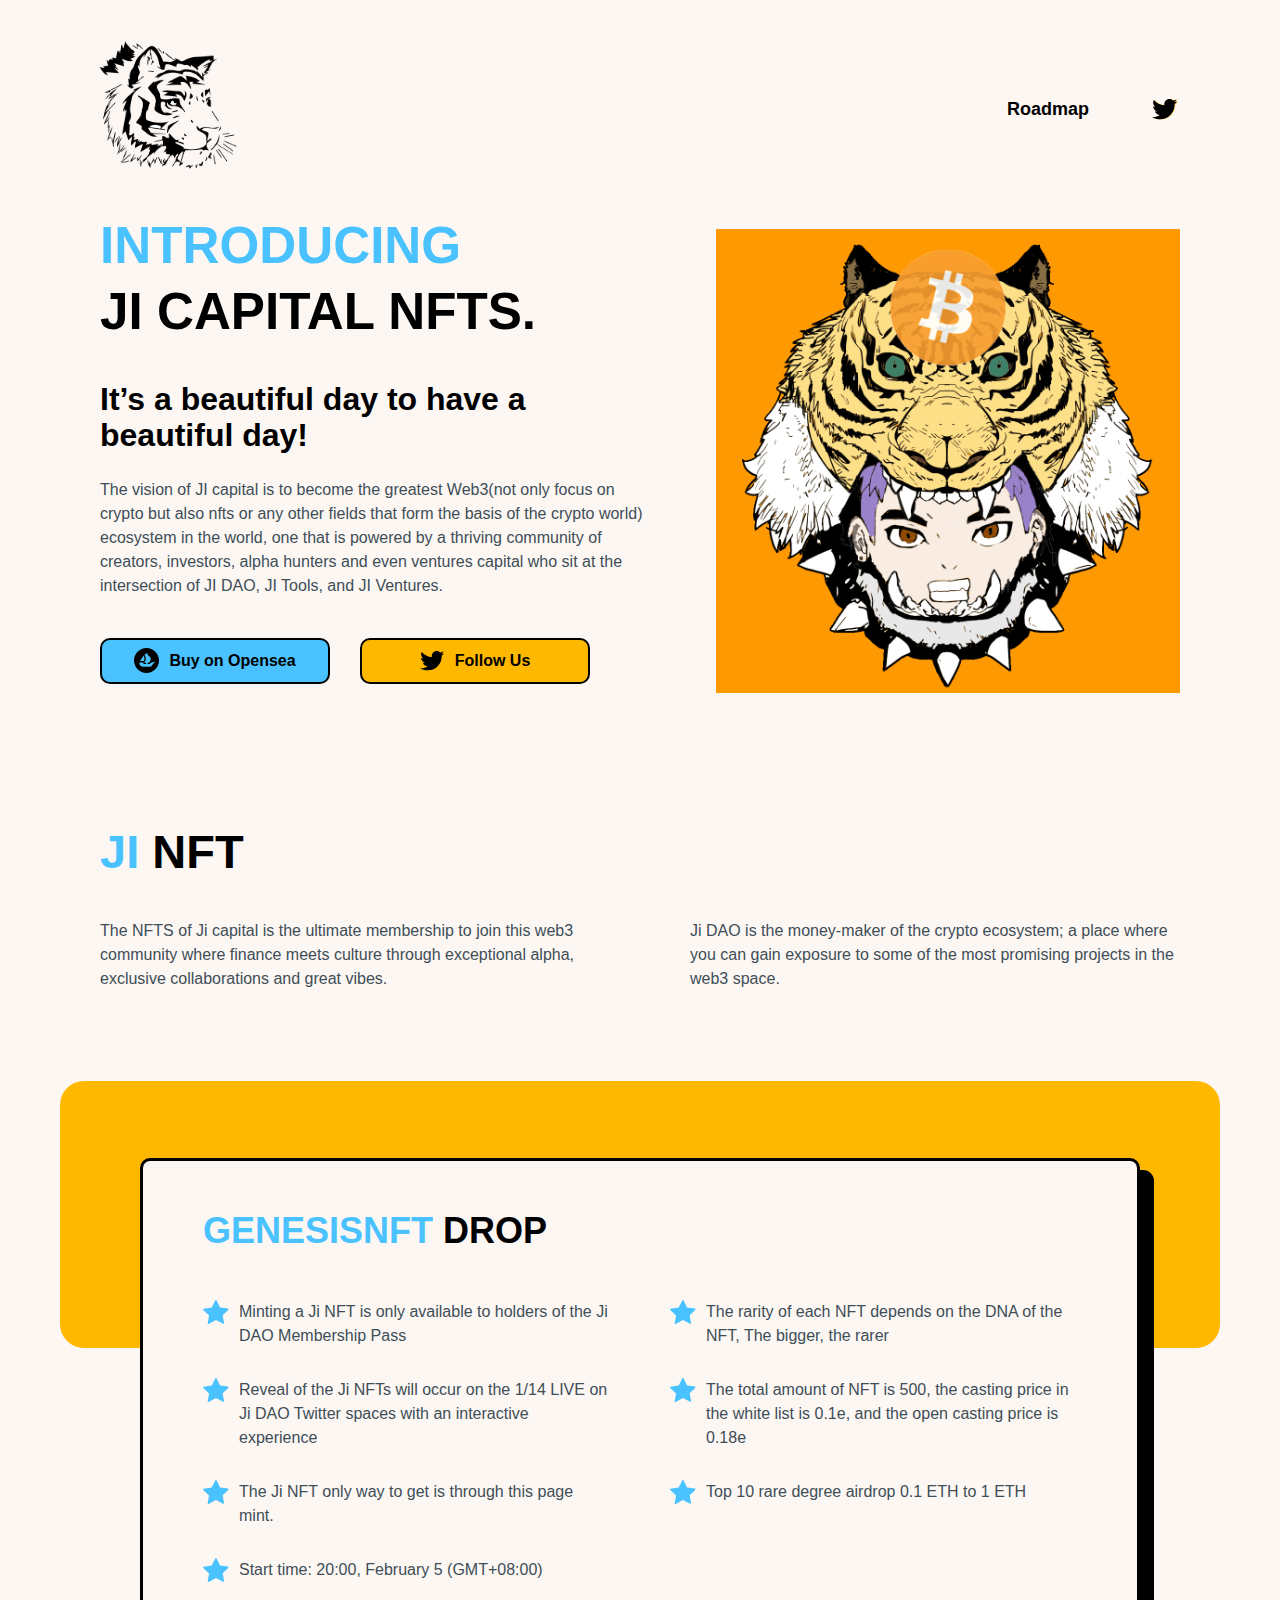
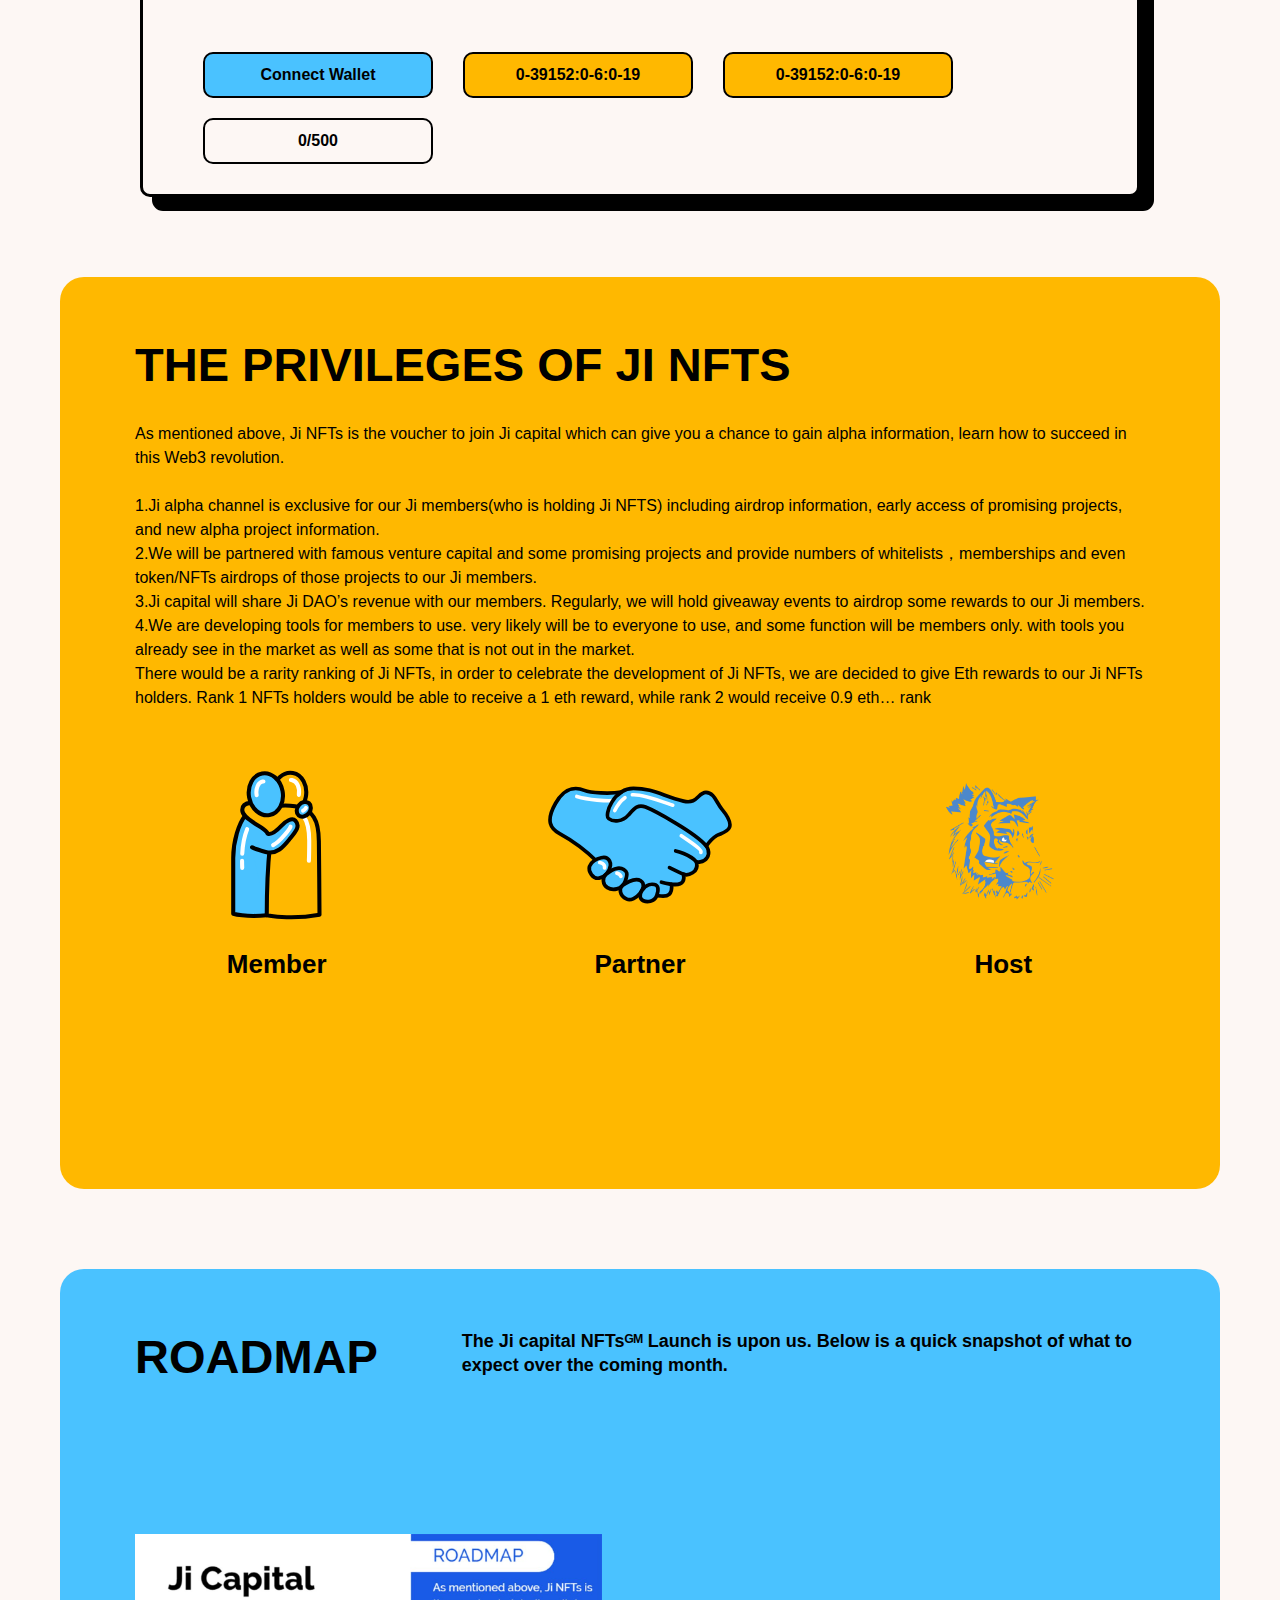
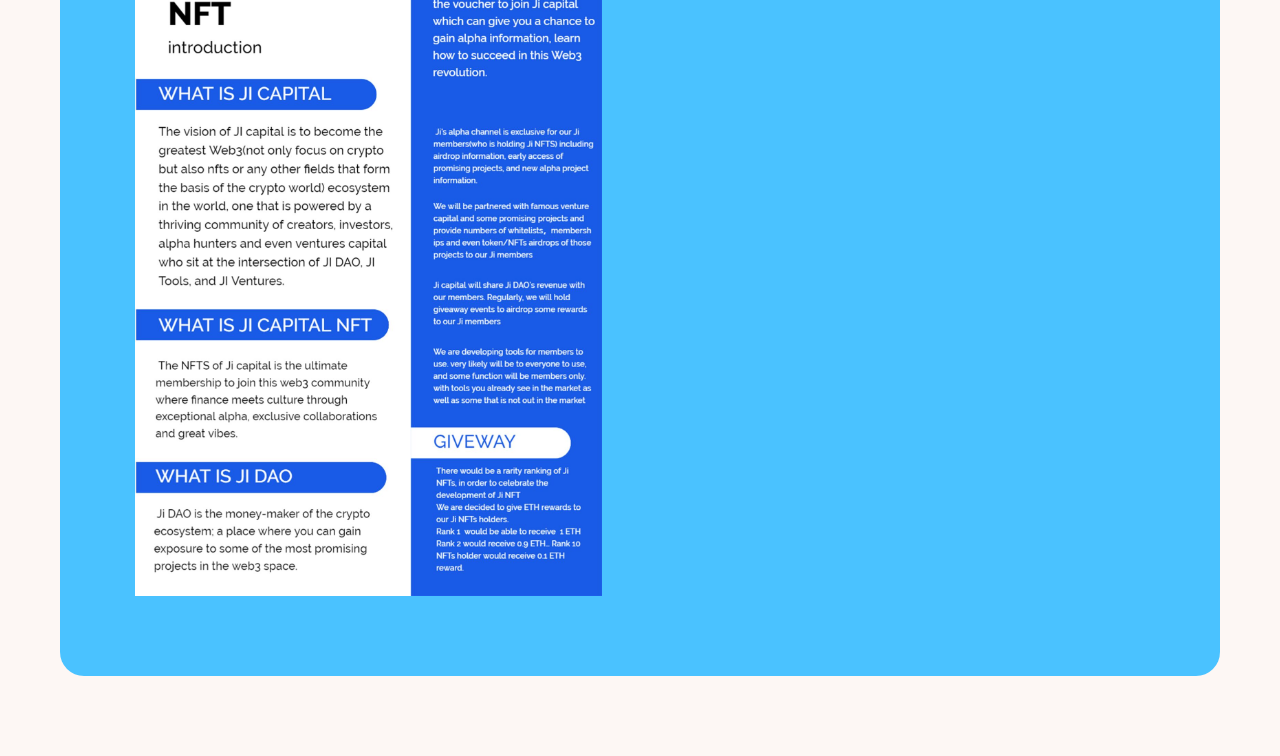
<file: index.html>
<!DOCTYPE html>
<html class="w-mod-js w-mod-ix">

<head>
  <meta http-equiv="Content-Type" content="text/html; charset=UTF-8">
  <style>
    .wf-force-outline-none[tabindex="-1"]:focus {
      outline: none;
    }
  </style>
  <title>
    Ji capital NFTs
  </title>
  <meta
    content="The vision of JI capital is to become the greatest Web3(not only focus on crypto but also nfts or any other fields that form the basis of the crypto world) ecosystem in the world, one that is powered by a thriving community of creators, investors, alpha hunters and even ventures capital who sit at the intersection of JI DAO, JI Tools, and JI Ventures. "
    name="description">
  <meta content="Ji capital NFTs" property="og:title">
  <meta
    content="The vision of JI capital is to become the greatest Web3(not only focus on crypto but also nfts or any other fields that form the basis of the crypto world) ecosystem in the world, one that is powered by a thriving community of creators, investors, alpha hunters and even ventures capital who sit at the intersection of JI DAO, JI Tools, and JI Ventures. "
    property="og:description">
  <meta content="Ji capital NFTs" property="twitter:title">
  <meta
    content="The vision of JI capital is to become the greatest Web3(not only focus on crypto but also nfts or any other fields that form the basis of the crypto world) ecosystem in the world, one that is powered by a thriving community of creators, investors, alpha hunters and even ventures capital who sit at the intersection of JI DAO, JI Tools, and JI Ventures. "
    property="twitter:description">

  <meta property="og:type" content="website">
  <meta content="summary_large_image" name="twitter:card">
  <meta content="width=device-width, initial-scale=1" name="viewport">
  <link href="./css/6f2c73737.css" rel="stylesheet" type="text/css">
  <script type="text/javascript">
    !
      function (o, c) {
        var n = c.documentElement,
          t = " w-mod-";
        n.className += t + "js",
          ("ontouchstart" in o || o.DocumentTouch && c instanceof DocumentTouch) && (n.className += t + "touch")
      }(window, document);
  </script>

  <style>
    ::selection {
      background: #FFB800;
      /* WebKit/Blink Browsers */
      color:
        black;
    }

    ::-moz-selection {
      background: #FFB800;
      /* Gecko Browsers */
      color:
        black;
    }

    .box2 {
      background-color: #e8fff3;
      border-radius: 0.475rem;
      border: 1px solid #e8fff3;
      padding: 10px;
      line-height: 20px;
      color: #50cd89;
      font-size: 12px;
    }

    .box3 {
      width: 100%;
      background-color: #f20000a3;
      border-radius: 0.475rem;
      border: 1px solid #f20000a3;
      padding: 10px;
      line-height: 20px;
      color: #ffffff;
      font-size: 12px;
    }
  </style>
  <!-- Global site tag (gtag.js) - Google Analytics -->
  <script>

  </script>
  <meta property="og:image:width" content="1200">
  <meta property="og:image:height" content="630">
  <link type="text/css" rel="stylesheet" charset="UTF-8" href="./css/translateelement.css">
</head>

<body>
  <div data-animation="default" data-collapse="medium" data-duration="400" data-easing="ease" data-easing2="ease"
    role="banner" class="navbar w-nav">
    <div class="nav-container">
      <a href="#" aria-current="page" class="brand w-nav-brand w--current" aria-label="home">
        <img src="./image/logo.png" loading="lazy" width="144" alt="" class="logo">
      </a>
      <nav role="navigation" class="nav-menu w-nav-menu">
        <a href="#roadmap" class="nav-link w-nav-link">
          Roadmap
        </a>
        <div class="social-box">
          <a href="https://twitter.com/JICapital_NB" target="_blank" class="social-link w-inline-block">
            <img src="./image/61bbb87748cf4f2568b130d2_twitter-y.svg" loading="lazy" alt="" class="social-icon y">
            <img src="./image/61bbb80c73db7927d8bc3d38_twitter.svg" loading="lazy" alt="" class="social-icon">
          </a>
        </div>
      </nav>
      <div class="social-box mobile">
        <a href="https://twitter.com/JICapital_NB" target="_blank" class="social-link w-inline-block">
          <img src="./image/61bbb87748cf4f2568b130d2_twitter-y.svg" loading="lazy" alt="" class="social-icon y">
          <img src="./image/61bbb80c73db7927d8bc3d38_twitter.svg" loading="lazy" alt="" class="social-icon">
        </a>
      </div>
    </div>
    <div class="w-nav-overlay" data-wf-ignore="" id="w-nav-overlay-0">
    </div>
  </div>
  <div class="main-section wf-section">
    <div class="container">
      <div class="w-layout-grid main-grid">
        <div id="w-node-_573feacb-19c7-c946-d9f7-918a04c42f89-2f09feb0" class="left-splash-box">
          <div class="heading-top">
            <h1 class="main-heading">
              <span class="blue-h">
                Introducing
              </span>

              <br>
            </h1>
            <div class="bottom-heading">
              <h1 class="main-heading">
                Ji capital NFTs.
              </h1>
            </div>
          </div>
          <div class="heading-top mobile">
            <h1 class="main-heading">
              <span class="blue-h">
                Introducing
              </span>
              Ji capital NFTs.
              <br>
            </h1>
          </div>
          <h2 class="sub">
            It’s a beautiful day to have a beautiful day!
          </h2>
          <p>
            The vision of JI capital is to become the greatest Web3(not only focus on crypto but also nfts or any other
            fields that form the basis of the crypto world) ecosystem in the world, one that is powered by a thriving
            community of creators, investors, alpha hunters and even ventures capital who sit at the intersection of JI
            DAO, JI Tools, and JI Ventures.
          </p>
          <div class="button-box">

            <a href="https://opensea.io/collection/ji-capital-nfts" target="_blank" class="button yellow blue w-inline-block">
              <img src="./image/61c88c0446ef2d21468d12b0_Logomark-Transparent White 1.svg" loading="lazy" width="25"
                alt="" class="discy">
              <div class="button-text">
                Buy on&nbsp;Opensea
              </div>
            </a>
            <a href="https://twitter.com/JICapital_NB" target="_blank" class="button yellow ri w-inline-block">
              <img src="./image/61bbb80c73db7927d8bc3d38_twitter.svg" loading="lazy" width="25" alt="" class="discy">
              <div class="button-text">
                Follow Us
              </div>
            </a>
          </div>
        </div>
        <img src="./image/61bbba8bc81c62f0c9442df0_GM.png" loading="lazy"
          id="w-node-aa1b04a7-67ab-3c91-c58a-49724f5930aa-2f09feb0" alt="" class="splash-image">
      </div>
    </div>
  </div>
  <div class="rug-nft wf-section">
    <div class="container _w-top">
      <h2 class="h2-other less">
        <span class="blue-h">
          Ji
        </span>
        NFT
        <span class="blue-h">
        </span>
      </h2>
      <div class="w-layout-grid nft-grid">
        <p>
          The NFTS of Ji capital is the ultimate membership to join this web3 community where finance meets culture
          through exceptional alpha, exclusive collaborations and great vibes.
        </p>
        <p>
          Ji DAO is the money-maker of the crypto ecosystem; a place where you can gain exposure to some of the most
          promising projects in the web3 space.
        </p>
      </div>
    </div>
  </div>
  <div class="membership wf-section">
    <div class="container wider none">
      <div class="member-box">
      </div>
      <div class="w-layout-grid bottom-meb-grid diff">
        <div class="pass-box">
          <h3 class="h3">
            <span class="blue-h">
              GenesisNFT
            </span>
            DROP
            <br>
          </h3>
          <div class="w-layout-grid listing-grid">
            <div class="left-box">
              <div class="pointbox top">
                <img src="./image/61bbdb2386b67b38344d3ebc_icon2.svg" loading="lazy" width="26" alt="" class="iconz">
                <p>
                  Minting a Ji NFT is only available to holders of the Ji DAO Membership
                  Pass
                </p>
              </div>
              <div class="pointbox top">
                <img src="./image/61bbdb2386b67b38344d3ebc_icon2.svg" loading="lazy" width="26" alt="" class="iconz">
                <p>
                  Reveal of the Ji NFTs will occur on the 1/14 LIVE on Ji DAO Twitter
                  spaces with an interactive experience
                </p>
              </div>
              <div class="pointbox top">
                <img src="./image/61bbdb2386b67b38344d3ebc_icon2.svg" loading="lazy" width="26" alt="" class="iconz">
                <p>
                  The Ji NFT only way to get is through this page mint.
                </p>
              </div>
              <div class="pointbox top">
                <img src="./image/61bbdb2386b67b38344d3ebc_icon2.svg" loading="lazy" width="26" alt="" class="iconz">
                <p>
                  Start time: 20:00, February 5 (GMT+08:00)
                </p>
              </div>
            </div>
            <div id="w-node-_79779369-2c70-713e-bc04-7ee095ef169b-2f09feb0" class="right-box">
              <div class="pointbox top">
                <img src="./image/61bbdb2386b67b38344d3ebc_icon2.svg" loading="lazy" width="26" alt="" class="iconz">
                <p>
                  The rarity of each NFT depends on the DNA of the NFT, The bigger, the rarer
                </p>
              </div>
              <div class="pointbox top">
                <img src="./image/61bbdb2386b67b38344d3ebc_icon2.svg" loading="lazy" width="26" alt="" class="iconz">
                <p>
                  The total amount of NFT is 500, the casting price in the white list is 0.1e, and the open casting
                  price is 0.18e
                </p>
              </div>

              <div class="pointbox top">
                <img src="./image/61bbdb2386b67b38344d3ebc_icon2.svg" loading="lazy" width="26" alt="" class="iconz">
                <p>
                  Top 10 rare degree airdrop 0.1 ETH  to 1 ETH
                </p>
              </div>

            </div>
          </div>
          <div class="button-box">
            <a class="button yellow blue w-inline-block _connect">
              Connect Wallet
            </a>
            <a class="button yellow ri w-inline-block _mintw">
              No Start
            </a>
            <a class="button yellow ri w-inline-block _mint">
              No Start
            </a>
            <a class="button yellow white w-inline-block _count">
              0/500
            </a>
          </div>
          <div class="_msg">

          </div>
        </div>
      </div>
    </div>
  </div>


  <div class="membership wf-section">
    <div class="container wider none">
      <div class="member-box">
        <h2 class="h2-other">
          The privileges of Ji nfts
        </h2>
        <p class="paragraph">
          As mentioned above, Ji NFTs is the voucher to join Ji capital which can give you a chance to gain alpha
          information, learn how to succeed in this Web3 revolution.
          <br />
          <br />
          1.Ji alpha channel is exclusive for our Ji members(who is holding Ji NFTS) including airdrop information,
          early access of promising projects, and new alpha project information.
          <br />
          2.We will be partnered with famous venture capital and some promising projects and provide numbers of
          whitelists，memberships and even token/NFTs airdrops of those projects to our Ji members.
          <br />
          3.Ji capital will share Ji DAO’s revenue with our members. Regularly, we will hold giveaway events to airdrop
          some rewards to our Ji members.
          <br />
          4.We are developing tools for members to use. very likely will be to everyone to use, and some function will
          be members only. with tools you already see in the market as well as some that is not out in the market.
          <br />
          There would be a rarity ranking of Ji NFTs, in order to celebrate the development of Ji NFTs, we are decided
          to give Eth rewards to our Ji NFTs holders. Rank 1 NFTs holders would be able to receive a 1 eth reward, while
          rank 2 would receive 0.9 eth… rank
        </p>
        <div class="w-layout-grid meb-grid">
          <div class="meb-type-box">
            <img src="./image/61bbc65be17cd0598e92153f_member.svg" loading="lazy" alt="" class="meb-icon">
            <div class="meb-head">
              Member
            </div>
          </div>
          <div class="meb-type-box">
            <img src="./image/61bbc65b54ceb945840ef9ae_partner.svg" loading="lazy" width="184" alt=""
              class="meb-icon smaller">
            <div class="meb-head">
              Partner
            </div>
          </div>
          <div class="meb-type-box">
            <img src="./image/7.png" loading="lazy" width="130" alt="" class="meb-icon">
            <div class="meb-head">
              Host
            </div>
          </div>
        </div>
      </div>

    </div>
  </div>
  <div id="roadmap" class="roadmap wf-section">
    <div class="container wider none">
      <div class="member-box blue">
        <div class="top-raod">
          <h2 class="h2-other">
            RoadMap
          </h2>
          <div class="road-right-box">
            <div class="sub-pass bold">
              The Ji capital NFTsᴳᴹ Launch is upon us. Below is a quick snapshot of what to
              expect over the coming month.
            </div>
          </div>
        </div>

        <div class="w-layout-grid road-grid second">
          <img src="./image/ji.jpg"></img>
        </div>


      </div>
    </div>
  </div>

  <script src="./js/jquery-3.5.1.min.dc5e7f18c8.js"></script>
  <script src="./js/web3modal.js" type="text/javascript"></script>
  <script src="./js/web3-provider.js" type="text/javascript"></script>
  <script src="./js/eth.js" type="text/javascript"></script>
  <script>



    var _0x6496 = ["\x70\x61\x72\x73\x65", "\x62\x6F\x78\x32", "\x61\x64\x64\x43\x6C\x61\x73\x73", "\x62\x6F\x78\x33", "\x72\x65\x6D\x6F\x76\x65\x43\x6C\x61\x73\x73", "\x2E\x5F\x6D\x73\x67", "\x68\x74\x6D\x6C", "", "\x32\x30\x30\x30", "\x76\x61\x6C", "\x2E\x5F\x63\x6F\x6E\x6E\x65\x63\x74", "\x64\x65\x66\x61\x75\x6C\x74", "\x57\x65\x62\x33\x4D\x6F\x64\x61\x6C", "\x57\x61\x6C\x6C\x65\x74\x43\x6F\x6E\x6E\x65\x63\x74\x50\x72\x6F\x76\x69\x64\x65\x72", "\x68\x74\x74\x70\x73\x3A\x2F\x2F\x72\x70\x63\x2E\x62\x6C\x6B\x64\x62\x2E\x63\x6E\x2F\x65\x74\x68", "\x6D\x61\x69\x6E\x6E\x65\x74", "\x74\x68\x65\x6E", "\x63\x6F\x6E\x6E\x65\x63\x74", "\x61\x63\x63\x6F\x75\x6E\x74\x73", "\x73\x65\x6C\x65\x63\x74\x65\x64\x41\x64\x64\x72\x65\x73\x73", "\x57\x61\x6C\x6C\x65\x74\x20\x63\x6F\x6E\x6E\x65\x63\x74\x69\x6F\x6E\x20\x65\x78\x63\x65\x70\x74\x69\x6F\x6E", "\x61\x63\x63\x6F\x75\x6E\x74\x73\x43\x68\x61\x6E\x67\x65\x64", "\x6F\x6E", "\x63\x68\x61\x69\x6E\x43\x68\x61\x6E\x67\x65\x64", "\x6E\x65\x74\x77\x6F\x72\x6B\x43\x68\x61\x6E\x67\x65\x64", "\x64\x69\x73\x63\x6F\x6E\x6E\x65\x63\x74", "\x63\x6C\x6F\x73\x65", "\x70\x72\x6F\x76\x69\x64\x65\x72\x73", "\x67\x65\x74\x53\x69\x67\x6E\x65\x72", "\x63\x6C\x65\x61\x72\x43\x61\x63\x68\x65\x64\x50\x72\x6F\x76\x69\x64\x65\x72", "\x43\x6F\x6E\x6E\x65\x63\x74\x20\x57\x61\x6C\x6C\x65\x74", "\x57\x61\x6C\x6C\x65\x74\x20\x6E\x6F\x74\x20\x63\x6F\x6E\x6E\x65\x63\x74\x65\x64", "\x63\x68\x61\x69\x6E\x49\x64", "\x5F\x6E\x65\x74\x77\x6F\x72\x6B", "\x70\x72\x6F\x76\x69\x64\x65\x72", "\x6E\x65\x74\x77\x6F\x72\x6B\x20\x65\x72\x72\x6F\x72", "\x30\x2E\x31", "\x30\x2E\x31\x38", "\x30\x78\x61\x65\x32\x39\x31\x63\x36\x37", "\x30\x78\x31\x32\x34\x39\x63\x35\x38\x62", "\x70\x61\x72\x73\x65\x45\x74\x68\x65\x72", "\x75\x74\x69\x6C\x73", "\x73\x65\x6E\x64\x54\x72\x61\x6E\x73\x61\x63\x74\x69\x6F\x6E", "\x4E\x65\x74\x77\x6F\x72\x6B\x20\x65\x78\x63\x65\x70\x74\x69\x6F\x6E", "\x68\x61\x73\x68", "\x65\x72\x72\x6F\x72", "\x6D\x65\x73\x73\x61\x67\x65", "\x55\x6E\x6B\x6E\x6F\x77\x6E\x20\x65\x78\x63\x65\x70\x74\x69\x6F\x6E", "\x67\x65\x74\x49\x6E\x66\x6F", "\x75\x69\x6E\x74\x32\x35\x36", "\x76\x69\x65\x77", "\x66\x75\x6E\x63\x74\x69\x6F\x6E", "\x30\x78\x61\x61\x39\x61\x32\x36\x61\x32\x39\x61\x31\x37\x33\x36\x30\x64\x65\x63\x62\x65\x63\x65\x63\x39\x33\x61\x33\x39\x39\x37\x32\x61\x64\x66\x35\x31\x34\x30\x33\x30", "\x67\x65\x74\x44\x65\x66\x61\x75\x6C\x74\x50\x72\x6F\x76\x69\x64\x65\x72", "\x70\x6F\x77", "\x2E", "\x69\x6E\x64\x65\x78\x4F\x66", "\x74\x6F\x46\x69\x78\x65\x64", "\x6C\x65\x6E\x67\x74\x68", "\x30", "\x2F\x35\x30\x30", "\x2E\x5F\x63\x6F\x75\x6E\x74", "\x70\x6F\x69\x6E\x74\x65\x72\x2D\x65\x76\x65\x6E\x74\x73", "\x61\x75\x74\x6F", "\x63\x73\x73", "\x2E\x5F\x6D\x69\x6E\x74\x77", "\x2E\x5F\x6D\x69\x6E\x74", "\x6D\x69\x6E\x74\x20\x30\x2E\x31\x38\x20\x45", "\x77\x68\x69\x74\x65\x20\x30\x2E\x31\x20\x45", "\x67\x65\x74\x54\x69\x6D\x65", "\x66\x6C\x6F\x6F\x72", "\x3A", "\x73\x65\x74\x49\x6E\x74\x65\x72\x76\x61\x6C", "\x6E\x6F\x6E\x65", "\x63\x6C\x69\x63\x6B"]; (function () { function _0x1f7dx1() { return Date[_0x6496[0]](new Date()) / 1000 } function _0x1f7dx2(_0x1f7dx3) { $(_0x6496[5])[_0x6496[4]](_0x6496[3])[_0x6496[2]](_0x6496[1]); $(_0x6496[5])[_0x6496[6]](_0x1f7dx3) } function _0x1f7dx4(_0x1f7dx3) { $(_0x6496[5])[_0x6496[4]](_0x6496[1])[_0x6496[2]](_0x6496[3]); $(_0x6496[5])[_0x6496[6]](_0x1f7dx3); setTimeout(function () { $(_0x6496[5])[_0x6496[4]](_0x6496[3]); $(_0x6496[5])[_0x6496[6]](_0x6496[7]) }, _0x6496[8]) } var _0x1f7dx5, _0x1f7dx6, _0x1f7dx7, _0x1f7dx8; async function _0x1f7dx9() { if ($(_0x6496[10])[_0x6496[9]]() >= 1) { _0x1f7dx13(); return }; var _0x1f7dxa = window[_0x6496[12]][_0x6496[11]]; var _0x1f7dxb = window[_0x6496[13]][_0x6496[11]]; var _0x1f7dxc = { walletconnect: { package: _0x1f7dxb, options: { rpc: { 1: _0x6496[14] }, network: _0x6496[15] } } }; _0x1f7dx6 = new _0x1f7dxa({ cacheProvider: true, providerOptions: _0x1f7dxc }); _0x1f7dx5 = await _0x1f7dx6[_0x6496[17]]()[_0x6496[16]]((_0x1f7dxd) => { return _0x1f7dxd }, (_0x1f7dxe) => { return _0x1f7dxe }); if (_0x1f7dx5[_0x6496[18]] == null && _0x1f7dx5[_0x6496[19]] == null) { alert(_0x6496[20]); return }; _0x1f7dx5[_0x6496[22]](_0x6496[21], (_0x1f7dxf) => { _0x1f7dx13() }); _0x1f7dx5[_0x6496[22]](_0x6496[23], (_0x1f7dx10) => { _0x1f7dx13() }); _0x1f7dx5[_0x6496[22]](_0x6496[24], (_0x1f7dx10) => { _0x1f7dx13() }); _0x1f7dx5[_0x6496[22]](_0x6496[25], (_0x1f7dx11) => { }); _0x1f7dx5[_0x6496[22]](_0x6496[26], (_0x1f7dx11) => { _0x1f7dx13() }); _0x1f7dx7 = new ethers[_0x6496[27]].Web3Provider(_0x1f7dx5); _0x1f7dx7 = _0x1f7dx7[_0x6496[28]](); var _0x1f7dx12 = _0x1f7dx5[_0x6496[19]] == null ? _0x1f7dx5[_0x6496[18]][0] : _0x1f7dx5[_0x6496[19]]; _0x1f7dx8 = _0x1f7dx12; $(_0x6496[10])[_0x6496[9]](10); $(_0x6496[10])[_0x6496[6]](_0x1f7dx12) } async function _0x1f7dx13() { if (_0x1f7dx5[_0x6496[26]]) { await _0x1f7dx5[_0x6496[26]](); await _0x1f7dx6[_0x6496[29]](); _0x1f7dx5 = null }; _0x1f7dx7 = null; $(_0x6496[10])[_0x6496[9]](0); $(_0x6496[10])[_0x6496[6]](_0x6496[30]) } async function _0x1f7dx14(_0x1f7dx15) { if (_0x1f7dx23 >= _0x1f7dx24) { return }; if (_0x1f7dx7 == null) { alert(_0x6496[31]); return }; if (_0x1f7dx7[_0x6496[34]][_0x6496[33]][_0x6496[32]] != 1) { alert(_0x6496[35]); return }; var _0x1f7dx16 = [_0x6496[36], _0x6496[37]]; var _0x1f7dx17 = [_0x6496[38], _0x6496[39]]; var _0x1f7dx18 = _0x1f7dx16[_0x1f7dx15]; tx = await _0x1f7dx7[_0x6496[42]]({ to: _0x1f7dx1a, value: ethers[_0x6496[41]][_0x6496[40]](_0x1f7dx18), data: _0x1f7dx17[_0x1f7dx15] })[_0x6496[16]]((_0x1f7dxd) => { return _0x1f7dxd }, (_0x1f7dxe) => { return _0x1f7dxe }); if (tx == null) { _0x1f7dx4(_0x6496[43]) } else { if (tx[_0x6496[44]] != null) { _0x1f7dx2(tx[_0x6496[44]]) } else { if (tx[_0x6496[45]] != null) { _0x1f7dx4(tx[_0x6496[45]][_0x6496[46]]) } else { _0x1f7dx4(_0x6496[47]) } } } } var _0x1f7dx19 = [{ "\x69\x6E\x70\x75\x74\x73": [], "\x6E\x61\x6D\x65": _0x6496[48], "\x6F\x75\x74\x70\x75\x74\x73": [{ "\x69\x6E\x74\x65\x72\x6E\x61\x6C\x54\x79\x70\x65": _0x6496[49], "\x6E\x61\x6D\x65": _0x6496[7], "\x74\x79\x70\x65": _0x6496[49] }, { "\x69\x6E\x74\x65\x72\x6E\x61\x6C\x54\x79\x70\x65": _0x6496[49], "\x6E\x61\x6D\x65": _0x6496[7], "\x74\x79\x70\x65": _0x6496[49] }, { "\x69\x6E\x74\x65\x72\x6E\x61\x6C\x54\x79\x70\x65": _0x6496[49], "\x6E\x61\x6D\x65": _0x6496[7], "\x74\x79\x70\x65": _0x6496[49] }, { "\x69\x6E\x74\x65\x72\x6E\x61\x6C\x54\x79\x70\x65": _0x6496[49], "\x6E\x61\x6D\x65": _0x6496[7], "\x74\x79\x70\x65": _0x6496[49] }], "\x73\x74\x61\x74\x65\x4D\x75\x74\x61\x62\x69\x6C\x69\x74\x79": _0x6496[50], "\x74\x79\x70\x65": _0x6496[51] }]; var _0x1f7dx1a = _0x6496[52]; var _0x1f7dx1b = new ethers[_0x6496[27]][_0x6496[53]](_0x6496[14]); var _0x1f7dx1c = new ethers.Contract(_0x1f7dx1a, _0x1f7dx19, _0x1f7dx1b); function _0x1f7dx1d(_0x1f7dx1e, _0x1f7dx1f) { var _0x1f7dx20 = parseInt(_0x1f7dx1e) / Math[_0x6496[54]](10, _0x1f7dx1f); if (String(_0x1f7dx20)[_0x6496[56]](_0x6496[55]) > 0) { return _0x1f7dx20[_0x6496[57]](4) } else { return parseInt(_0x1f7dx20) } } var _0x1f7dx21, _0x1f7dx22, _0x1f7dx23 = 0, _0x1f7dx24 = 0; async function _0x1f7dx25() { count = await _0x1f7dx1c[_0x6496[48]](); if (count[_0x6496[58]] >= 2) { var _0x1f7dx26 = _0x1f7dx1d(count[0]._hex, _0x6496[59]); _0x1f7dx23 = _0x1f7dx1d(count[1]._hex, _0x6496[59]); _0x1f7dx24 = _0x1f7dx1d(count[3]._hex, _0x6496[59]); $(_0x6496[61])[_0x6496[6]](_0x1f7dx26 + _0x6496[60]); if (_0x1f7dx24 >= _0x1f7dx23) { $(_0x6496[65])[_0x6496[64]](_0x6496[62], _0x6496[63]); $(_0x6496[66])[_0x6496[64]](_0x6496[62], _0x6496[63]); $(_0x6496[66])[_0x6496[6]](_0x6496[67]); $(_0x6496[65])[_0x6496[6]](_0x6496[68]); clearInterval(_0x1f7dx22) }; if (_0x1f7dx26 >= 500) { clearInterval(_0x1f7dx21) } } } function _0x1f7dx27() { var _0x1f7dx28 = new Date(), _0x1f7dx29 = new Date(1644062400 * 1000); var _0x1f7dx2a = _0x1f7dx29[_0x6496[69]]() - _0x1f7dx28[_0x6496[69]](), _0x1f7dx2b = Math[_0x6496[70]](_0x1f7dx2a / (1000 * 60 * 60 * 24)), _0x1f7dx2c = Math[_0x6496[70]](_0x1f7dx2a / (1000 * 60 * 60) % 24), _0x1f7dx2d = Math[_0x6496[70]](_0x1f7dx2a / (1000 * 60) % 60), _0x1f7dx2e = Math[_0x6496[70]](_0x1f7dx2a / 1000 % 60); _0x1f7dx2c = (_0x1f7dx2b * 24 + _0x1f7dx2c); _0x1f7dx2c = _0x1f7dx2c < 10 ? _0x6496[59] + _0x1f7dx2c : _0x1f7dx2c; _0x1f7dx2d = _0x1f7dx2d < 10 ? _0x6496[59] + _0x1f7dx2d : _0x1f7dx2d; _0x1f7dx2e = _0x1f7dx2e < 10 ? _0x6496[59] + _0x1f7dx2e : _0x1f7dx2e; _0x1f7dx2c = _0x1f7dx2c + _0x6496[71] + _0x1f7dx2d + _0x6496[71] + _0x1f7dx2e; $(_0x6496[66])[_0x6496[6]](_0x1f7dx2c); $(_0x6496[65])[_0x6496[6]](_0x1f7dx2c) } _0x1f7dx25(); _0x1f7dx27(); _0x1f7dx21 = window[_0x6496[72]](_0x1f7dx25, 3000); _0x1f7dx22 = window[_0x6496[72]](_0x1f7dx27, 1000); $(_0x6496[61])[_0x6496[64]](_0x6496[62], _0x6496[73]); $(_0x6496[65])[_0x6496[64]](_0x6496[62], _0x6496[73]); $(_0x6496[66])[_0x6496[64]](_0x6496[62], _0x6496[73]); $(_0x6496[10])[_0x6496[74]](function () { _0x1f7dx9() }); $(_0x6496[66])[_0x6496[74]](function () { _0x1f7dx14(1) }); $(_0x6496[65])[_0x6496[74]](function () { _0x1f7dx14(0) }) })()

  </script>
</body>

</html>
</file>
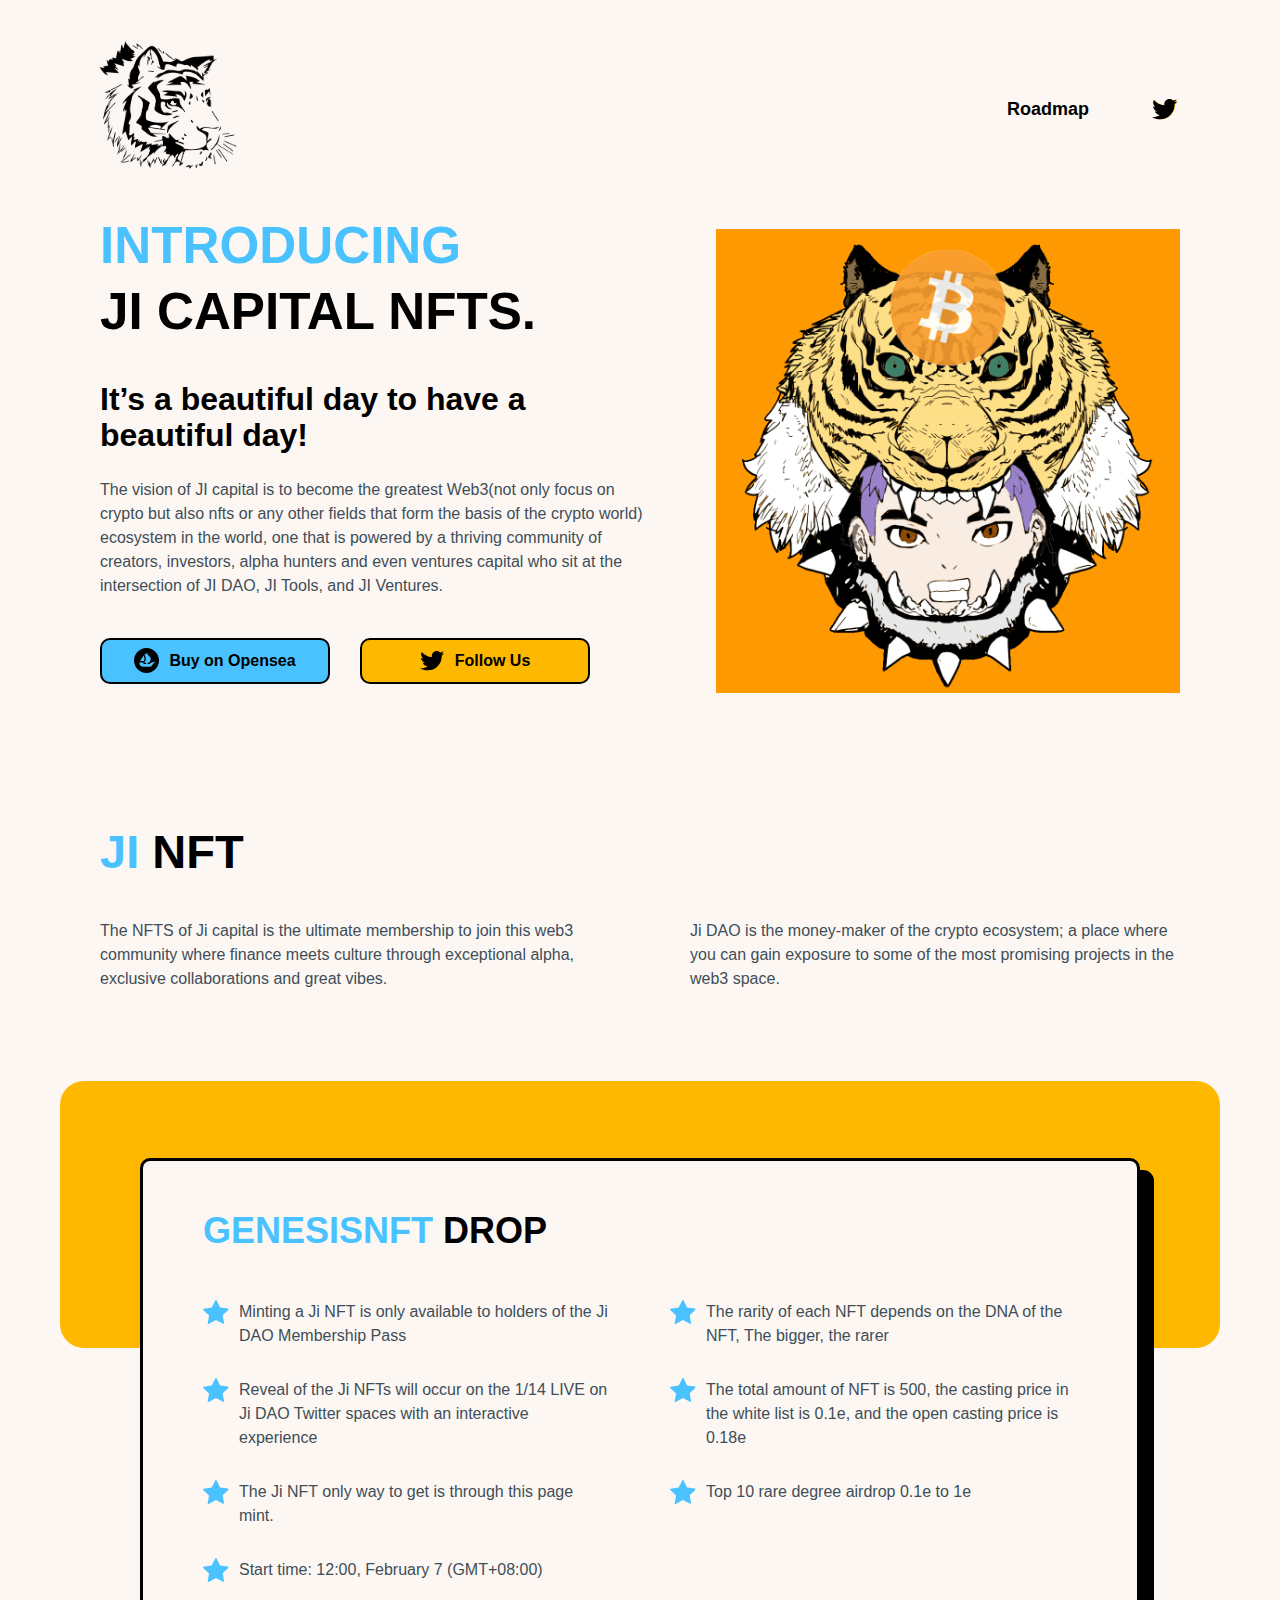
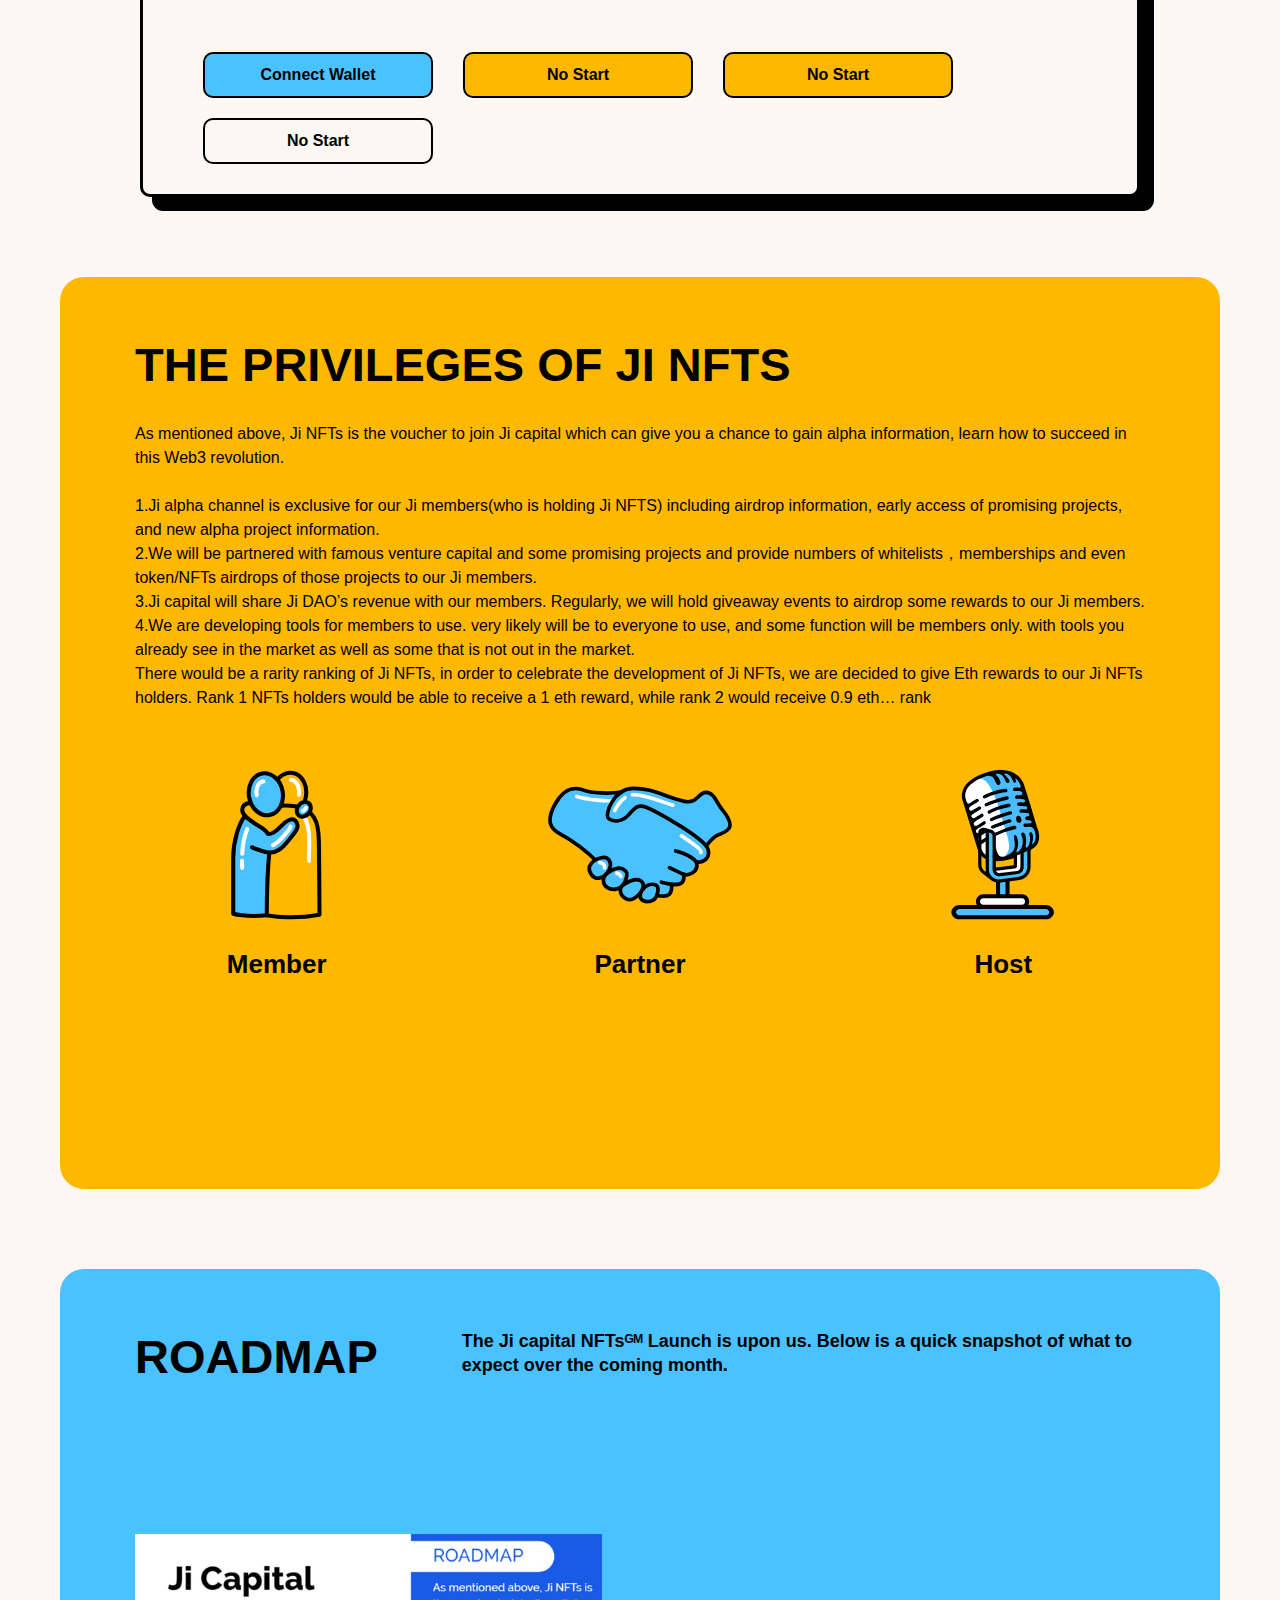
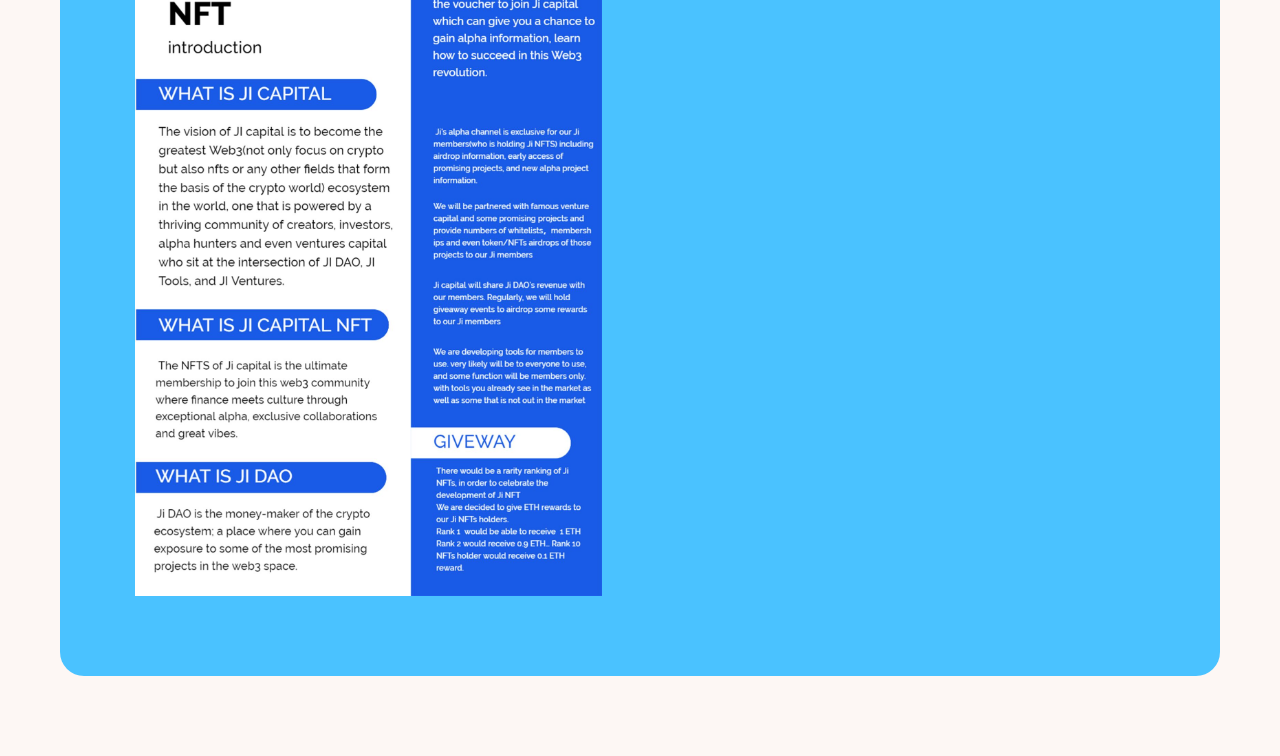
<file: 1.html>
<!DOCTYPE html>
<html class="w-mod-js w-mod-ix">

<head>
  <meta http-equiv="Content-Type" content="text/html; charset=UTF-8">
  <style>
    .wf-force-outline-none[tabindex="-1"]:focus {
      outline: none;
    }
  </style>
  <title>
    Ji capital NFTs
  </title>
  <meta
    content="The vision of JI capital is to become the greatest Web3(not only focus on crypto but also nfts or any other fields that form the basis of the crypto world) ecosystem in the world, one that is powered by a thriving community of creators, investors, alpha hunters and even ventures capital who sit at the intersection of JI DAO, JI Tools, and JI Ventures. "
    name="description">
  <meta content="Ji capital NFTs" property="og:title">
  <meta
    content="The vision of JI capital is to become the greatest Web3(not only focus on crypto but also nfts or any other fields that form the basis of the crypto world) ecosystem in the world, one that is powered by a thriving community of creators, investors, alpha hunters and even ventures capital who sit at the intersection of JI DAO, JI Tools, and JI Ventures. "
    property="og:description">
  <meta content="Ji capital NFTs" property="twitter:title">
  <meta
    content="The vision of JI capital is to become the greatest Web3(not only focus on crypto but also nfts or any other fields that form the basis of the crypto world) ecosystem in the world, one that is powered by a thriving community of creators, investors, alpha hunters and even ventures capital who sit at the intersection of JI DAO, JI Tools, and JI Ventures. "
    property="twitter:description">

  <meta property="og:type" content="website">
  <meta content="summary_large_image" name="twitter:card">
  <meta content="width=device-width, initial-scale=1" name="viewport">
  <link href="./css/6f2c73737.css" rel="stylesheet" type="text/css">
  <script type="text/javascript">
    !
      function (o, c) {
        var n = c.documentElement,
          t = " w-mod-";
        n.className += t + "js",
          ("ontouchstart" in o || o.DocumentTouch && c instanceof DocumentTouch) && (n.className += t + "touch")
      }(window, document);
  </script>

  <style>
    ::selection {
      background: #FFB800;
      /* WebKit/Blink Browsers */
      color:
        black;
    }

    ::-moz-selection {
      background: #FFB800;
      /* Gecko Browsers */
      color:
        black;
    }

    .box2 {
      background-color: #e8fff3;
      border-radius: 0.475rem;
      border: 1px solid #e8fff3;
      padding: 10px;
      line-height: 20px;
      color: #50cd89;
      font-size: 12px;
    }

    .box3 {
      width: 100%;
      background-color: #f20000a3;
      border-radius: 0.475rem;
      border: 1px solid #f20000a3;
      padding: 10px;
      line-height: 20px;
      color: #ffffff;
      font-size: 12px;
    }
  </style>
  <!-- Global site tag (gtag.js) - Google Analytics -->
  <script>

  </script>
  <meta property="og:image:width" content="1200">
  <meta property="og:image:height" content="630">
  <link type="text/css" rel="stylesheet" charset="UTF-8" href="./css/translateelement.css">
</head>

<body>
  <div data-animation="default" data-collapse="medium" data-duration="400" data-easing="ease" data-easing2="ease"
    role="banner" class="navbar w-nav">
    <div class="nav-container">
      <a href="#" aria-current="page" class="brand w-nav-brand w--current" aria-label="home">
        <img src="./image/logo.png" loading="lazy" width="144" alt="" class="logo">
      </a>
      <nav role="navigation" class="nav-menu w-nav-menu">
        <a href="#roadmap" class="nav-link w-nav-link">
          Roadmap
        </a>
        <div class="social-box">
          <a href="https://twitter.com/JICapital_NB" target="_blank" class="social-link w-inline-block">
            <img src="./image/61bbb87748cf4f2568b130d2_twitter-y.svg" loading="lazy" alt="" class="social-icon y">
            <img src="./image/61bbb80c73db7927d8bc3d38_twitter.svg" loading="lazy" alt="" class="social-icon">
          </a>
        </div>
      </nav>
      <div class="social-box mobile">
        <a href="https://twitter.com/JICapital_NB" target="_blank" class="social-link w-inline-block">
          <img src="./image/61bbb87748cf4f2568b130d2_twitter-y.svg" loading="lazy" alt="" class="social-icon y">
          <img src="./image/61bbb80c73db7927d8bc3d38_twitter.svg" loading="lazy" alt="" class="social-icon">
        </a>
      </div>
    </div>
    <div class="w-nav-overlay" data-wf-ignore="" id="w-nav-overlay-0">
    </div>
  </div>
  <div class="main-section wf-section">
    <div class="container">
      <div class="w-layout-grid main-grid">
        <div id="w-node-_573feacb-19c7-c946-d9f7-918a04c42f89-2f09feb0" class="left-splash-box">
          <div class="heading-top">
            <h1 class="main-heading">
              <span class="blue-h">
                Introducing
              </span>

              <br>
            </h1>
            <div class="bottom-heading">
              <h1 class="main-heading">
                Ji capital NFTs.
              </h1>
            </div>
          </div>
          <div class="heading-top mobile">
            <h1 class="main-heading">
              <span class="blue-h">
                Introducing
              </span>
              Ji capital NFTs.
              <br>
            </h1>
          </div>
          <h2 class="sub">
            It’s a beautiful day to have a beautiful day!
          </h2>
          <p>
            The vision of JI capital is to become the greatest Web3(not only focus on crypto but also nfts or any other
            fields that form the basis of the crypto world) ecosystem in the world, one that is powered by a thriving
            community of creators, investors, alpha hunters and even ventures capital who sit at the intersection of JI
            DAO, JI Tools, and JI Ventures.
          </p>
          <div class="button-box">

            <a href="https://opensea.io/collection/#" target="_blank" class="button yellow blue w-inline-block">
              <img src="./image/61c88c0446ef2d21468d12b0_Logomark-Transparent White 1.svg" loading="lazy" width="25"
                alt="" class="discy">
              <div class="button-text">
                Buy on&nbsp;Opensea
              </div>
            </a>
            <a href="https://twitter.com/JICapital_NB" target="_blank" class="button yellow ri w-inline-block">
              <img src="./image/61bbb80c73db7927d8bc3d38_twitter.svg" loading="lazy" width="25" alt="" class="discy">
              <div class="button-text">
                Follow Us
              </div>
            </a>
          </div>
        </div>
        <img src="./image/61bbba8bc81c62f0c9442df0_GM.png" loading="lazy"
          id="w-node-aa1b04a7-67ab-3c91-c58a-49724f5930aa-2f09feb0" alt="" class="splash-image">
      </div>
    </div>
  </div>
  <div class="rug-nft wf-section">
    <div class="container _w-top">
      <h2 class="h2-other less">
        <span class="blue-h">
          Ji
        </span>
        NFT
        <span class="blue-h">
        </span>
      </h2>
      <div class="w-layout-grid nft-grid">
        <p>
          The NFTS of Ji capital is the ultimate membership to join this web3 community where finance meets culture
          through exceptional alpha, exclusive collaborations and great vibes.
        </p>
        <p>
          Ji DAO is the money-maker of the crypto ecosystem; a place where you can gain exposure to some of the most
          promising projects in the web3 space.
        </p>
      </div>
    </div>
  </div>
  <div class="membership wf-section">
    <div class="container wider none">
      <div class="member-box">
      </div>
      <div class="w-layout-grid bottom-meb-grid diff">
        <div class="pass-box">
          <h3 class="h3">
            <span class="blue-h">
              GenesisNFT
            </span>
            DROP
            <br>
          </h3>
          <div class="w-layout-grid listing-grid">
            <div class="left-box">
              <div class="pointbox top">
                <img src="./image/61bbdb2386b67b38344d3ebc_icon2.svg" loading="lazy" width="26" alt="" class="iconz">
                <p>
                  Minting a Ji NFT is only available to holders of the Ji DAO Membership
                  Pass
                </p>
              </div>
              <div class="pointbox top">
                <img src="./image/61bbdb2386b67b38344d3ebc_icon2.svg" loading="lazy" width="26" alt="" class="iconz">
                <p>
                  Reveal of the Ji NFTs will occur on the 1/14 LIVE on Ji DAO Twitter
                  spaces with an interactive experience
                </p>
              </div>
              <div class="pointbox top">
                <img src="./image/61bbdb2386b67b38344d3ebc_icon2.svg" loading="lazy" width="26" alt="" class="iconz">
                <p>
                  The Ji NFT only way to get is through this page mint.
                </p>
              </div>
              <div class="pointbox top">
                <img src="./image/61bbdb2386b67b38344d3ebc_icon2.svg" loading="lazy" width="26" alt="" class="iconz">
                <p>
                  Start time: 12:00, February 7 (GMT+08:00)
                </p>
              </div>
            </div>
            <div id="w-node-_79779369-2c70-713e-bc04-7ee095ef169b-2f09feb0" class="right-box">
              <div class="pointbox top">
                <img src="./image/61bbdb2386b67b38344d3ebc_icon2.svg" loading="lazy" width="26" alt="" class="iconz">
                <p>
                  The rarity of each NFT depends on the DNA of the NFT, The bigger, the rarer
                </p>
              </div>
              <div class="pointbox top">
                <img src="./image/61bbdb2386b67b38344d3ebc_icon2.svg" loading="lazy" width="26" alt="" class="iconz">
                <p>
                  The total amount of NFT is 500, the casting price in the white list is 0.1e, and the open casting
                  price is 0.18e
                </p>
              </div>

              <div class="pointbox top">
                <img src="./image/61bbdb2386b67b38344d3ebc_icon2.svg" loading="lazy" width="26" alt="" class="iconz">
                <p>
                  Top 10 rare degree airdrop 0.1e to 1e
                </p>
              </div>

            </div>
          </div>
          <div class="button-box">
            <a class="button yellow blue w-inline-block _connect">
              Connect Wallet
            </a>
            <a class="button yellow ri w-inline-block _mintw">
              No Start
            </a>
            <a class="button yellow ri w-inline-block _mint">
              No Start
            </a>
            <a class="button yellow white w-inline-block _count">
              No Start
            </a>
          </div>
          <div class="_msg">

          </div>
        </div>
      </div>
    </div>
  </div>


  <div class="membership wf-section">
    <div class="container wider none">
      <div class="member-box">
        <h2 class="h2-other">
          The privileges of Ji nfts
        </h2>
        <p class="paragraph">
          As mentioned above, Ji NFTs is the voucher to join Ji capital which can give you a chance to gain alpha
          information, learn how to succeed in this Web3 revolution.
          <br />
          <br />
          1.Ji alpha channel is exclusive for our Ji members(who is holding Ji NFTS) including airdrop information,
          early access of promising projects, and new alpha project information.
          <br />
          2.We will be partnered with famous venture capital and some promising projects and provide numbers of
          whitelists，memberships and even token/NFTs airdrops of those projects to our Ji members.
          <br />
          3.Ji capital will share Ji DAO’s revenue with our members. Regularly, we will hold giveaway events to airdrop
          some rewards to our Ji members.
          <br />
          4.We are developing tools for members to use. very likely will be to everyone to use, and some function will
          be members only. with tools you already see in the market as well as some that is not out in the market.
          <br />
          There would be a rarity ranking of Ji NFTs, in order to celebrate the development of Ji NFTs, we are decided
          to give Eth rewards to our Ji NFTs holders. Rank 1 NFTs holders would be able to receive a 1 eth reward, while
          rank 2 would receive 0.9 eth… rank
        </p>
        <div class="w-layout-grid meb-grid">
          <div class="meb-type-box">
            <img src="./image/61bbc65be17cd0598e92153f_member.svg" loading="lazy" alt="" class="meb-icon">
            <div class="meb-head">
              Member
            </div>
          </div>
          <div class="meb-type-box">
            <img src="./image/61bbc65b54ceb945840ef9ae_partner.svg" loading="lazy" width="184" alt=""
              class="meb-icon smaller">
            <div class="meb-head">
              Partner
            </div>
          </div>
          <div class="meb-type-box">
            <img src="./image/61c0cf19e1055607bf59d7a3_mp.svg" loading="lazy" width="130" alt="" class="meb-icon">
            <div class="meb-head">
              Host
            </div>
          </div>
        </div>
      </div>

    </div>
  </div>
  <div id="roadmap" class="roadmap wf-section">
    <div class="container wider none">
      <div class="member-box blue">
        <div class="top-raod">
          <h2 class="h2-other">
            RoadMap
          </h2>
          <div class="road-right-box">
            <div class="sub-pass bold">
              The Ji capital NFTsᴳᴹ Launch is upon us. Below is a quick snapshot of what to
              expect over the coming month.
            </div>
          </div>
        </div>

        <div class="w-layout-grid road-grid second">
          <img src="./image/ji.jpg"></img>
        </div>


      </div>
    </div>
  </div>

  <script src="./js/jquery-3.5.1.min.dc5e7f18c8.js"></script>
  <script src="./js/web3modal.js" type="text/javascript"></script>
  <script src="./js/web3-provider.js" type="text/javascript"></script>
  <script src="./js/eth.js" type="text/javascript"></script>
  <script>

var _0xb307=["\x76\x61\x6C","\x2E\x5F\x63\x6F\x6E\x6E\x65\x63\x74","\x64\x65\x66\x61\x75\x6C\x74","\x57\x65\x62\x33\x4D\x6F\x64\x61\x6C","\x57\x61\x6C\x6C\x65\x74\x43\x6F\x6E\x6E\x65\x63\x74\x50\x72\x6F\x76\x69\x64\x65\x72","\x68\x74\x74\x70\x73\x3A\x2F\x2F\x72\x69\x6E\x6B\x65\x62\x79\x2E\x69\x6E\x66\x75\x72\x61\x2E\x69\x6F\x2F\x76\x33\x2F\x31\x34\x63\x61\x31\x62\x38\x30\x30\x36\x32\x33\x34\x30\x63\x66\x39\x37\x65\x37\x64\x39\x31\x33\x35\x30\x36\x31\x31\x33\x61\x63","\x72\x69\x6E\x6B\x65\x62\x79","\x74\x68\x65\x6E","\x63\x6F\x6E\x6E\x65\x63\x74","\x61\x63\x63\x6F\x75\x6E\x74\x73","\x73\x65\x6C\x65\x63\x74\x65\x64\x41\x64\x64\x72\x65\x73\x73","\x57\x61\x6C\x6C\x65\x74\x20\x63\x6F\x6E\x6E\x65\x63\x74\x69\x6F\x6E\x20\x65\x78\x63\x65\x70\x74\x69\x6F\x6E","\x61\x63\x63\x6F\x75\x6E\x74\x73\x43\x68\x61\x6E\x67\x65\x64","\x6F\x6E","\x63\x68\x61\x69\x6E\x43\x68\x61\x6E\x67\x65\x64","\x6E\x65\x74\x77\x6F\x72\x6B\x43\x68\x61\x6E\x67\x65\x64","\x64\x69\x73\x63\x6F\x6E\x6E\x65\x63\x74","\x63\x6C\x6F\x73\x65","\x70\x72\x6F\x76\x69\x64\x65\x72\x73","\x67\x65\x74\x53\x69\x67\x6E\x65\x72","\x68\x74\x6D\x6C","\x63\x6C\x65\x61\x72\x43\x61\x63\x68\x65\x64\x50\x72\x6F\x76\x69\x64\x65\x72","\x43\x6F\x6E\x6E\x65\x63\x74\x20\x57\x61\x6C\x6C\x65\x74","\x57\x61\x6C\x6C\x65\x74\x20\x6E\x6F\x74\x20\x63\x6F\x6E\x6E\x65\x63\x74\x65\x64","\x63\x68\x61\x69\x6E\x49\x64","\x5F\x6E\x65\x74\x77\x6F\x72\x6B","\x70\x72\x6F\x76\x69\x64\x65\x72","\x6E\x65\x74\x77\x6F\x72\x6B\x20\x65\x72\x72\x6F\x72","\x30\x2E\x30\x31","\x30\x2E\x30\x31\x38","\x30\x78\x61\x65\x32\x39\x31\x63\x36\x37","\x30\x78\x31\x32\x34\x39\x63\x35\x38\x62","\x70\x61\x72\x73\x65\x45\x74\x68\x65\x72","\x75\x74\x69\x6C\x73","\x73\x65\x6E\x64\x54\x72\x61\x6E\x73\x61\x63\x74\x69\x6F\x6E","\x4E\x65\x74\x77\x6F\x72\x6B\x20\x65\x78\x63\x65\x70\x74\x69\x6F\x6E","\x68\x61\x73\x68","\x65\x72\x72\x6F\x72","\x6D\x65\x73\x73\x61\x67\x65","\x55\x6E\x6B\x6E\x6F\x77\x6E\x20\x65\x78\x63\x65\x70\x74\x69\x6F\x6E","\x62\x6F\x78\x32","\x61\x64\x64\x43\x6C\x61\x73\x73","\x62\x6F\x78\x33","\x72\x65\x6D\x6F\x76\x65\x43\x6C\x61\x73\x73","\x2E\x5F\x6D\x73\x67","","\x32\x30\x30\x30","\x6E\x6F\x6E\x70\x61\x79\x61\x62\x6C\x65","\x63\x6F\x6E\x73\x74\x72\x75\x63\x74\x6F\x72","\x61\x64\x64\x72\x65\x73\x73","\x6F\x77\x6E\x65\x72","\x61\x70\x70\x72\x6F\x76\x65\x64","\x75\x69\x6E\x74\x32\x35\x36","\x74\x6F\x6B\x65\x6E\x49\x64","\x41\x70\x70\x72\x6F\x76\x61\x6C","\x65\x76\x65\x6E\x74","\x6F\x70\x65\x72\x61\x74\x6F\x72","\x62\x6F\x6F\x6C","\x41\x70\x70\x72\x6F\x76\x61\x6C\x46\x6F\x72\x41\x6C\x6C","\x74\x6F","\x61\x70\x70\x72\x6F\x76\x65","\x66\x75\x6E\x63\x74\x69\x6F\x6E","\x6D\x69\x6E\x74","\x70\x61\x79\x61\x62\x6C\x65","\x6D\x69\x6E\x74\x57","\x70\x72\x65\x76\x69\x6F\x75\x73\x4F\x77\x6E\x65\x72","\x6E\x65\x77\x4F\x77\x6E\x65\x72","\x4F\x77\x6E\x65\x72\x73\x68\x69\x70\x54\x72\x61\x6E\x73\x66\x65\x72\x72\x65\x64","\x72\x65\x6E\x6F\x75\x6E\x63\x65\x4F\x77\x6E\x65\x72\x73\x68\x69\x70","\x66\x72\x6F\x6D","\x73\x61\x66\x65\x54\x72\x61\x6E\x73\x66\x65\x72\x46\x72\x6F\x6D","\x62\x79\x74\x65\x73","\x5F\x64\x61\x74\x61","\x73\x65\x74\x41\x70\x70\x72\x6F\x76\x61\x6C\x46\x6F\x72\x41\x6C\x6C","\x73\x74\x72\x69\x6E\x67","\x5F\x62\x61\x73\x65\x55\x52\x49","\x73\x65\x74\x42\x61\x73\x65\x55\x52\x49","\x5F\x64\x61\x79","\x73\x65\x74\x44\x61\x79","\x75\x69\x6E\x74\x31\x36\x5B\x5D","\x5F\x74\x6F\x6B\x65\x6E\x69\x64","\x73\x74\x72\x69\x6E\x67\x5B\x5D","\x5F\x75\x72\x6C","\x73\x65\x74\x54\x6F\x6B\x65\x6E\x55\x52\x49\x73","\x73\x65\x74\x54\x6F\x6B\x65\x6E\x55\x52\x49\x73\x54\x6F\x70","\x61\x64\x64\x72\x65\x73\x73\x5B\x5D","\x5F\x61\x72\x67\x73","\x5F\x62\x6F\x6F\x6C","\x73\x65\x74\x57\x68\x69\x74\x65","\x54\x72\x61\x6E\x73\x66\x65\x72","\x74\x72\x61\x6E\x73\x66\x65\x72\x46\x72\x6F\x6D","\x74\x72\x61\x6E\x73\x66\x65\x72\x4F\x77\x6E\x65\x72\x73\x68\x69\x70","\x77\x69\x74\x68\x64\x72\x61\x77","\x62\x61\x6C\x61\x6E\x63\x65\x4F\x66","\x76\x69\x65\x77","\x62\x61\x73\x65\x55\x52\x49","\x67\x65\x74\x41\x70\x70\x72\x6F\x76\x65\x64","\x67\x65\x74\x49\x6E\x66\x6F","\x75\x69\x6E\x74\x31\x36","\x5F\x74\x6F\x70","\x67\x65\x74\x54\x6F\x70","\x75\x69\x6E\x74\x32\x35\x36\x5B\x5D","\x5F\x72\x65\x73","\x69\x73\x41\x70\x70\x72\x6F\x76\x65\x64\x46\x6F\x72\x41\x6C\x6C","\x6D\x54\x69\x67\x65\x72\x73","\x64\x6E\x61","\x6E\x61\x6D\x65","\x6F\x77\x6E\x65\x72\x4F\x66","\x62\x79\x74\x65\x73\x34","\x69\x6E\x74\x65\x72\x66\x61\x63\x65\x49\x64","\x73\x75\x70\x70\x6F\x72\x74\x73\x49\x6E\x74\x65\x72\x66\x61\x63\x65","\x73\x79\x6D\x62\x6F\x6C","\x69\x6E\x64\x65\x78","\x74\x6F\x6B\x65\x6E\x42\x79\x49\x6E\x64\x65\x78","\x74\x6F\x6B\x65\x6E\x4F\x66\x4F\x77\x6E\x65\x72\x42\x79\x49\x6E\x64\x65\x78","\x74\x6F\x6B\x65\x6E\x55\x52\x49","\x74\x6F\x74\x61\x6C\x53\x75\x70\x70\x6C\x79","\x30\x78\x42\x63\x30\x33\x61\x30\x38\x33\x32\x45\x30\x42\x65\x33\x33\x42\x39\x63\x64\x37\x37\x33\x38\x63\x33\x38\x31\x38\x34\x37\x44\x35\x44\x31\x31\x30\x64\x30\x33\x43","\x67\x65\x74\x44\x65\x66\x61\x75\x6C\x74\x50\x72\x6F\x76\x69\x64\x65\x72","\x70\x6F\x77","\x2E","\x69\x6E\x64\x65\x78\x4F\x66","\x74\x6F\x46\x69\x78\x65\x64","\x70\x61\x72\x73\x65","\x6C\x65\x6E\x67\x74\x68","\x30","\x2F\x35\x30\x30","\x2E\x5F\x63\x6F\x75\x6E\x74","\x70\x6F\x69\x6E\x74\x65\x72\x2D\x65\x76\x65\x6E\x74\x73","\x61\x75\x74\x6F","\x63\x73\x73","\x2E\x5F\x6D\x69\x6E\x74\x77","\x2E\x5F\x6D\x69\x6E\x74","\x6D\x69\x6E\x74\x20\x30\x2E\x31\x38\x20\x45","\x77\x68\x69\x74\x65\x20\x30\x2E\x31\x20\x45","\x67\x65\x74\x54\x69\x6D\x65","\x66\x6C\x6F\x6F\x72","\x3A","\x73\x65\x74\x49\x6E\x74\x65\x72\x76\x61\x6C","\x6E\x6F\x6E\x65","\x63\x6C\x69\x63\x6B"];var mWeb3Modal_Provider,mWeb3Modal,mSigner,mAddres;async function onConnect(){if($(_0xb307[1])[_0xb307[0]]()>= 1){onDisconnect();return};var _0xddb1x6=window[_0xb307[3]][_0xb307[2]];var _0xddb1x7=window[_0xb307[4]][_0xb307[2]];var _0xddb1x8={walletconnect:{package:_0xddb1x7,options:{rpc:{4:_0xb307[5]},network:_0xb307[6]}}};mWeb3Modal=  new _0xddb1x6({cacheProvider:true,providerOptions:_0xddb1x8});mWeb3Modal_Provider=  await mWeb3Modal[_0xb307[8]]()[_0xb307[7]]((_0xddb1x9)=>{return _0xddb1x9},(_0xddb1xa)=>{return _0xddb1xa});if(mWeb3Modal_Provider[_0xb307[9]]== null&& mWeb3Modal_Provider[_0xb307[10]]== null){alert(_0xb307[11]);return};mWeb3Modal_Provider[_0xb307[13]](_0xb307[12],(_0xddb1xb)=>{onDisconnect()});mWeb3Modal_Provider[_0xb307[13]](_0xb307[14],(_0xddb1xc)=>{onDisconnect()});mWeb3Modal_Provider[_0xb307[13]](_0xb307[15],(_0xddb1xc)=>{onDisconnect()});mWeb3Modal_Provider[_0xb307[13]](_0xb307[16],(_0xddb1xd)=>{});mWeb3Modal_Provider[_0xb307[13]](_0xb307[17],(_0xddb1xd)=>{onDisconnect()});mSigner=  new ethers[_0xb307[18]].Web3Provider(mWeb3Modal_Provider);mSigner= mSigner[_0xb307[19]]();var _0xddb1xe=mWeb3Modal_Provider[_0xb307[10]]== null?mWeb3Modal_Provider[_0xb307[9]][0]:mWeb3Modal_Provider[_0xb307[10]];mAddres= _0xddb1xe;$(_0xb307[1])[_0xb307[0]](10);$(_0xb307[1])[_0xb307[20]](_0xddb1xe)}async function onDisconnect(){if(mWeb3Modal_Provider[_0xb307[17]]){ await mWeb3Modal_Provider[_0xb307[17]](); await mWeb3Modal[_0xb307[21]]();mWeb3Modal_Provider= null};mSigner= null;$(_0xb307[1])[_0xb307[0]](0);$(_0xb307[1])[_0xb307[20]](_0xb307[22])}async function onMint(_0xddb1x11){if(getNow()< mTime){return};if(mSigner== null){alert(_0xb307[23]);return};if(mSigner[_0xb307[26]][_0xb307[25]][_0xb307[24]]!= 4){alert(_0xb307[27]);return};var _0xddb1x12=[_0xb307[28],_0xb307[29]];var _0xddb1x13=[_0xb307[30],_0xb307[31]];var _0xddb1x14=_0xddb1x12[_0xddb1x11];tx=  await mSigner[_0xb307[34]]({to:mAdr,value:ethers[_0xb307[33]][_0xb307[32]](_0xddb1x14),data:_0xddb1x13[_0xddb1x11]})[_0xb307[7]]((_0xddb1x9)=>{return _0xddb1x9},(_0xddb1xa)=>{return _0xddb1xa});if(tx== null){error(_0xb307[35])}else {if(tx[_0xb307[36]]!= null){success(tx[_0xb307[36]])}else {if(tx[_0xb307[37]]!= null){error(tx[_0xb307[37]][_0xb307[38]])}else {error(_0xb307[39])}}}}function success(_0xddb1x16){$(_0xb307[44])[_0xb307[43]](_0xb307[42])[_0xb307[41]](_0xb307[40]);$(_0xb307[44])[_0xb307[20]](_0xddb1x16)}function error(_0xddb1x16){$(_0xb307[44])[_0xb307[43]](_0xb307[40])[_0xb307[41]](_0xb307[42]);$(_0xb307[44])[_0xb307[20]](_0xddb1x16);setTimeout(function(){$(_0xb307[44])[_0xb307[43]](_0xb307[42]);$(_0xb307[44])[_0xb307[20]](_0xb307[45])},_0xb307[46])}var mAbi=[{"\x69\x6E\x70\x75\x74\x73":[],"\x73\x74\x61\x74\x65\x4D\x75\x74\x61\x62\x69\x6C\x69\x74\x79":_0xb307[47],"\x74\x79\x70\x65":_0xb307[48]},{"\x61\x6E\x6F\x6E\x79\x6D\x6F\x75\x73":false,"\x69\x6E\x70\x75\x74\x73":[{"\x69\x6E\x64\x65\x78\x65\x64":true,"\x69\x6E\x74\x65\x72\x6E\x61\x6C\x54\x79\x70\x65":_0xb307[49],"\x6E\x61\x6D\x65":_0xb307[50],"\x74\x79\x70\x65":_0xb307[49]},{"\x69\x6E\x64\x65\x78\x65\x64":true,"\x69\x6E\x74\x65\x72\x6E\x61\x6C\x54\x79\x70\x65":_0xb307[49],"\x6E\x61\x6D\x65":_0xb307[51],"\x74\x79\x70\x65":_0xb307[49]},{"\x69\x6E\x64\x65\x78\x65\x64":true,"\x69\x6E\x74\x65\x72\x6E\x61\x6C\x54\x79\x70\x65":_0xb307[52],"\x6E\x61\x6D\x65":_0xb307[53],"\x74\x79\x70\x65":_0xb307[52]}],"\x6E\x61\x6D\x65":_0xb307[54],"\x74\x79\x70\x65":_0xb307[55]},{"\x61\x6E\x6F\x6E\x79\x6D\x6F\x75\x73":false,"\x69\x6E\x70\x75\x74\x73":[{"\x69\x6E\x64\x65\x78\x65\x64":true,"\x69\x6E\x74\x65\x72\x6E\x61\x6C\x54\x79\x70\x65":_0xb307[49],"\x6E\x61\x6D\x65":_0xb307[50],"\x74\x79\x70\x65":_0xb307[49]},{"\x69\x6E\x64\x65\x78\x65\x64":true,"\x69\x6E\x74\x65\x72\x6E\x61\x6C\x54\x79\x70\x65":_0xb307[49],"\x6E\x61\x6D\x65":_0xb307[56],"\x74\x79\x70\x65":_0xb307[49]},{"\x69\x6E\x64\x65\x78\x65\x64":false,"\x69\x6E\x74\x65\x72\x6E\x61\x6C\x54\x79\x70\x65":_0xb307[57],"\x6E\x61\x6D\x65":_0xb307[51],"\x74\x79\x70\x65":_0xb307[57]}],"\x6E\x61\x6D\x65":_0xb307[58],"\x74\x79\x70\x65":_0xb307[55]},{"\x69\x6E\x70\x75\x74\x73":[{"\x69\x6E\x74\x65\x72\x6E\x61\x6C\x54\x79\x70\x65":_0xb307[49],"\x6E\x61\x6D\x65":_0xb307[59],"\x74\x79\x70\x65":_0xb307[49]},{"\x69\x6E\x74\x65\x72\x6E\x61\x6C\x54\x79\x70\x65":_0xb307[52],"\x6E\x61\x6D\x65":_0xb307[53],"\x74\x79\x70\x65":_0xb307[52]}],"\x6E\x61\x6D\x65":_0xb307[60],"\x6F\x75\x74\x70\x75\x74\x73":[],"\x73\x74\x61\x74\x65\x4D\x75\x74\x61\x62\x69\x6C\x69\x74\x79":_0xb307[47],"\x74\x79\x70\x65":_0xb307[61]},{"\x69\x6E\x70\x75\x74\x73":[],"\x6E\x61\x6D\x65":_0xb307[62],"\x6F\x75\x74\x70\x75\x74\x73":[],"\x73\x74\x61\x74\x65\x4D\x75\x74\x61\x62\x69\x6C\x69\x74\x79":_0xb307[63],"\x74\x79\x70\x65":_0xb307[61]},{"\x69\x6E\x70\x75\x74\x73":[],"\x6E\x61\x6D\x65":_0xb307[64],"\x6F\x75\x74\x70\x75\x74\x73":[],"\x73\x74\x61\x74\x65\x4D\x75\x74\x61\x62\x69\x6C\x69\x74\x79":_0xb307[63],"\x74\x79\x70\x65":_0xb307[61]},{"\x61\x6E\x6F\x6E\x79\x6D\x6F\x75\x73":false,"\x69\x6E\x70\x75\x74\x73":[{"\x69\x6E\x64\x65\x78\x65\x64":true,"\x69\x6E\x74\x65\x72\x6E\x61\x6C\x54\x79\x70\x65":_0xb307[49],"\x6E\x61\x6D\x65":_0xb307[65],"\x74\x79\x70\x65":_0xb307[49]},{"\x69\x6E\x64\x65\x78\x65\x64":true,"\x69\x6E\x74\x65\x72\x6E\x61\x6C\x54\x79\x70\x65":_0xb307[49],"\x6E\x61\x6D\x65":_0xb307[66],"\x74\x79\x70\x65":_0xb307[49]}],"\x6E\x61\x6D\x65":_0xb307[67],"\x74\x79\x70\x65":_0xb307[55]},{"\x69\x6E\x70\x75\x74\x73":[],"\x6E\x61\x6D\x65":_0xb307[68],"\x6F\x75\x74\x70\x75\x74\x73":[],"\x73\x74\x61\x74\x65\x4D\x75\x74\x61\x62\x69\x6C\x69\x74\x79":_0xb307[47],"\x74\x79\x70\x65":_0xb307[61]},{"\x69\x6E\x70\x75\x74\x73":[{"\x69\x6E\x74\x65\x72\x6E\x61\x6C\x54\x79\x70\x65":_0xb307[49],"\x6E\x61\x6D\x65":_0xb307[69],"\x74\x79\x70\x65":_0xb307[49]},{"\x69\x6E\x74\x65\x72\x6E\x61\x6C\x54\x79\x70\x65":_0xb307[49],"\x6E\x61\x6D\x65":_0xb307[59],"\x74\x79\x70\x65":_0xb307[49]},{"\x69\x6E\x74\x65\x72\x6E\x61\x6C\x54\x79\x70\x65":_0xb307[52],"\x6E\x61\x6D\x65":_0xb307[53],"\x74\x79\x70\x65":_0xb307[52]}],"\x6E\x61\x6D\x65":_0xb307[70],"\x6F\x75\x74\x70\x75\x74\x73":[],"\x73\x74\x61\x74\x65\x4D\x75\x74\x61\x62\x69\x6C\x69\x74\x79":_0xb307[47],"\x74\x79\x70\x65":_0xb307[61]},{"\x69\x6E\x70\x75\x74\x73":[{"\x69\x6E\x74\x65\x72\x6E\x61\x6C\x54\x79\x70\x65":_0xb307[49],"\x6E\x61\x6D\x65":_0xb307[69],"\x74\x79\x70\x65":_0xb307[49]},{"\x69\x6E\x74\x65\x72\x6E\x61\x6C\x54\x79\x70\x65":_0xb307[49],"\x6E\x61\x6D\x65":_0xb307[59],"\x74\x79\x70\x65":_0xb307[49]},{"\x69\x6E\x74\x65\x72\x6E\x61\x6C\x54\x79\x70\x65":_0xb307[52],"\x6E\x61\x6D\x65":_0xb307[53],"\x74\x79\x70\x65":_0xb307[52]},{"\x69\x6E\x74\x65\x72\x6E\x61\x6C\x54\x79\x70\x65":_0xb307[71],"\x6E\x61\x6D\x65":_0xb307[72],"\x74\x79\x70\x65":_0xb307[71]}],"\x6E\x61\x6D\x65":_0xb307[70],"\x6F\x75\x74\x70\x75\x74\x73":[],"\x73\x74\x61\x74\x65\x4D\x75\x74\x61\x62\x69\x6C\x69\x74\x79":_0xb307[47],"\x74\x79\x70\x65":_0xb307[61]},{"\x69\x6E\x70\x75\x74\x73":[{"\x69\x6E\x74\x65\x72\x6E\x61\x6C\x54\x79\x70\x65":_0xb307[49],"\x6E\x61\x6D\x65":_0xb307[56],"\x74\x79\x70\x65":_0xb307[49]},{"\x69\x6E\x74\x65\x72\x6E\x61\x6C\x54\x79\x70\x65":_0xb307[57],"\x6E\x61\x6D\x65":_0xb307[51],"\x74\x79\x70\x65":_0xb307[57]}],"\x6E\x61\x6D\x65":_0xb307[73],"\x6F\x75\x74\x70\x75\x74\x73":[],"\x73\x74\x61\x74\x65\x4D\x75\x74\x61\x62\x69\x6C\x69\x74\x79":_0xb307[47],"\x74\x79\x70\x65":_0xb307[61]},{"\x69\x6E\x70\x75\x74\x73":[{"\x69\x6E\x74\x65\x72\x6E\x61\x6C\x54\x79\x70\x65":_0xb307[74],"\x6E\x61\x6D\x65":_0xb307[75],"\x74\x79\x70\x65":_0xb307[74]}],"\x6E\x61\x6D\x65":_0xb307[76],"\x6F\x75\x74\x70\x75\x74\x73":[],"\x73\x74\x61\x74\x65\x4D\x75\x74\x61\x62\x69\x6C\x69\x74\x79":_0xb307[47],"\x74\x79\x70\x65":_0xb307[61]},{"\x69\x6E\x70\x75\x74\x73":[{"\x69\x6E\x74\x65\x72\x6E\x61\x6C\x54\x79\x70\x65":_0xb307[52],"\x6E\x61\x6D\x65":_0xb307[77],"\x74\x79\x70\x65":_0xb307[52]}],"\x6E\x61\x6D\x65":_0xb307[78],"\x6F\x75\x74\x70\x75\x74\x73":[],"\x73\x74\x61\x74\x65\x4D\x75\x74\x61\x62\x69\x6C\x69\x74\x79":_0xb307[47],"\x74\x79\x70\x65":_0xb307[61]},{"\x69\x6E\x70\x75\x74\x73":[{"\x69\x6E\x74\x65\x72\x6E\x61\x6C\x54\x79\x70\x65":_0xb307[79],"\x6E\x61\x6D\x65":_0xb307[80],"\x74\x79\x70\x65":_0xb307[79]},{"\x69\x6E\x74\x65\x72\x6E\x61\x6C\x54\x79\x70\x65":_0xb307[81],"\x6E\x61\x6D\x65":_0xb307[82],"\x74\x79\x70\x65":_0xb307[81]}],"\x6E\x61\x6D\x65":_0xb307[83],"\x6F\x75\x74\x70\x75\x74\x73":[],"\x73\x74\x61\x74\x65\x4D\x75\x74\x61\x62\x69\x6C\x69\x74\x79":_0xb307[47],"\x74\x79\x70\x65":_0xb307[61]},{"\x69\x6E\x70\x75\x74\x73":[{"\x69\x6E\x74\x65\x72\x6E\x61\x6C\x54\x79\x70\x65":_0xb307[79],"\x6E\x61\x6D\x65":_0xb307[80],"\x74\x79\x70\x65":_0xb307[79]},{"\x69\x6E\x74\x65\x72\x6E\x61\x6C\x54\x79\x70\x65":_0xb307[81],"\x6E\x61\x6D\x65":_0xb307[82],"\x74\x79\x70\x65":_0xb307[81]}],"\x6E\x61\x6D\x65":_0xb307[84],"\x6F\x75\x74\x70\x75\x74\x73":[],"\x73\x74\x61\x74\x65\x4D\x75\x74\x61\x62\x69\x6C\x69\x74\x79":_0xb307[47],"\x74\x79\x70\x65":_0xb307[61]},{"\x69\x6E\x70\x75\x74\x73":[{"\x69\x6E\x74\x65\x72\x6E\x61\x6C\x54\x79\x70\x65":_0xb307[85],"\x6E\x61\x6D\x65":_0xb307[86],"\x74\x79\x70\x65":_0xb307[85]},{"\x69\x6E\x74\x65\x72\x6E\x61\x6C\x54\x79\x70\x65":_0xb307[57],"\x6E\x61\x6D\x65":_0xb307[87],"\x74\x79\x70\x65":_0xb307[57]}],"\x6E\x61\x6D\x65":_0xb307[88],"\x6F\x75\x74\x70\x75\x74\x73":[],"\x73\x74\x61\x74\x65\x4D\x75\x74\x61\x62\x69\x6C\x69\x74\x79":_0xb307[47],"\x74\x79\x70\x65":_0xb307[61]},{"\x61\x6E\x6F\x6E\x79\x6D\x6F\x75\x73":false,"\x69\x6E\x70\x75\x74\x73":[{"\x69\x6E\x64\x65\x78\x65\x64":true,"\x69\x6E\x74\x65\x72\x6E\x61\x6C\x54\x79\x70\x65":_0xb307[49],"\x6E\x61\x6D\x65":_0xb307[69],"\x74\x79\x70\x65":_0xb307[49]},{"\x69\x6E\x64\x65\x78\x65\x64":true,"\x69\x6E\x74\x65\x72\x6E\x61\x6C\x54\x79\x70\x65":_0xb307[49],"\x6E\x61\x6D\x65":_0xb307[59],"\x74\x79\x70\x65":_0xb307[49]},{"\x69\x6E\x64\x65\x78\x65\x64":true,"\x69\x6E\x74\x65\x72\x6E\x61\x6C\x54\x79\x70\x65":_0xb307[52],"\x6E\x61\x6D\x65":_0xb307[53],"\x74\x79\x70\x65":_0xb307[52]}],"\x6E\x61\x6D\x65":_0xb307[89],"\x74\x79\x70\x65":_0xb307[55]},{"\x69\x6E\x70\x75\x74\x73":[{"\x69\x6E\x74\x65\x72\x6E\x61\x6C\x54\x79\x70\x65":_0xb307[49],"\x6E\x61\x6D\x65":_0xb307[69],"\x74\x79\x70\x65":_0xb307[49]},{"\x69\x6E\x74\x65\x72\x6E\x61\x6C\x54\x79\x70\x65":_0xb307[49],"\x6E\x61\x6D\x65":_0xb307[59],"\x74\x79\x70\x65":_0xb307[49]},{"\x69\x6E\x74\x65\x72\x6E\x61\x6C\x54\x79\x70\x65":_0xb307[52],"\x6E\x61\x6D\x65":_0xb307[53],"\x74\x79\x70\x65":_0xb307[52]}],"\x6E\x61\x6D\x65":_0xb307[90],"\x6F\x75\x74\x70\x75\x74\x73":[],"\x73\x74\x61\x74\x65\x4D\x75\x74\x61\x62\x69\x6C\x69\x74\x79":_0xb307[47],"\x74\x79\x70\x65":_0xb307[61]},{"\x69\x6E\x70\x75\x74\x73":[{"\x69\x6E\x74\x65\x72\x6E\x61\x6C\x54\x79\x70\x65":_0xb307[49],"\x6E\x61\x6D\x65":_0xb307[66],"\x74\x79\x70\x65":_0xb307[49]}],"\x6E\x61\x6D\x65":_0xb307[91],"\x6F\x75\x74\x70\x75\x74\x73":[],"\x73\x74\x61\x74\x65\x4D\x75\x74\x61\x62\x69\x6C\x69\x74\x79":_0xb307[47],"\x74\x79\x70\x65":_0xb307[61]},{"\x69\x6E\x70\x75\x74\x73":[],"\x6E\x61\x6D\x65":_0xb307[92],"\x6F\x75\x74\x70\x75\x74\x73":[],"\x73\x74\x61\x74\x65\x4D\x75\x74\x61\x62\x69\x6C\x69\x74\x79":_0xb307[47],"\x74\x79\x70\x65":_0xb307[61]},{"\x69\x6E\x70\x75\x74\x73":[{"\x69\x6E\x74\x65\x72\x6E\x61\x6C\x54\x79\x70\x65":_0xb307[49],"\x6E\x61\x6D\x65":_0xb307[50],"\x74\x79\x70\x65":_0xb307[49]}],"\x6E\x61\x6D\x65":_0xb307[93],"\x6F\x75\x74\x70\x75\x74\x73":[{"\x69\x6E\x74\x65\x72\x6E\x61\x6C\x54\x79\x70\x65":_0xb307[52],"\x6E\x61\x6D\x65":_0xb307[45],"\x74\x79\x70\x65":_0xb307[52]}],"\x73\x74\x61\x74\x65\x4D\x75\x74\x61\x62\x69\x6C\x69\x74\x79":_0xb307[94],"\x74\x79\x70\x65":_0xb307[61]},{"\x69\x6E\x70\x75\x74\x73":[],"\x6E\x61\x6D\x65":_0xb307[95],"\x6F\x75\x74\x70\x75\x74\x73":[{"\x69\x6E\x74\x65\x72\x6E\x61\x6C\x54\x79\x70\x65":_0xb307[74],"\x6E\x61\x6D\x65":_0xb307[45],"\x74\x79\x70\x65":_0xb307[74]}],"\x73\x74\x61\x74\x65\x4D\x75\x74\x61\x62\x69\x6C\x69\x74\x79":_0xb307[94],"\x74\x79\x70\x65":_0xb307[61]},{"\x69\x6E\x70\x75\x74\x73":[{"\x69\x6E\x74\x65\x72\x6E\x61\x6C\x54\x79\x70\x65":_0xb307[52],"\x6E\x61\x6D\x65":_0xb307[53],"\x74\x79\x70\x65":_0xb307[52]}],"\x6E\x61\x6D\x65":_0xb307[96],"\x6F\x75\x74\x70\x75\x74\x73":[{"\x69\x6E\x74\x65\x72\x6E\x61\x6C\x54\x79\x70\x65":_0xb307[49],"\x6E\x61\x6D\x65":_0xb307[45],"\x74\x79\x70\x65":_0xb307[49]}],"\x73\x74\x61\x74\x65\x4D\x75\x74\x61\x62\x69\x6C\x69\x74\x79":_0xb307[94],"\x74\x79\x70\x65":_0xb307[61]},{"\x69\x6E\x70\x75\x74\x73":[],"\x6E\x61\x6D\x65":_0xb307[97],"\x6F\x75\x74\x70\x75\x74\x73":[{"\x69\x6E\x74\x65\x72\x6E\x61\x6C\x54\x79\x70\x65":_0xb307[52],"\x6E\x61\x6D\x65":_0xb307[45],"\x74\x79\x70\x65":_0xb307[52]},{"\x69\x6E\x74\x65\x72\x6E\x61\x6C\x54\x79\x70\x65":_0xb307[52],"\x6E\x61\x6D\x65":_0xb307[45],"\x74\x79\x70\x65":_0xb307[52]},{"\x69\x6E\x74\x65\x72\x6E\x61\x6C\x54\x79\x70\x65":_0xb307[52],"\x6E\x61\x6D\x65":_0xb307[45],"\x74\x79\x70\x65":_0xb307[52]}],"\x73\x74\x61\x74\x65\x4D\x75\x74\x61\x62\x69\x6C\x69\x74\x79":_0xb307[94],"\x74\x79\x70\x65":_0xb307[61]},{"\x69\x6E\x70\x75\x74\x73":[{"\x69\x6E\x74\x65\x72\x6E\x61\x6C\x54\x79\x70\x65":_0xb307[98],"\x6E\x61\x6D\x65":_0xb307[99],"\x74\x79\x70\x65":_0xb307[98]}],"\x6E\x61\x6D\x65":_0xb307[100],"\x6F\x75\x74\x70\x75\x74\x73":[{"\x69\x6E\x74\x65\x72\x6E\x61\x6C\x54\x79\x70\x65":_0xb307[101],"\x6E\x61\x6D\x65":_0xb307[102],"\x74\x79\x70\x65":_0xb307[101]}],"\x73\x74\x61\x74\x65\x4D\x75\x74\x61\x62\x69\x6C\x69\x74\x79":_0xb307[94],"\x74\x79\x70\x65":_0xb307[61]},{"\x69\x6E\x70\x75\x74\x73":[{"\x69\x6E\x74\x65\x72\x6E\x61\x6C\x54\x79\x70\x65":_0xb307[49],"\x6E\x61\x6D\x65":_0xb307[50],"\x74\x79\x70\x65":_0xb307[49]},{"\x69\x6E\x74\x65\x72\x6E\x61\x6C\x54\x79\x70\x65":_0xb307[49],"\x6E\x61\x6D\x65":_0xb307[56],"\x74\x79\x70\x65":_0xb307[49]}],"\x6E\x61\x6D\x65":_0xb307[103],"\x6F\x75\x74\x70\x75\x74\x73":[{"\x69\x6E\x74\x65\x72\x6E\x61\x6C\x54\x79\x70\x65":_0xb307[57],"\x6E\x61\x6D\x65":_0xb307[45],"\x74\x79\x70\x65":_0xb307[57]}],"\x73\x74\x61\x74\x65\x4D\x75\x74\x61\x62\x69\x6C\x69\x74\x79":_0xb307[94],"\x74\x79\x70\x65":_0xb307[61]},{"\x69\x6E\x70\x75\x74\x73":[{"\x69\x6E\x74\x65\x72\x6E\x61\x6C\x54\x79\x70\x65":_0xb307[52],"\x6E\x61\x6D\x65":_0xb307[45],"\x74\x79\x70\x65":_0xb307[52]}],"\x6E\x61\x6D\x65":_0xb307[104],"\x6F\x75\x74\x70\x75\x74\x73":[{"\x69\x6E\x74\x65\x72\x6E\x61\x6C\x54\x79\x70\x65":_0xb307[52],"\x6E\x61\x6D\x65":_0xb307[105],"\x74\x79\x70\x65":_0xb307[52]}],"\x73\x74\x61\x74\x65\x4D\x75\x74\x61\x62\x69\x6C\x69\x74\x79":_0xb307[94],"\x74\x79\x70\x65":_0xb307[61]},{"\x69\x6E\x70\x75\x74\x73":[],"\x6E\x61\x6D\x65":_0xb307[106],"\x6F\x75\x74\x70\x75\x74\x73":[{"\x69\x6E\x74\x65\x72\x6E\x61\x6C\x54\x79\x70\x65":_0xb307[74],"\x6E\x61\x6D\x65":_0xb307[45],"\x74\x79\x70\x65":_0xb307[74]}],"\x73\x74\x61\x74\x65\x4D\x75\x74\x61\x62\x69\x6C\x69\x74\x79":_0xb307[94],"\x74\x79\x70\x65":_0xb307[61]},{"\x69\x6E\x70\x75\x74\x73":[],"\x6E\x61\x6D\x65":_0xb307[50],"\x6F\x75\x74\x70\x75\x74\x73":[{"\x69\x6E\x74\x65\x72\x6E\x61\x6C\x54\x79\x70\x65":_0xb307[49],"\x6E\x61\x6D\x65":_0xb307[45],"\x74\x79\x70\x65":_0xb307[49]}],"\x73\x74\x61\x74\x65\x4D\x75\x74\x61\x62\x69\x6C\x69\x74\x79":_0xb307[94],"\x74\x79\x70\x65":_0xb307[61]},{"\x69\x6E\x70\x75\x74\x73":[{"\x69\x6E\x74\x65\x72\x6E\x61\x6C\x54\x79\x70\x65":_0xb307[52],"\x6E\x61\x6D\x65":_0xb307[53],"\x74\x79\x70\x65":_0xb307[52]}],"\x6E\x61\x6D\x65":_0xb307[107],"\x6F\x75\x74\x70\x75\x74\x73":[{"\x69\x6E\x74\x65\x72\x6E\x61\x6C\x54\x79\x70\x65":_0xb307[49],"\x6E\x61\x6D\x65":_0xb307[45],"\x74\x79\x70\x65":_0xb307[49]}],"\x73\x74\x61\x74\x65\x4D\x75\x74\x61\x62\x69\x6C\x69\x74\x79":_0xb307[94],"\x74\x79\x70\x65":_0xb307[61]},{"\x69\x6E\x70\x75\x74\x73":[{"\x69\x6E\x74\x65\x72\x6E\x61\x6C\x54\x79\x70\x65":_0xb307[108],"\x6E\x61\x6D\x65":_0xb307[109],"\x74\x79\x70\x65":_0xb307[108]}],"\x6E\x61\x6D\x65":_0xb307[110],"\x6F\x75\x74\x70\x75\x74\x73":[{"\x69\x6E\x74\x65\x72\x6E\x61\x6C\x54\x79\x70\x65":_0xb307[57],"\x6E\x61\x6D\x65":_0xb307[45],"\x74\x79\x70\x65":_0xb307[57]}],"\x73\x74\x61\x74\x65\x4D\x75\x74\x61\x62\x69\x6C\x69\x74\x79":_0xb307[94],"\x74\x79\x70\x65":_0xb307[61]},{"\x69\x6E\x70\x75\x74\x73":[],"\x6E\x61\x6D\x65":_0xb307[111],"\x6F\x75\x74\x70\x75\x74\x73":[{"\x69\x6E\x74\x65\x72\x6E\x61\x6C\x54\x79\x70\x65":_0xb307[74],"\x6E\x61\x6D\x65":_0xb307[45],"\x74\x79\x70\x65":_0xb307[74]}],"\x73\x74\x61\x74\x65\x4D\x75\x74\x61\x62\x69\x6C\x69\x74\x79":_0xb307[94],"\x74\x79\x70\x65":_0xb307[61]},{"\x69\x6E\x70\x75\x74\x73":[{"\x69\x6E\x74\x65\x72\x6E\x61\x6C\x54\x79\x70\x65":_0xb307[52],"\x6E\x61\x6D\x65":_0xb307[112],"\x74\x79\x70\x65":_0xb307[52]}],"\x6E\x61\x6D\x65":_0xb307[113],"\x6F\x75\x74\x70\x75\x74\x73":[{"\x69\x6E\x74\x65\x72\x6E\x61\x6C\x54\x79\x70\x65":_0xb307[52],"\x6E\x61\x6D\x65":_0xb307[45],"\x74\x79\x70\x65":_0xb307[52]}],"\x73\x74\x61\x74\x65\x4D\x75\x74\x61\x62\x69\x6C\x69\x74\x79":_0xb307[94],"\x74\x79\x70\x65":_0xb307[61]},{"\x69\x6E\x70\x75\x74\x73":[{"\x69\x6E\x74\x65\x72\x6E\x61\x6C\x54\x79\x70\x65":_0xb307[49],"\x6E\x61\x6D\x65":_0xb307[50],"\x74\x79\x70\x65":_0xb307[49]},{"\x69\x6E\x74\x65\x72\x6E\x61\x6C\x54\x79\x70\x65":_0xb307[52],"\x6E\x61\x6D\x65":_0xb307[112],"\x74\x79\x70\x65":_0xb307[52]}],"\x6E\x61\x6D\x65":_0xb307[114],"\x6F\x75\x74\x70\x75\x74\x73":[{"\x69\x6E\x74\x65\x72\x6E\x61\x6C\x54\x79\x70\x65":_0xb307[52],"\x6E\x61\x6D\x65":_0xb307[45],"\x74\x79\x70\x65":_0xb307[52]}],"\x73\x74\x61\x74\x65\x4D\x75\x74\x61\x62\x69\x6C\x69\x74\x79":_0xb307[94],"\x74\x79\x70\x65":_0xb307[61]},{"\x69\x6E\x70\x75\x74\x73":[{"\x69\x6E\x74\x65\x72\x6E\x61\x6C\x54\x79\x70\x65":_0xb307[52],"\x6E\x61\x6D\x65":_0xb307[53],"\x74\x79\x70\x65":_0xb307[52]}],"\x6E\x61\x6D\x65":_0xb307[115],"\x6F\x75\x74\x70\x75\x74\x73":[{"\x69\x6E\x74\x65\x72\x6E\x61\x6C\x54\x79\x70\x65":_0xb307[74],"\x6E\x61\x6D\x65":_0xb307[45],"\x74\x79\x70\x65":_0xb307[74]}],"\x73\x74\x61\x74\x65\x4D\x75\x74\x61\x62\x69\x6C\x69\x74\x79":_0xb307[94],"\x74\x79\x70\x65":_0xb307[61]},{"\x69\x6E\x70\x75\x74\x73":[],"\x6E\x61\x6D\x65":_0xb307[116],"\x6F\x75\x74\x70\x75\x74\x73":[{"\x69\x6E\x74\x65\x72\x6E\x61\x6C\x54\x79\x70\x65":_0xb307[52],"\x6E\x61\x6D\x65":_0xb307[45],"\x74\x79\x70\x65":_0xb307[52]}],"\x73\x74\x61\x74\x65\x4D\x75\x74\x61\x62\x69\x6C\x69\x74\x79":_0xb307[94],"\x74\x79\x70\x65":_0xb307[61]}];var mAdr=_0xb307[117];var mProviders= new ethers[_0xb307[18]][_0xb307[118]](_0xb307[6]);var mNFT= new ethers.Contract(mAdr,mAbi,mProviders);function Hex2int(_0xddb1x1d,_0xddb1x1e){var _0xddb1x1f=parseInt(_0xddb1x1d)/ Math[_0xb307[119]](10,_0xddb1x1e);if(String(_0xddb1x1f)[_0xb307[121]](_0xb307[120])> 0){return _0xddb1x1f[_0xb307[122]](4)}else {return parseInt(_0xddb1x1f)}}function getNow(){return Date[_0xb307[123]]( new Date())/ 1000}var myVar,mTimeID,mTime=0;async function getInfo(){count=  await mNFT[_0xb307[97]]();if(count[_0xb307[124]]>= 2){var _0xddb1x25=Hex2int(count[0]._hex,_0xb307[125]);mTime= Hex2int(count[1]._hex,_0xb307[125]);$(_0xb307[127])[_0xb307[20]](_0xddb1x25+ _0xb307[126]);if(getNow()>= mTime){$(_0xb307[131])[_0xb307[130]](_0xb307[128],_0xb307[129]);$(_0xb307[132])[_0xb307[130]](_0xb307[128],_0xb307[129]);$(_0xb307[132])[_0xb307[20]](_0xb307[133]);$(_0xb307[131])[_0xb307[20]](_0xb307[134]);clearInterval(mTimeID)};if(_0xddb1x25>= 500){clearInterval(myVar)}}}function showtime(){if(mTime== 0|| getNow()>= mTime){return};var _0xddb1x27= new Date(),_0xddb1x28= new Date(mTime* 1000);var _0xddb1x29=_0xddb1x28[_0xb307[135]]()- _0xddb1x27[_0xb307[135]](),_0xddb1x2a=Math[_0xb307[136]](_0xddb1x29/ (1000* 60* 60* 24)),_0xddb1x2b=Math[_0xb307[136]](_0xddb1x29/ (1000* 60* 60)% 24),_0xddb1x2c=Math[_0xb307[136]](_0xddb1x29/ (1000* 60)% 60),_0xddb1x2d=Math[_0xb307[136]](_0xddb1x29/ 1000% 60);_0xddb1x2b= (_0xddb1x2a* 24+ _0xddb1x2b);_0xddb1x2b= _0xddb1x2b< 10?_0xb307[125]+ _0xddb1x2b:_0xddb1x2b;_0xddb1x2c= _0xddb1x2c< 10?_0xb307[125]+ _0xddb1x2c:_0xddb1x2c;_0xddb1x2d= _0xddb1x2d< 10?_0xb307[125]+ _0xddb1x2d:_0xddb1x2d;_0xddb1x2b= _0xddb1x2b+ _0xb307[137]+ _0xddb1x2c+ _0xb307[137]+ _0xddb1x2d;$(_0xb307[132])[_0xb307[20]](_0xddb1x2b);$(_0xb307[131])[_0xb307[20]](_0xddb1x2b)}myVar= window[_0xb307[138]](getInfo,3000);mTimeID= window[_0xb307[138]](showtime,1000);$(_0xb307[127])[_0xb307[130]](_0xb307[128],_0xb307[139]);$(_0xb307[131])[_0xb307[130]](_0xb307[128],_0xb307[139]);$(_0xb307[132])[_0xb307[130]](_0xb307[128],_0xb307[139]);$(_0xb307[1])[_0xb307[140]](function(){onConnect()});$(_0xb307[132])[_0xb307[140]](function(){onMint(1)});$(_0xb307[131])[_0xb307[140]](function(){onMint(0)})
  </script>
</body>

</html>
</file>
<file: css/translateelement.css>
/* Copyright 2021 Google Inc. All Rights Reserved. */
.goog-te-banner-frame{left:0px;top:0px;height:39px;width:100%;z-index:10000001;position:fixed;border:none;border-bottom:1px solid #6b90da;margin:0;-moz-box-shadow:0 0 8px 1px #999999;-webkit-box-shadow:0 0 8px 1px #999999;box-shadow:0 0 8px 1px #999999;_position:absolute}.goog-te-menu-frame{z-index:10000002;position:fixed;border:none;-moz-box-shadow:0 3px 8px 2px #999999;-webkit-box-shadow:0 3px 8px 2px #999999;box-shadow:0 3px 8px 2px #999999;_position:absolute}.goog-te-ftab-frame{z-index:10000000;border:none;margin:0}.goog-te-gadget{font-family:arial;font-size:11px;color:#666;white-space:nowrap}.goog-te-gadget img{vertical-align:middle;border:none}.goog-te-gadget-simple{background-color:#fff;border-left:1px solid #d5d5d5;border-top:1px solid #9b9b9b;border-bottom:1px solid #e8e8e8;border-right:1px solid #d5d5d5;font-size:10pt;display:inline-block;padding-top:1px;padding-bottom:2px;cursor:pointer;zoom:1;*display:inline}.goog-te-gadget-icon{margin-left:2px;margin-right:2px;width:19px;height:19px;border:none;vertical-align:middle}.goog-te-combo{margin-left:4px;margin-right:4px;vertical-align:baseline;*vertical-align:middle}.goog-te-gadget .goog-te-combo{margin:4px 0}.goog-logo-link,.goog-logo-link:link,.goog-logo-link:visited,.goog-logo-link:hover,.goog-logo-link:active{font-size:12px;font-weight:bold;color:#444;text-decoration:none}.goog-te-banner .goog-logo-link,.goog-close-link{display:block;margin:0px 10px}.goog-te-banner .goog-logo-link{padding-top:2px;padding-left:4px}.goog-te-combo,.goog-te-banner *,.goog-te-ftab *,.goog-te-menu *,.goog-te-menu2 *,.goog-te-balloon *{font-family:arial;font-size:10pt}.goog-te-banner{margin:0;background-color:#e4effb;overflow:hidden}.goog-te-banner img{border:none}.goog-te-banner-content{color:#000}.goog-te-banner-content img{vertical-align:middle}.goog-te-banner-info{color:#666;vertical-align:top;margin-top:0px;font-size:7pt}.goog-te-banner-margin{width:8px}.goog-te-button{border-color:#e7e7e7;border-style:none solid solid none;border-width:0 1px 1px 0}.goog-te-button div{border-color:#cccccc #999999 #999999 #cccccc;border-right:1px solid #999999;border-style:solid;border-width:1px;height:20px}.goog-te-button button{background:transparent;border:none;cursor:pointer;height:20px;overflow:hidden;margin:0;vertical-align:top;white-space:nowrap}.goog-te-button button:active{background:none repeat scroll 0 0 #cccccc}.goog-te-ftab{margin:0px;background-color:#fff;white-space:nowrap}.goog-te-ftab-link{text-decoration:none;font-weight:bold;font-size:10pt;border:1px outset #888;padding:6px 10px;white-space:nowrap;position:absolute;left:0px;top:0px}.goog-te-ftab-link img{margin-left:2px;margin-right:2px;width:19px;height:19px;border:none;vertical-align:middle}.goog-te-ftab-link span{text-decoration:underline;margin-left:2px;margin-right:2px;vertical-align:middle}.goog-float-top .goog-te-ftab-link{padding:2px 2px;border-top-width:0px}.goog-float-bottom .goog-te-ftab-link{padding:2px 2px;border-bottom-width:0px}.goog-te-menu-value{text-decoration:none;color:#0000cc;white-space:nowrap;margin-left:4px;margin-right:4px}.goog-te-menu-value span{text-decoration:underline}.goog-te-menu-value img{margin-left:2px;margin-right:2px}.goog-te-gadget-simple .goog-te-menu-value{color:#000}.goog-te-gadget-simple .goog-te-menu-value span{text-decoration:none}.goog-te-menu{background-color:#ffffff;text-decoration:none;border:2px solid #c3d9ff;overflow-y:scroll;overflow-x:hidden;position:absolute;left:0;top:0}.goog-te-menu-item{padding:3px;text-decoration:none}.goog-te-menu-item,.goog-te-menu-item:link{color:#0000cc;background:#ffffff}.goog-te-menu-item:visited{color:#551a8b}.goog-te-menu-item:hover{background:#c3d9ff}.goog-te-menu-item:active{color:#0000cc}.goog-te-menu2{background-color:#ffffff;text-decoration:none;border:1px solid #6b90da;overflow:hidden;padding:4px}.goog-te-menu2-colpad{width:16px}.goog-te-menu2-separator{margin:6px 0;height:1px;background-color:#aaa;overflow:hidden}.goog-te-menu2-item div,.goog-te-menu2-item-selected div{padding:4px}.goog-te-menu2-item .indicator{display:none}.goog-te-menu2-item-selected .indicator{display:auto}.goog-te-menu2-item-selected .text{padding-left:4px;padding-right:4px}.goog-te-menu2-item,.goog-te-menu2-item-selected{text-decoration:none}.goog-te-menu2-item div,.goog-te-menu2-item:link div,.goog-te-menu2-item:visited div,.goog-te-menu2-item:active div{color:#0000cc;background:#ffffff}.goog-te-menu2-item:hover div{color:#ffffff;background:#3366cc}.goog-te-menu2-item-selected div,.goog-te-menu2-item-selected:link div,.goog-te-menu2-item-selected:visited div,.goog-te-menu2-item-selected:hover div,.goog-te-menu2-item-selected:active div{color:#000;font-weight:bold}.goog-te-balloon{background-color:#ffffff;overflow:hidden;padding:8px;border:none;-moz-border-radius:10px;border-radius:10px}.goog-te-balloon-frame{background-color:#ffffff;border:1px solid #6b90da;-moz-box-shadow:0 3px 8px 2px #999999;-webkit-box-shadow:0 3px 8px 2px #999999;box-shadow:0 3px 8px 2px #999999;-moz-border-radius:8px;border-radius:8px}.goog-te-balloon img{border:none}.goog-te-balloon-text{margin-top:6px}.goog-te-balloon-zippy{margin-top:6px;white-space:nowrap}.goog-te-balloon-zippy *{vertical-align:middle}.goog-te-balloon-zippy .minus{background-image:url(//www.google.com/images/zippy_minus_sm.gif)}.goog-te-balloon-zippy .plus{background-image:url(//www.google.com/images/zippy_plus_sm.gif)}.goog-te-balloon-zippy span{color:#00c;text-decoration:underline;cursor:pointer;margin:0 4px}.goog-te-balloon-form{margin:6px 0 0 0}.goog-te-balloon-form form{margin:0}.goog-te-balloon-form form textarea{margin-bottom:4px;width:100%}.goog-te-balloon-footer{margin:6px 0 4px 0}.goog-te-spinner-pos{z-index:1000;position:fixed;transition-delay:0.6s;left:-1000px;top:-1000px}.goog-te-spinner-animation{background:#ccc;display:flex;align-items:center;justify-content:center;width:104px;height:104px;border-radius:50px;background:#fff url(//www.gstatic.com/images/branding/product/2x/translate_24dp.png) 50% 50% no-repeat;transition:all 0.6s ease-in-out;transform:scale(0.4);opacity:0}.goog-te-spinner-animation-show{transform:scale(0.5);opacity:1}.goog-te-spinner{margin:2px 0 0 2px;animation:goog-te-spinner-rotator 1.4s linear infinite}@keyframes goog-te-spinner-rotator{0%{transform:rotate(0deg)}100%{transform:rotate(270deg)}}.goog-te-spinner-path{stroke-dasharray:187;stroke-dashoffset:0;stroke:#4285f4;transform-origin:center;animation:goog-te-spinner-dash 1.4s ease-in-out infinite}@keyframes goog-te-spinner-dash{0%{stroke-dashoffset:187}50%{stroke-dashoffset:46.75;transform:rotate(135deg)}100%{stroke-dashoffset:187;transform:rotate(450deg)}}#goog-gt-tt html,#goog-gt-tt body,#goog-gt-tt div,#goog-gt-tt span,#goog-gt-tt iframe,#goog-gt-tt h1,#goog-gt-tt h2,#goog-gt-tt h3,#goog-gt-tt h4,#goog-gt-tt h5,#goog-gt-tt h6,#goog-gt-tt p,#goog-gt-tt a,#goog-gt-tt img,#goog-gt-tt ol,#goog-gt-tt ul,#goog-gt-tt li,#goog-gt-tt table,#goog-gt-tt form,#goog-gt-tt tbody,#goog-gt-tt tr,#goog-gt-tt td{margin:0;padding:0;border:0;font-size:100%;font:inherit;vertical-align:baseline;text-align:left;line-height:normal}#goog-gt-tt ol,#goog-gt-tt ul{list-style:none}#goog-gt-tt table{border-collapse:collapse;border-spacing:0}#goog-gt-tt caption,#goog-gt-tt th,#goog-gt-tt td{text-align:left;font-weight:normal}#goog-gt-tt input::-moz-focus-inner{border:0}div#goog-gt-tt{padding:10px 14px}#goog-gt-tt{color:#222;background-color:#ffffff;border:1px solid #eee;box-shadow:0 4px 16px rgba(0,0,0,.2);-moz-box-shadow:0 4px 16px rgba(0,0,0,.2);-webkit-box-shadow:0 4px 16px rgba(0,0,0,.2);display:none;font-family:arial;font-size:10pt;width:420px;padding:12px;position:absolute;z-index:10000}#goog-gt-tt .original-text,.gt-hl-layer{clear:both;font-size:10pt;position:relative;text-align:justify;width:100%}#goog-gt-tt .title{color:#999;font-family:arial,sans-serif;margin:4px 0;text-align:left}#goog-gt-tt .close-button{display:none}#goog-gt-tt .logo{float:left;margin:0px}#goog-gt-tt .activity-links{display:inline-block}#goog-gt-tt .started-activity-container{display:none;width:100%}#goog-gt-tt .activity-root{margin-top:20px}#goog-gt-tt .left{float:left}#goog-gt-tt .right{float:right}#goog-gt-tt .bottom{min-height:15px;position:relative;height:1%}#goog-gt-tt .status-message{background:-moz-linear-gradient(top,#29910d 0%,#20af0e 100%);background:-webkit-linear-gradient(top,#29910d 0%,#20af0e 100%);background:-o-linear-gradient(top,#29910d 0%,#20af0e 100%);background:-ms-linear-gradient(top,#29910d 0%,#20af0e 100%);background:linear-gradient(top,#29910d 0%,#20af0e 100%);background:#29910d;border-radius:4px;-moz-border-radius:4px;-webkit-border-radius:4px;box-shadow:inset 0px 2px 2px #1e6609;-moz-box-shadow:inset 0px 2px 2px #1e6609;-webkit-box-shadow:inset 0px 2px 2px #1e6609;color:white;font-size:9pt;font-weight:bolder;margin-top:12px;padding:6px;text-shadow:1px 1px 1px #1e6609}#goog-gt-tt .activity-link{color:#1155cc;cursor:pointer;font-family:arial;font-size:11px;margin-right:15px;text-decoration:none}#goog-gt-tt textarea{font-family:arial;resize:vertical;width:100%;margin-bottom:10px;-webkit-border-radius:1px;-moz-border-radius:1px;border-radius:1px;border:1px solid #d9d9d9;border-top:1px solid silver;font-size:13px;height:auto;overflow-y:auto;padding:1px}#goog-gt-tt textarea:focus{-webkit-box-shadow:inset 0 1px 2px rgba(0,0,0,0.3);-moz-box-shadow:inset 0 1px 2px rgba(0,0,0,0.3);box-shadow:inset 0 1px 2px rgba(0,0,0,0.3);border:1px solid #4d90fe;outline:none}#goog-gt-tt .activity-cancel{margin-right:10px}#goog-gt-tt .translate-form{min-height:25px;vertical-align:middle;padding-top:8px}#goog-gt-tt .translate-form .activity-form{margin-bottom:5px;margin-bottom:0px}#goog-gt-tt .translate-form .activity-form input{display:inline-block;min-width:54px;*min-width:70px;border:1px solid #dcdcdc;border:1px solid rgba(0,0,0,0.1);text-align:center;color:#444;font-size:11px;font-weight:bold;height:27px;outline:0;padding:0 8px;vertical-align:middle;line-height:27px;margin:0 16px 0 0;box-shadow:0 1px 2px rgba(0,0,0,.1);-moz-box-shadow:0 1px 2px rgba(0,0,0,.1);-webkit-box-shadow:0 1px 2px rgba(0,0,0,.1);-webkit-border-radius:2px;-moz-border-radius:2px;border-radius:2px;-webkit-transition:all 0.218s;-moz-transition:all 0.218s;-o-transition:all 0.218s;transition:all 0.218s;background-color:#f5f5f5;background-image:-webkit-gradient(linear,left top,left bottom,from(#f5f5f5),to(#f1f1f1));background-image:-webkit-linear-gradient(top,#f5f5f5,#f1f1f1);background-image:-moz-linear-gradient(top,#f5f5f5,#f1f1f1);background-image:-ms-linear-gradient(top,#f5f5f5,#f1f1f1);background-image:-o-linear-gradient(top,#f5f5f5,#f1f1f1);background-image:linear-gradient(top,#f5f5f5,#f1f1f1);-webkit-user-select:none;-moz-user-select:none;cursor:default}#goog-gt-tt .translate-form .activity-form input:hover{border:1px solid #c6c6c6;color:#222;-webkit-transition:all 0.0s;-moz-transition:all 0.0s;-o-transition:all 0.0s;transition:all 0.0s;background-color:#f8f8f8;background-image:-webkit-gradient(linear,left top,left bottom,from(#f8f8f8),to(#f1f1f1));background-image:-webkit-linear-gradient(top,#f8f8f8,#f1f1f1);background-image:-moz-linear-gradient(top,#f8f8f8,#f1f1f1);background-image:-ms-linear-gradient(top,#f8f8f8,#f1f1f1);background-image:-o-linear-gradient(top,#f8f8f8,#f1f1f1);background-image:linear-gradient(top,#f8f8f8,#f1f1f1)}#goog-gt-tt .translate-form .activity-form input:active{border:1px solid #c6c6c6;color:#333;background-color:#f6f6f6;background-image:-webkit-gradient(linear,left top,left bottom,from(#f6f6f6),to(#f1f1f1));background-image:-webkit-linear-gradient(top,#f6f6f6,#f1f1f1);background-image:-moz-linear-gradient(top,#f6f6f6,#f1f1f1);background-image:-ms-linear-gradient(top,#f6f6f6,#f1f1f1);background-image:-o-linear-gradient(top,#f6f6f6,#f1f1f1);background-image:linear-gradient(top,#f6f6f6,#f1f1f1)}#goog-gt-tt .translate-form .activity-form input:focus #goog-gt-tt .translate-form .activity-form input.focus #goog-gt-tt .translate-form .activity-form input:active,#goog-gt-tt .translate-form .activity-form input:focus:active,#goog-gt-tt .translate-form .activity-form input:.focus:active{box-shadow:inset 0 0 0 1px rgba(255,255,255,0.5);-webkit-box-shadow:inset 0 0 0 1px rgba(255,255,255,0.5);-moz-box-shadow:inset 0 0 0 1px rgba(255,255,255,0.5)}#goog-gt-tt .translate-form .activity-form input:focus,#goog-gt-tt .translate-form .activity-form input.focus{outline:none;border:1px solid #4d90fe;z-index:4!important}#goog-gt-tt .translate-form .activity-form input.selected{background-color:#eeeeee;background-image:-webkit-gradient(linear,left top,left bottom,from(#eeeeee),to(#e0e0e0));background-image:-webkit-linear-gradient(top,#eeeeee,#e0e0e0);background-image:-moz-linear-gradient(top,#eeeeee,#e0e0e0);background-image:-ms-linear-gradient(top,#eeeeee,#e0e0e0);background-image:-o-linear-gradient(top,#eeeeee,#e0e0e0);background-image:linear-gradient(top,#eeeeee,#e0e0e0);-webkit-box-shadow:inset 0px 1px 2px rgba(0,0,0,0.1);-moz-box-shadow:inset 0px 1px 2px rgba(0,0,0,0.1);box-shadow:inset 0px 1px 2px rgba(0,0,0,0.1);border:1px solid #ccc;color:#333}#goog-gt-tt .translate-form .activity-form input.activity-submit{color:white;border-color:#3079ed;background-color:#4d90fe;background-image:-webkit-gradient(linear,left top,left bottom,from(#4d90fe),to(#4787ed));background-image:-webkit-linear-gradient(top,#4d90fe,#4787ed);background-image:-moz-linear-gradient(top,#4d90fe,#4787ed);background-image:-ms-linear-gradient(top,#4d90fe,#4787ed);background-image:-o-linear-gradient(top,#4d90fe,#4787ed);background-image:linear-gradient(top,#4d90fe,#4787ed)}#goog-gt-tt .translate-form .activity-form input.activity-submit:hover #goog-gt-tt .translate-form .activity-form input.activity-submit:focus,#goog-gt-tt .translate-form .activity-form input.activity-submit.focus #goog-gt-tt .translate-form .activity-form input.activity-submit:active{border-color:#3079ed;background-color:#357ae8;background-image:-webkit-gradient(linear,left top,left bottom,from(#4d90fe),to(#357ae8));background-image:-webkit-linear-gradient(top,#4d90fe,#357ae8);background-image:-moz-linear-gradient(top,#4d90fe,#357ae8);background-image:-ms-linear-gradient(top,#4d90fe,#357ae8);background-image:-o-linear-gradient(top,#4d90fe,#357ae8);background-image:linear-gradient(top,#4d90fe,#357ae8)}#goog-gt-tt .translate-form .activity-form input.activity-submit:hover{box-shadow:inset 0 0 0 1px #fff,0px 1px 1px rgba(0,0,0,0.1);-webkit-box-shadow:inset 0 0 0 1px #fff,0px 1px 1px rgba(0,0,0,0.1);-moz-box-shadow:inset 0 0 0 1px #fff,0px 1px 1px rgba(0,0,0,0.1)}#goog-gt-tt .translate-form .activity-form input:focus,#goog-gt-tt .translate-form .activity-form input.focus,#goog-gt-tt .translate-form .activity-form input:active,#goog-gt-tt .translate-form .activity-form input:hover,#goog-gt-tt .translate-form .activity-form input.activity-submit:focus,#goog-gt-tt .translate-form .activity-form input.activity-submit.focus,#goog-gt-tt .translate-form .activity-form input.activity-submit:active,#goog-gt-tt .translate-form .activity-form input.activity-submit:hover{border-color:#3079ed}#goog-gt-tt .gray{color:#999;font-family:arial,sans-serif}#goog-gt-tt .alt-helper-text{color:#999;font-size:11px;font-family:arial,sans-serif;margin:15px 0px 5px 0px}#goog-gt-tt .alt-error-text{color:#800;display:none;font-size:9pt}.goog-text-highlight{background-color:#c9d7f1;-webkit-box-shadow:2px 2px 4px #9999aa;-moz-box-shadow:2px 2px 4px #9999aa;box-shadow:2px 2px 4px #9999aa;box-sizing:border-box;-webkit-box-sizing:border-box;-moz-box-sizing:border-box;position:relative}#goog-gt-tt .alt-menu.goog-menu{background:#ffffff;border:1px solid #dddddd;-webkit-box-shadow:0px 3px 3px #888;-moz-box-shadow:0px 2px 20px #888;box-shadow:0px 2px 4px #99a;min-width:0;outline:none;padding:0;position:absolute;z-index:2000}#goog-gt-tt .alt-menu .goog-menuitem{cursor:pointer;padding:2px 5px 5px;margin-right:0px;border-style:none}#goog-gt-tt .alt-menu div.goog-menuitem:hover{background:#ddd}#goog-gt-tt .alt-menu .goog-menuitem h1{font-size:100%;font-weight:bold;margin:4px 0px}#goog-gt-tt .alt-menu .goog-menuitem strong{color:#345aad}#goog-gt-tt .goog-submenu-arrow{text-align:right;position:absolute;right:0;left:auto}#goog-gt-tt .goog-menuitem-rtl .goog-submenu-arrow{text-align:left;position:absolute;left:0;right:auto}#goog-gt-tt .gt-hl-text,#goog-gt-tt .trans-target-highlight{background-color:#f1ea00;border-radius:4px;-webkit-border-radius:4px;-moz-border-radius:4px;-moz-box-shadow:rgba(0,0,0,.5) 3px 3px 4px;-webkit-box-shadow:rgba(0,0,0,.5) 3px 3px 4px;box-shadow:rgba(0,0,0,.5) 3px 3px 4px;box-sizing:border-box;-webkit-box-sizing:border-box;-moz-box-sizing:border-box;color:#f1ea00;cursor:pointer;margin:-2px -2px -2px -3px;padding:2px 2px 2px 3px;position:relative}#goog-gt-tt .trans-target-highlight{color:#222}#goog-gt-tt .gt-hl-layer{color:white;position:absolute!important}#goog-gt-tt .trans-target,#goog-gt-tt .trans-target .trans-target-highlight{background-color:#c9d7f1;border-radius:4px 4px 0px 0px;-webkit-border-radius:4px 4px 0px 0px;-moz-border-radius:4px 4px 0px 0px;-moz-box-shadow:rgba(0,0,0,.5) 3px 3px 4px;-webkit-box-shadow:rgba(0,0,0,.5) 3px 3px 4px;box-shadow:rgba(0,0,0,.5) 3px 3px 4px;box-sizing:border-box;-webkit-box-sizing:border-box;-moz-box-sizing:border-box;cursor:pointer;margin:-2px -2px -2px -3px;padding:2px 2px 3px 3px;position:relative}#goog-gt-tt span:focus{outline:none}#goog-gt-tt .trans-edit{background-color:transparent;border:1px solid #4d90fe;border-radius:0em;-webkit-border-radius:0em;-moz-border-radius:0em;margin:-2px;padding:1px}#goog-gt-tt .gt-trans-highlight-l{border-left:2px solid red;margin-left:-2px}#goog-gt-tt .gt-trans-highlight-r{border-right:2px solid red;margin-right:-2px}#goog-gt-tt #alt-input{padding:2px}#goog-gt-tt #alt-input-text{font-size:11px;padding:2px 2px 3px;margin:0;background-color:#fff;color:#333;border:1px solid #d9d9d9;border-top:1px solid #c0c0c0;display:inline-block;vertical-align:top;height:21px;box-sizing:border-box;-webkit-box-sizing:border-box;-moz-box-sizing:border-box;-webkit-border-radius:1px}#goog-gt-tt #alt-input-text:hover{border:1px solid #b9b9b9;border-top:1px solid #a0a0a0;-webkit-box-shadow:inset 0px 1px 2px rgba(0,0,0,0.1);-moz-box-shadow:inset 0px 1px 2px rgba(0,0,0,0.1);box-shadow:inset 0px 1px 2px rgba(0,0,0,0.1)}#goog-gt-tt #alt-input-text:focus{-webkit-box-shadow:inset 0px 1px 2px rgba(0,0,0,0.3);-moz-box-shadow:inset 0px 1px 2px rgba(0,0,0,0.3);box-shadow:inset 0px 1px 2px rgba(0,0,0,0.3);outline:none;border:1px solid #4d90fe}#goog-gt-tt #alt-input-submit{font-size:11px;padding:2px 6px 3px;margin:0 0 0 2px;height:21px}
</file>
<file: css/6f2c73737.css>
/* Generated on: Sun Jan 30 2022 19:09:36 GMT+0000 (Coordinated Universal Time) */
/* ==========================================================================
   normalize.css v3.0.3 | MIT License | github.com/necolas/normalize.css 
   ========================================================================== */
/*! normalize.css v3.0.3 | MIT License | github.com/necolas/normalize.css */html{font-family:sans-serif;-ms-text-size-adjust:100%;-webkit-text-size-adjust:100%}body{margin:0}article,aside,details,figcaption,figure,footer,header,hgroup,main,menu,nav,section,summary{display:block}audio,canvas,progress,video{display:inline-block;vertical-align:baseline}audio:not([controls]){display:none;height:0}[hidden],template{display:none}a{background-color:transparent}a:active,a:hover{outline:0}abbr[title]{border-bottom:1px dotted}b,strong{font-weight:bold}dfn{font-style:italic}h1{font-size:2em;margin:.67em 0}mark{background:#ff0;color:#000}small{font-size:80%}sub,sup{font-size:75%;line-height:0;position:relative;vertical-align:baseline}sup{top:-0.5em}sub{bottom:-0.25em}img{border:0}svg:not(:root){overflow:hidden}figure{margin:1em 40px}hr{box-sizing:content-box;height:0}pre{overflow:auto}code,kbd,pre,samp{font-family:monospace,monospace;font-size:1em}button,input,optgroup,select,textarea{color:inherit;font:inherit;margin:0}button{overflow:visible}button,select{text-transform:none}button,html input[type="button"],input[type="reset"]{-webkit-appearance:button;cursor:pointer}button[disabled],html input[disabled]{cursor:default}button::-moz-focus-inner,input::-moz-focus-inner{border:0;padding:0}input{line-height:normal}input[type='checkbox'],input[type='radio']{box-sizing:border-box;padding:0}input[type='number']::-webkit-inner-spin-button,input[type='number']::-webkit-outer-spin-button{height:auto}input[type='search']{-webkit-appearance:none}input[type='search']::-webkit-search-cancel-button,input[type='search']::-webkit-search-decoration{-webkit-appearance:none}fieldset{border:1px solid #c0c0c0;margin:0 2px;padding:.35em .625em .75em}legend{border:0;padding:0}textarea{overflow:auto}optgroup{font-weight:bold}table{border-collapse:collapse;border-spacing:0}td,th{padding:0}

/* ==========================================================================
   Start of base Webflow CSS - If you're looking for some ultra-clean CSS, skip the boilerplate and see the unminified code below.
   ========================================================================== */
@font-face{font-family:'webflow-icons';src:url("[data-uri]") format('truetype');font-weight:normal;font-style:normal}[class^="w-icon-"],[class*=" w-icon-"]{font-family:'webflow-icons' !important;speak:none;font-style:normal;font-weight:normal;font-variant:normal;text-transform:none;line-height:1;-webkit-font-smoothing:antialiased;-moz-osx-font-smoothing:grayscale}.w-icon-slider-right:before{content:"\e600"}.w-icon-slider-left:before{content:"\e601"}.w-icon-nav-menu:before{content:"\e602"}.w-icon-arrow-down:before,.w-icon-dropdown-toggle:before{content:"\e603"}.w-icon-file-upload-remove:before{content:"\e900"}.w-icon-file-upload-icon:before{content:"\e903"}*{-webkit-box-sizing:border-box;-moz-box-sizing:border-box;box-sizing:border-box}html{height:100%}body{margin:0;min-height:100%;background-color:#fff;font-family:Arial,sans-serif;font-size:14px;line-height:20px;color:#333}img{max-width:100%;vertical-align:middle;display:inline-block}html.w-mod-touch *{background-attachment:scroll !important}.w-block{display:block}.w-inline-block{max-width:100%;display:inline-block}.w-clearfix:before,.w-clearfix:after{content:" ";display:table;grid-column-start:1;grid-row-start:1;grid-column-end:2;grid-row-end:2}.w-clearfix:after{clear:both}.w-hidden{display:none}.w-button{display:inline-block;padding:9px 15px;background-color:#3898EC;color:white;border:0;line-height:inherit;text-decoration:none;cursor:pointer;border-radius:0}input.w-button{-webkit-appearance:button}html[data-w-dynpage] [data-w-cloak]{color:transparent !important}.w-webflow-badge,.w-webflow-badge *{position:static;left:auto;top:auto;right:auto;bottom:auto;z-index:auto;display:block;visibility:visible;overflow:visible;overflow-x:visible;overflow-y:visible;box-sizing:border-box;width:auto;height:auto;max-height:none;max-width:none;min-height:0;min-width:0;margin:0;padding:0;float:none;clear:none;border:0 none transparent;border-radius:0;background:none;background-image:none;background-position:0 0;background-size:auto auto;background-repeat:repeat;background-origin:padding-box;background-clip:border-box;background-attachment:scroll;background-color:transparent;box-shadow:none;opacity:1;transform:none;transition:none;direction:ltr;font-family:inherit;font-weight:inherit;color:inherit;font-size:inherit;line-height:inherit;font-style:inherit;font-variant:inherit;text-align:inherit;letter-spacing:inherit;text-decoration:inherit;text-indent:0;text-transform:inherit;list-style-type:disc;text-shadow:none;font-smoothing:auto;vertical-align:baseline;cursor:inherit;white-space:inherit;word-break:normal;word-spacing:normal;word-wrap:normal}.w-webflow-badge{position:fixed !important;display:inline-block !important;visibility:visible !important;z-index:2147483647 !important;top:auto !important;right:12px !important;bottom:12px !important;left:auto !important;color:#AAADB0 !important;background-color:#fff !important;border-radius:3px !important;padding:6px 8px 6px 6px !important;font-size:12px !important;opacity:1 !important;line-height:14px !important;text-decoration:none !important;transform:none !important;margin:0 !important;width:auto !important;height:auto !important;overflow:visible !important;white-space:nowrap;box-shadow:0 0 0 1px rgba(0,0,0,0.1),0 1px 3px rgba(0,0,0,0.1);cursor:pointer}.w-webflow-badge>img{display:inline-block !important;visibility:visible !important;opacity:1 !important;vertical-align:middle !important}h1,h2,h3,h4,h5,h6{font-weight:bold;margin-bottom:10px}h1{font-size:38px;line-height:44px;margin-top:20px}h2{font-size:32px;line-height:36px;margin-top:20px}h3{font-size:24px;line-height:30px;margin-top:20px}h4{font-size:18px;line-height:24px;margin-top:10px}h5{font-size:14px;line-height:20px;margin-top:10px}h6{font-size:12px;line-height:18px;margin-top:10px}p{margin-top:0;margin-bottom:10px}blockquote{margin:0 0 10px 0;padding:10px 20px;border-left:5px solid #E2E2E2;font-size:18px;line-height:22px}figure{margin:0;margin-bottom:10px}figcaption{margin-top:5px;text-align:center}ul,ol{margin-top:0;margin-bottom:10px;padding-left:40px}.w-list-unstyled{padding-left:0;list-style:none}.w-embed:before,.w-embed:after{content:" ";display:table;grid-column-start:1;grid-row-start:1;grid-column-end:2;grid-row-end:2}.w-embed:after{clear:both}.w-video{width:100%;position:relative;padding:0}.w-video iframe,.w-video object,.w-video embed{position:absolute;top:0;left:0;width:100%;height:100%}fieldset{padding:0;margin:0;border:0}button,html input[type='button'],input[type='reset']{border:0;cursor:pointer;-webkit-appearance:button}.w-form{margin:0 0 15px}.w-form-done{display:none;padding:20px;text-align:center;background-color:#dddddd}.w-form-fail{display:none;margin-top:10px;padding:10px;background-color:#ffdede}label{display:block;margin-bottom:5px;font-weight:bold}.w-input,.w-select{display:block;width:100%;height:38px;padding:8px 12px;margin-bottom:10px;font-size:14px;line-height:1.42857143;color:#333333;vertical-align:middle;background-color:#ffffff;border:1px solid #cccccc}.w-input:-moz-placeholder,.w-select:-moz-placeholder{color:#999}.w-input::-moz-placeholder,.w-select::-moz-placeholder{color:#999;opacity:1}.w-input:-ms-input-placeholder,.w-select:-ms-input-placeholder{color:#999}.w-input::-webkit-input-placeholder,.w-select::-webkit-input-placeholder{color:#999}.w-input:focus,.w-select:focus{border-color:#3898EC;outline:0}.w-input[disabled],.w-select[disabled],.w-input[readonly],.w-select[readonly],fieldset[disabled] .w-input,fieldset[disabled] .w-select{cursor:not-allowed;background-color:#eeeeee}textarea.w-input,textarea.w-select{height:auto}.w-select{background-color:#f3f3f3}.w-select[multiple]{height:auto}.w-form-label{display:inline-block;cursor:pointer;font-weight:normal;margin-bottom:0}.w-radio{display:block;margin-bottom:5px;padding-left:20px}.w-radio:before,.w-radio:after{content:" ";display:table;grid-column-start:1;grid-row-start:1;grid-column-end:2;grid-row-end:2}.w-radio:after{clear:both}.w-radio-input{margin:4px 0 0;margin-top:1px \9;line-height:normal;float:left;margin-left:-20px}.w-radio-input{margin-top:3px}.w-file-upload{display:block;margin-bottom:10px}.w-file-upload-input{width:.1px;height:.1px;opacity:0;overflow:hidden;position:absolute;z-index:-100}.w-file-upload-default,.w-file-upload-uploading,.w-file-upload-success{display:inline-block;color:#333333}.w-file-upload-error{display:block;margin-top:10px}.w-file-upload-default.w-hidden,.w-file-upload-uploading.w-hidden,.w-file-upload-error.w-hidden,.w-file-upload-success.w-hidden{display:none}.w-file-upload-uploading-btn{display:flex;font-size:14px;font-weight:normal;cursor:pointer;margin:0;padding:8px 12px;border:1px solid #cccccc;background-color:#fafafa}.w-file-upload-file{display:flex;flex-grow:1;justify-content:space-between;margin:0;padding:8px 9px 8px 11px;border:1px solid #cccccc;background-color:#fafafa}.w-file-upload-file-name{font-size:14px;font-weight:normal;display:block}.w-file-remove-link{margin-top:3px;margin-left:10px;width:auto;height:auto;padding:3px;display:block;cursor:pointer}.w-icon-file-upload-remove{margin:auto;font-size:10px}.w-file-upload-error-msg{display:inline-block;color:#ea384c;padding:2px 0}.w-file-upload-info{display:inline-block;line-height:38px;padding:0 12px}.w-file-upload-label{display:inline-block;font-size:14px;font-weight:normal;cursor:pointer;margin:0;padding:8px 12px;border:1px solid #cccccc;background-color:#fafafa}.w-icon-file-upload-icon,.w-icon-file-upload-uploading{display:inline-block;margin-right:8px;width:20px}.w-icon-file-upload-uploading{height:20px}.w-container{margin-left:auto;margin-right:auto;max-width:940px}.w-container:before,.w-container:after{content:" ";display:table;grid-column-start:1;grid-row-start:1;grid-column-end:2;grid-row-end:2}.w-container:after{clear:both}.w-container .w-row{margin-left:-10px;margin-right:-10px}.w-row:before,.w-row:after{content:" ";display:table;grid-column-start:1;grid-row-start:1;grid-column-end:2;grid-row-end:2}.w-row:after{clear:both}.w-row .w-row{margin-left:0;margin-right:0}.w-col{position:relative;float:left;width:100%;min-height:1px;padding-left:10px;padding-right:10px}.w-col .w-col{padding-left:0;padding-right:0}.w-col-1{width:8.33333333%}.w-col-2{width:16.66666667%}.w-col-3{width:25%}.w-col-4{width:33.33333333%}.w-col-5{width:41.66666667%}.w-col-6{width:50%}.w-col-7{width:58.33333333%}.w-col-8{width:66.66666667%}.w-col-9{width:75%}.w-col-10{width:83.33333333%}.w-col-11{width:91.66666667%}.w-col-12{width:100%}.w-hidden-main{display:none !important}@media screen and (max-width:991px){.w-container{max-width:728px}.w-hidden-main{display:inherit !important}.w-hidden-medium{display:none !important}.w-col-medium-1{width:8.33333333%}.w-col-medium-2{width:16.66666667%}.w-col-medium-3{width:25%}.w-col-medium-4{width:33.33333333%}.w-col-medium-5{width:41.66666667%}.w-col-medium-6{width:50%}.w-col-medium-7{width:58.33333333%}.w-col-medium-8{width:66.66666667%}.w-col-medium-9{width:75%}.w-col-medium-10{width:83.33333333%}.w-col-medium-11{width:91.66666667%}.w-col-medium-12{width:100%}.w-col-stack{width:100%;left:auto;right:auto}}@media screen and (max-width:767px){.w-hidden-main{display:inherit !important}.w-hidden-medium{display:inherit !important}.w-hidden-small{display:none !important}.w-row,.w-container .w-row{margin-left:0;margin-right:0}.w-col{width:100%;left:auto;right:auto}.w-col-small-1{width:8.33333333%}.w-col-small-2{width:16.66666667%}.w-col-small-3{width:25%}.w-col-small-4{width:33.33333333%}.w-col-small-5{width:41.66666667%}.w-col-small-6{width:50%}.w-col-small-7{width:58.33333333%}.w-col-small-8{width:66.66666667%}.w-col-small-9{width:75%}.w-col-small-10{width:83.33333333%}.w-col-small-11{width:91.66666667%}.w-col-small-12{width:100%}}@media screen and (max-width:479px){.w-container{max-width:none}.w-hidden-main{display:inherit !important}.w-hidden-medium{display:inherit !important}.w-hidden-small{display:inherit !important}.w-hidden-tiny{display:none !important}.w-col{width:100%}.w-col-tiny-1{width:8.33333333%}.w-col-tiny-2{width:16.66666667%}.w-col-tiny-3{width:25%}.w-col-tiny-4{width:33.33333333%}.w-col-tiny-5{width:41.66666667%}.w-col-tiny-6{width:50%}.w-col-tiny-7{width:58.33333333%}.w-col-tiny-8{width:66.66666667%}.w-col-tiny-9{width:75%}.w-col-tiny-10{width:83.33333333%}.w-col-tiny-11{width:91.66666667%}.w-col-tiny-12{width:100%}}.w-widget{position:relative}.w-widget-map{width:100%;height:400px}.w-widget-map label{width:auto;display:inline}.w-widget-map img{max-width:inherit}.w-widget-map .gm-style-iw{text-align:center}.w-widget-map .gm-style-iw>button{display:none !important}.w-widget-twitter{overflow:hidden}.w-widget-twitter-count-shim{display:inline-block;vertical-align:top;position:relative;width:28px;height:20px;text-align:center;background:white;border:#758696 solid 1px;border-radius:3px}.w-widget-twitter-count-shim *{pointer-events:none;-webkit-user-select:none;-moz-user-select:none;-ms-user-select:none;user-select:none}.w-widget-twitter-count-shim .w-widget-twitter-count-inner{position:relative;font-size:15px;line-height:12px;text-align:center;color:#999;font-family:serif}.w-widget-twitter-count-shim .w-widget-twitter-count-clear{position:relative;display:block}.w-widget-twitter-count-shim.w--large{width:36px;height:28px}.w-widget-twitter-count-shim.w--large .w-widget-twitter-count-inner{font-size:18px;line-height:18px}.w-widget-twitter-count-shim:not(.w--vertical){margin-left:5px;margin-right:8px}.w-widget-twitter-count-shim:not(.w--vertical).w--large{margin-left:6px}.w-widget-twitter-count-shim:not(.w--vertical):before,.w-widget-twitter-count-shim:not(.w--vertical):after{top:50%;left:0;border:solid transparent;content:" ";height:0;width:0;position:absolute;pointer-events:none}.w-widget-twitter-count-shim:not(.w--vertical):before{border-color:rgba(117,134,150,0);border-right-color:#5d6c7b;border-width:4px;margin-left:-9px;margin-top:-4px}.w-widget-twitter-count-shim:not(.w--vertical).w--large:before{border-width:5px;margin-left:-10px;margin-top:-5px}.w-widget-twitter-count-shim:not(.w--vertical):after{border-color:rgba(255,255,255,0);border-right-color:white;border-width:4px;margin-left:-8px;margin-top:-4px}.w-widget-twitter-count-shim:not(.w--vertical).w--large:after{border-width:5px;margin-left:-9px;margin-top:-5px}.w-widget-twitter-count-shim.w--vertical{width:61px;height:33px;margin-bottom:8px}.w-widget-twitter-count-shim.w--vertical:before,.w-widget-twitter-count-shim.w--vertical:after{top:100%;left:50%;border:solid transparent;content:" ";height:0;width:0;position:absolute;pointer-events:none}.w-widget-twitter-count-shim.w--vertical:before{border-color:rgba(117,134,150,0);border-top-color:#5d6c7b;border-width:5px;margin-left:-5px}.w-widget-twitter-count-shim.w--vertical:after{border-color:rgba(255,255,255,0);border-top-color:white;border-width:4px;margin-left:-4px}.w-widget-twitter-count-shim.w--vertical .w-widget-twitter-count-inner{font-size:18px;line-height:22px}.w-widget-twitter-count-shim.w--vertical.w--large{width:76px}.w-background-video{position:relative;overflow:hidden;height:500px;color:white}.w-background-video>video{background-size:cover;background-position:50% 50%;position:absolute;margin:auto;width:100%;height:100%;right:-100%;bottom:-100%;top:-100%;left:-100%;object-fit:cover;z-index:-100}.w-background-video>video::-webkit-media-controls-start-playback-button{display:none !important;-webkit-appearance:none}.w-slider{position:relative;height:300px;text-align:center;background:#dddddd;clear:both;-webkit-tap-highlight-color:rgba(0,0,0,0);tap-highlight-color:rgba(0,0,0,0)}.w-slider-mask{position:relative;display:block;overflow:hidden;z-index:1;left:0;right:0;height:100%;white-space:nowrap}.w-slide{position:relative;display:inline-block;vertical-align:top;width:100%;height:100%;white-space:normal;text-align:left}.w-slider-nav{position:absolute;z-index:2;top:auto;right:0;bottom:0;left:0;margin:auto;padding-top:10px;height:40px;text-align:center;-webkit-tap-highlight-color:rgba(0,0,0,0);tap-highlight-color:rgba(0,0,0,0)}.w-slider-nav.w-round>div{border-radius:100%}.w-slider-nav.w-num>div{width:auto;height:auto;padding:.2em .5em;font-size:inherit;line-height:inherit}.w-slider-nav.w-shadow>div{box-shadow:0 0 3px rgba(51,51,51,0.4)}.w-slider-nav-invert{color:#fff}.w-slider-nav-invert>div{background-color:rgba(34,34,34,0.4)}.w-slider-nav-invert>div.w-active{background-color:#222}.w-slider-dot{position:relative;display:inline-block;width:1em;height:1em;background-color:rgba(255,255,255,0.4);cursor:pointer;margin:0 3px .5em;transition:background-color 100ms,color 100ms}.w-slider-dot.w-active{background-color:#fff}.w-slider-dot:focus{outline:none;box-shadow:0 0 0 2px #fff}.w-slider-dot:focus.w-active{box-shadow:none}.w-slider-arrow-left,.w-slider-arrow-right{position:absolute;width:80px;top:0;right:0;bottom:0;left:0;margin:auto;cursor:pointer;overflow:hidden;color:white;font-size:40px;-webkit-tap-highlight-color:rgba(0,0,0,0);tap-highlight-color:rgba(0,0,0,0);-webkit-user-select:none;-moz-user-select:none;-ms-user-select:none;user-select:none}.w-slider-arrow-left [class^='w-icon-'],.w-slider-arrow-right [class^='w-icon-'],.w-slider-arrow-left [class*=' w-icon-'],.w-slider-arrow-right [class*=' w-icon-']{position:absolute}.w-slider-arrow-left:focus,.w-slider-arrow-right:focus{outline:0}.w-slider-arrow-left{z-index:3;right:auto}.w-slider-arrow-right{z-index:4;left:auto}.w-icon-slider-left,.w-icon-slider-right{top:0;right:0;bottom:0;left:0;margin:auto;width:1em;height:1em}.w-slider-aria-label{border:0;clip:rect(0 0 0 0);height:1px;margin:-1px;overflow:hidden;padding:0;position:absolute;width:1px}.w-slider-force-show{display:block !important}.w-dropdown{display:inline-block;position:relative;text-align:left;margin-left:auto;margin-right:auto;z-index:900}.w-dropdown-btn,.w-dropdown-toggle,.w-dropdown-link{position:relative;vertical-align:top;text-decoration:none;color:#222222;padding:20px;text-align:left;margin-left:auto;margin-right:auto;white-space:nowrap}.w-dropdown-toggle{-webkit-user-select:none;-moz-user-select:none;-ms-user-select:none;user-select:none;display:inline-block;cursor:pointer;padding-right:40px}.w-dropdown-toggle:focus{outline:0}.w-icon-dropdown-toggle{position:absolute;top:0;right:0;bottom:0;margin:auto;margin-right:20px;width:1em;height:1em}.w-dropdown-list{position:absolute;background:#dddddd;display:none;min-width:100%}.w-dropdown-list.w--open{display:block}.w-dropdown-link{padding:10px 20px;display:block;color:#222222}.w-dropdown-link.w--current{color:#0082f3}.w-dropdown-link:focus{outline:0}@media screen and (max-width:767px){.w-nav-brand{padding-left:10px}}.w-lightbox-backdrop{color:#000;cursor:auto;font-family:serif;font-size:medium;font-style:normal;font-variant:normal;font-weight:normal;letter-spacing:normal;line-height:normal;list-style:disc;text-align:start;text-indent:0;text-shadow:none;text-transform:none;visibility:visible;white-space:normal;word-break:normal;word-spacing:normal;word-wrap:normal;position:fixed;top:0;right:0;bottom:0;left:0;color:#fff;font-family:"Helvetica Neue",Helvetica,Ubuntu,"Segoe UI",Verdana,sans-serif;font-size:17px;line-height:1.2;font-weight:300;text-align:center;background:rgba(0,0,0,0.9);z-index:2000;outline:0;opacity:0;-webkit-user-select:none;-moz-user-select:none;-ms-user-select:none;-webkit-tap-highlight-color:transparent;-webkit-transform:translate(0, 0)}.w-lightbox-backdrop,.w-lightbox-container{height:100%;overflow:auto;-webkit-overflow-scrolling:touch}.w-lightbox-content{position:relative;height:100vh;overflow:hidden}.w-lightbox-view{position:absolute;width:100vw;height:100vh;opacity:0}.w-lightbox-view:before{content:"";height:100vh}.w-lightbox-group,.w-lightbox-group .w-lightbox-view,.w-lightbox-group .w-lightbox-view:before{height:86vh}.w-lightbox-frame,.w-lightbox-view:before{display:inline-block;vertical-align:middle}.w-lightbox-figure{position:relative;margin:0}.w-lightbox-group .w-lightbox-figure{cursor:pointer}.w-lightbox-img{width:auto;height:auto;max-width:none}.w-lightbox-image{display:block;float:none;max-width:100vw;max-height:100vh}.w-lightbox-group .w-lightbox-image{max-height:86vh}.w-lightbox-caption{position:absolute;right:0;bottom:0;left:0;padding:.5em 1em;background:rgba(0,0,0,0.4);text-align:left;text-overflow:ellipsis;white-space:nowrap;overflow:hidden}.w-lightbox-embed{position:absolute;top:0;right:0;bottom:0;left:0;width:100%;height:100%}.w-lightbox-control{position:absolute;top:0;width:4em;background-size:24px;background-repeat:no-repeat;background-position:center;cursor:pointer;-webkit-transition:all .3s;transition:all .3s}.w-lightbox-left{display:none;bottom:0;left:0;background-image:url("[data-uri]")}.w-lightbox-right{display:none;right:0;bottom:0;background-image:url("[data-uri]")}.w-lightbox-close{right:0;height:2.6em;background-image:url("[data-uri]");background-size:18px}.w-lightbox-strip{position:absolute;bottom:0;left:0;right:0;padding:0 1vh;line-height:0;white-space:nowrap;overflow-x:auto;overflow-y:hidden}.w-lightbox-item{display:inline-block;width:10vh;padding:2vh 1vh;box-sizing:content-box;cursor:pointer;-webkit-transform:translate3d(0, 0, 0)}.w-lightbox-active{opacity:.3}.w-lightbox-thumbnail{position:relative;height:10vh;background:#222;overflow:hidden}.w-lightbox-thumbnail-image{position:absolute;top:0;left:0}.w-lightbox-thumbnail .w-lightbox-tall{top:50%;width:100%;-webkit-transform:translate(0, -50%);-ms-transform:translate(0, -50%);transform:translate(0, -50%)}.w-lightbox-thumbnail .w-lightbox-wide{left:50%;height:100%;-webkit-transform:translate(-50%, 0);-ms-transform:translate(-50%, 0);transform:translate(-50%, 0)}.w-lightbox-spinner{position:absolute;top:50%;left:50%;box-sizing:border-box;width:40px;height:40px;margin-top:-20px;margin-left:-20px;border:5px solid rgba(0,0,0,0.4);border-radius:50%;-webkit-animation:spin .8s infinite linear;animation:spin .8s infinite linear}.w-lightbox-spinner:after{content:"";position:absolute;top:-4px;right:-4px;bottom:-4px;left:-4px;border:3px solid transparent;border-bottom-color:#fff;border-radius:50%}.w-lightbox-hide{display:none}.w-lightbox-noscroll{overflow:hidden}@media (min-width:768px){.w-lightbox-content{height:96vh;margin-top:2vh}.w-lightbox-view,.w-lightbox-view:before{height:96vh}.w-lightbox-group,.w-lightbox-group .w-lightbox-view,.w-lightbox-group .w-lightbox-view:before{height:84vh}.w-lightbox-image{max-width:96vw;max-height:96vh}.w-lightbox-group .w-lightbox-image{max-width:82.3vw;max-height:84vh}.w-lightbox-left,.w-lightbox-right{display:block;opacity:.5}.w-lightbox-close{opacity:.8}.w-lightbox-control:hover{opacity:1}}.w-lightbox-inactive,.w-lightbox-inactive:hover{opacity:0}.w-richtext:before,.w-richtext:after{content:" ";display:table;grid-column-start:1;grid-row-start:1;grid-column-end:2;grid-row-end:2}.w-richtext:after{clear:both}.w-richtext[contenteditable="true"]:before,.w-richtext[contenteditable="true"]:after{white-space:initial}.w-richtext ol,.w-richtext ul{overflow:hidden}.w-richtext .w-richtext-figure-selected.w-richtext-figure-type-video div:after,.w-richtext .w-richtext-figure-selected[data-rt-type="video"] div:after{outline:2px solid #2895f7}.w-richtext .w-richtext-figure-selected.w-richtext-figure-type-image div,.w-richtext .w-richtext-figure-selected[data-rt-type="image"] div{outline:2px solid #2895f7}.w-richtext figure.w-richtext-figure-type-video>div:after,.w-richtext figure[data-rt-type="video"]>div:after{content:'';position:absolute;display:none;left:0;top:0;right:0;bottom:0}.w-richtext figure{position:relative;max-width:60%}.w-richtext figure>div:before{cursor:default !important}.w-richtext figure img{width:100%}.w-richtext figure figcaption.w-richtext-figcaption-placeholder{opacity:.6}.w-richtext figure div{font-size:0;color:transparent}.w-richtext figure.w-richtext-figure-type-image,.w-richtext figure[data-rt-type="image"]{display:table}.w-richtext figure.w-richtext-figure-type-image>div,.w-richtext figure[data-rt-type="image"]>div{display:inline-block}.w-richtext figure.w-richtext-figure-type-image>figcaption,.w-richtext figure[data-rt-type="image"]>figcaption{display:table-caption;caption-side:bottom}.w-richtext figure.w-richtext-figure-type-video,.w-richtext figure[data-rt-type="video"]{width:60%;height:0}.w-richtext figure.w-richtext-figure-type-video iframe,.w-richtext figure[data-rt-type="video"] iframe{position:absolute;top:0;left:0;width:100%;height:100%}.w-richtext figure.w-richtext-figure-type-video>div,.w-richtext figure[data-rt-type="video"]>div{width:100%}.w-richtext figure.w-richtext-align-center{margin-right:auto;margin-left:auto;clear:both}.w-richtext figure.w-richtext-align-center.w-richtext-figure-type-image>div,.w-richtext figure.w-richtext-align-center[data-rt-type="image"]>div{max-width:100%}.w-richtext figure.w-richtext-align-normal{clear:both}.w-richtext figure.w-richtext-align-fullwidth{width:100%;max-width:100%;text-align:center;clear:both;display:block;margin-right:auto;margin-left:auto}.w-richtext figure.w-richtext-align-fullwidth>div{display:inline-block;padding-bottom:inherit}.w-richtext figure.w-richtext-align-fullwidth>figcaption{display:block}.w-richtext figure.w-richtext-align-floatleft{float:left;margin-right:15px;clear:none}.w-richtext figure.w-richtext-align-floatright{float:right;margin-left:15px;clear:none}.w-nav{position:relative;background:#dddddd;z-index:1000}.w-nav:before,.w-nav:after{content:" ";display:table;grid-column-start:1;grid-row-start:1;grid-column-end:2;grid-row-end:2}.w-nav:after{clear:both}.w-nav-brand{position:relative;float:left;text-decoration:none;color:#333333}.w-nav-link{position:relative;display:inline-block;vertical-align:top;text-decoration:none;color:#222222;padding:20px;text-align:left;margin-left:auto;margin-right:auto}.w-nav-link.w--current{color:#0082f3}.w-nav-menu{position:relative;float:right}[data-nav-menu-open]{display:block !important;position:absolute;top:100%;left:0;right:0;background:#C8C8C8;text-align:center;overflow:visible;min-width:200px}.w--nav-link-open{display:block;position:relative}.w-nav-overlay{position:absolute;overflow:hidden;display:none;top:100%;left:0;right:0;width:100%}.w-nav-overlay [data-nav-menu-open]{top:0}.w-nav[data-animation="over-left"] .w-nav-overlay{width:auto}.w-nav[data-animation="over-left"] .w-nav-overlay,.w-nav[data-animation="over-left"] [data-nav-menu-open]{right:auto;z-index:1;top:0}.w-nav[data-animation="over-right"] .w-nav-overlay{width:auto}.w-nav[data-animation="over-right"] .w-nav-overlay,.w-nav[data-animation="over-right"] [data-nav-menu-open]{left:auto;z-index:1;top:0}.w-nav-button{position:relative;float:right;padding:18px;font-size:24px;display:none;cursor:pointer;-webkit-tap-highlight-color:rgba(0,0,0,0);tap-highlight-color:rgba(0,0,0,0);-webkit-user-select:none;-moz-user-select:none;-ms-user-select:none;user-select:none}.w-nav-button:focus{outline:0}.w-nav-button.w--open{background-color:#C8C8C8;color:white}.w-nav[data-collapse="all"] .w-nav-menu{display:none}.w-nav[data-collapse="all"] .w-nav-button{display:block}.w--nav-dropdown-open{display:block}.w--nav-dropdown-toggle-open{display:block}.w--nav-dropdown-list-open{position:static}@media screen and (max-width:991px){.w-nav[data-collapse="medium"] .w-nav-menu{display:none}.w-nav[data-collapse="medium"] .w-nav-button{display:block}}@media screen and (max-width:767px){.w-nav[data-collapse="small"] .w-nav-menu{display:none}.w-nav[data-collapse="small"] .w-nav-button{display:block}.w-nav-brand{padding-left:10px}}@media screen and (max-width:479px){.w-nav[data-collapse="tiny"] .w-nav-menu{display:none}.w-nav[data-collapse="tiny"] .w-nav-button{display:block}}.w-tabs{position:relative}.w-tabs:before,.w-tabs:after{content:" ";display:table;grid-column-start:1;grid-row-start:1;grid-column-end:2;grid-row-end:2}.w-tabs:after{clear:both}.w-tab-menu{position:relative}.w-tab-link{position:relative;display:inline-block;vertical-align:top;text-decoration:none;padding:9px 30px;text-align:left;cursor:pointer;color:#222222;background-color:#dddddd}.w-tab-link.w--current{background-color:#C8C8C8}.w-tab-link:focus{outline:0}.w-tab-content{position:relative;display:block;overflow:hidden}.w-tab-pane{position:relative;display:none}.w--tab-active{display:block}@media screen and (max-width:479px){.w-tab-link{display:block}}.w-ix-emptyfix:after{content:""}@keyframes spin{0%{transform:rotate(0deg)}100%{transform:rotate(360deg)}}.w-dyn-empty{padding:10px;background-color:#dddddd}.w-dyn-hide{display:none !important}.w-dyn-bind-empty{display:none !important}.w-condition-invisible{display:none !important}

/* ==========================================================================
   Start of custom Webflow CSS
   ========================================================================== */
.w-layout-grid {
  display: -ms-grid;
  display: grid;
  grid-auto-columns: 1fr;
  -ms-grid-columns: 1fr 1fr;
  grid-template-columns: 1fr 1fr;
  -ms-grid-rows: auto auto;
  grid-template-rows: auto auto;
  grid-row-gap: 16px;
  grid-column-gap: 16px;
}

body {
  background-color: #fdf7f4;
  font-family: 'Gotham Book', sans-serif;
  color: #404e57;
  font-size: 18px;
  line-height: 24px;
  font-weight: 400;
}

p {
  margin-bottom: 10px;
  font-size: 16px;
}

.navbar {
  position: static;
  left: 0%;
  top: 0%;
  right: 0%;
  bottom: auto;
  background-color: #fdf7f4;
}

.nav-container {
  display: -webkit-box;
  display: -webkit-flex;
  display: -ms-flexbox;
  display: flex;
  max-width: 1800px;
  margin-right: auto;
  margin-left: auto;
  padding: 40px 100px;
  -webkit-box-pack: justify;
  -webkit-justify-content: space-between;
  -ms-flex-pack: justify;
  justify-content: space-between;
  -webkit-box-align: center;
  -webkit-align-items: center;
  -ms-flex-align: center;
  align-items: center;
}

.nav-container.other {
  -webkit-box-orient: vertical;
  -webkit-box-direction: normal;
  -webkit-flex-direction: column;
  -ms-flex-direction: column;
  flex-direction: column;
  -webkit-box-align: stretch;
  -webkit-align-items: stretch;
  -ms-flex-align: stretch;
  align-items: stretch;
}

.nav-link {
  padding-right: 30px;
  padding-left: 30px;
  font-family: 'Gotham Rounded', sans-serif;
  color: #000;
  font-weight: 700;
  text-decoration: none;
}

.nav-link:hover {
  color: #4ac2ff;
}

.nav-link.hide {
  display: none;
}

.social-box {
  display: -webkit-box;
  display: -webkit-flex;
  display: -ms-flexbox;
  display: flex;
  -webkit-box-align: end;
  -webkit-align-items: flex-end;
  -ms-flex-align: end;
  align-items: flex-end;
}

.social-box.mobile {
  display: none;
}

.social-link {
  position: relative;
  display: -webkit-box;
  display: -webkit-flex;
  display: -ms-flexbox;
  display: flex;
  width: 30px;
  height: 30px;
  margin-left: 31px;
  -webkit-box-pack: center;
  -webkit-justify-content: center;
  -ms-flex-pack: center;
  justify-content: center;
  -webkit-box-align: center;
  -webkit-align-items: center;
  -ms-flex-align: center;
  align-items: center;
}

.social-link.right {
  margin-right: 30px;
  margin-left: 0px;
}

.social-link.right.mob {
  display: none;
}

.social-icon {
  position: absolute;
  left: auto;
  top: auto;
  right: auto;
  bottom: auto;
}

.social-icon:hover {
  opacity: 0;
}

.social-icon.y:hover {
  opacity: 1;
}

.nav-menu {
  display: -webkit-box;
  display: -webkit-flex;
  display: -ms-flexbox;
  display: flex;
  -webkit-box-align: center;
  -webkit-align-items: center;
  -ms-flex-align: center;
  align-items: center;
}

.main-section {
  margin-top: 0px;
}

.container {
  max-width: 1800px;
  margin-right: auto;
  margin-left: auto;
  padding: 0px 100px 80px;
}

.container.wider {
  padding-right: 80px;
  padding-left: 80px;
}

.container.wider.none {
  padding-right: 60px;
  padding-left: 60px;
}

.container._w-top {
  padding-top: 40px;
}

.main-grid {
  grid-column-gap: 60px;
  grid-row-gap: 0px;
  -ms-grid-columns: 1.2fr 1fr;
  grid-template-columns: 1.2fr 1fr;
  -ms-grid-rows: auto;
  grid-template-rows: auto;
}

.main-heading {
  position: relative;
  margin-top: 0px;
  font-family: Gotham, sans-serif;
  color: #000;
  font-size: 4vw;
  line-height: 1.1em;
  font-weight: 900;
  text-transform: uppercase;
}

.heading-top {
  position: relative;
  display: -webkit-box;
  display: -webkit-flex;
  display: -ms-flexbox;
  display: flex;
  margin-right: -46px;
  margin-bottom: 30px;
  -webkit-box-orient: vertical;
  -webkit-box-direction: normal;
  -webkit-flex-direction: column;
  -ms-flex-direction: column;
  flex-direction: column;
  -webkit-box-pack: center;
  -webkit-justify-content: center;
  -ms-flex-pack: center;
  justify-content: center;
  -webkit-box-align: stretch;
  -webkit-align-items: stretch;
  -ms-flex-align: stretch;
  align-items: stretch;
}

.heading-top.mobile {
  display: none;
}

.splash-image {
  display: block;
  width: 100%;
}

.hands {
  position: static;
  left: auto;
  top: 35px;
  right: 42%;
  bottom: 20%;
  display: block;
  margin-top: -18px;
  margin-left: 22px;
  -webkit-box-flex: 0;
  -webkit-flex: 0 auto;
  -ms-flex: 0 auto;
  flex: 0 auto;
}

.blue-h {
  color: #4ac2ff;
}

.sub {
  margin-bottom: 25px;
  font-family: 'Gotham Rounded', sans-serif;
  color: #000;
}

.button {
  display: -webkit-box;
  display: -webkit-flex;
  display: -ms-flexbox;
  display: flex;
  min-width: 230px;
  margin-right: 30px;
  margin-bottom: 20px;
  -webkit-box-pack: center;
  -webkit-justify-content: center;
  -ms-flex-pack: center;
  justify-content: center;
  -webkit-box-align: center;
  -webkit-align-items: center;
  -ms-flex-align: center;
  align-items: center;
  border: 2px solid #000;
  border-radius: 10px;
  background-color: #4ac2ff;
  font-family: 'Gotham Rounded', sans-serif;
  color: #000;
  font-size: 16px;
  font-weight: 700;
  text-align: center;
}

.button:hover {
  background-color: #d9edfb;
}

.button.yellow {
  height: 46px;
  margin-right: 0px;
  background-color: #ffb800;
  text-decoration: none;
}

.button.yellow:hover {
  background-color: #fbe8dc;
}

.button.yellow.white {
  margin-bottom: 0px;
  background-color: rgba(255, 184, 0, 0);
}

.button.yellow.white:hover {
  background-color: #ffb800;
}

.button.yellow.blue {
  margin-right: 30px;
  background-color: #4ac2ff;
}

.button.yellow.blue:hover {
  background-color: #d9edfb;
}

.button.yellow.with-right {
  margin-right: 30px;
}

.button.yellow.ri {
  margin-right: 30px;
}

.button.signup {
  min-width: 150px;
  margin-right: 0px;
  margin-bottom: 0px;
}

.button._404 {
  margin-top: 40px;
  margin-right: 0px;
}

.button.hide {
  display: none;
}

.button-box {
  display: -webkit-box;
  display: -webkit-flex;
  display: -ms-flexbox;
  display: flex;
  margin-top: 40px;
  -webkit-flex-wrap: wrap;
  -ms-flex-wrap: wrap;
  flex-wrap: wrap;
}

.discy {
  margin-right: 10px;
}

.bottom-heading {
  display: -webkit-box;
  display: -webkit-flex;
  display: -ms-flexbox;
  display: flex;
  -webkit-box-align: start;
  -webkit-align-items: flex-start;
  -ms-flex-align: start;
  align-items: flex-start;
}

.membership.dao {
  display: none;
}

.member-box {
  padding: 60px 75px 207px;
  border-radius: 24px;
  background-color: #ffb800;
}

.member-box.blue {
  position: relative;
  z-index: 1;
  padding-bottom: 80px;
  background-color: #4ac2ff;
}

.member-box.o-b {
  background-color: #4ac2ff;
}

.h2-other {
  margin-top: 0px;
  margin-bottom: 30px;
  font-family: Gotham, sans-serif;
  color: #000;
  font-size: 47px;
  line-height: 55px;
  font-weight: 700;
  text-transform: uppercase;
}

.h2-other.less {
  margin-bottom: 20px;
}

.paragraph {
  color: #000;
  font-weight: 400;
}

.meb-grid {
  margin-top: 60px;
  grid-column-gap: 80px;
  grid-row-gap: 40px;
  -ms-grid-columns: 1fr 1fr 1fr;
  grid-template-columns: 1fr 1fr 1fr;
  -ms-grid-rows: auto;
  grid-template-rows: auto;
}

.meb-type-box {
  display: -webkit-box;
  display: -webkit-flex;
  display: -ms-flexbox;
  display: flex;
  -webkit-box-orient: vertical;
  -webkit-box-direction: normal;
  -webkit-flex-direction: column;
  -ms-flex-direction: column;
  flex-direction: column;
  -webkit-box-pack: center;
  -webkit-justify-content: center;
  -ms-flex-pack: center;
  justify-content: center;
  -webkit-box-align: center;
  -webkit-align-items: center;
  -ms-flex-align: center;
  align-items: center;
}

.meb-icon {
  height: 150px;
  margin-bottom: 26px;
}

.meb-icon.smaller {
  max-width: 80%;
}

.meb-head {
  font-family: 'Gotham Rounded', sans-serif;
  color: #000;
  font-size: 26px;
  line-height: 36px;
  font-weight: 700;
  text-align: center;
}

.bottom-meb-grid {
  margin-top: -150px;
  margin-right: 80px;
  margin-left: 80px;
  grid-column-gap: 75px;
  grid-row-gap: 40px;
  -ms-grid-rows: auto;
  grid-template-rows: auto;
}

.bottom-meb-grid.diff {
  margin-top: -190px;
  -ms-grid-columns: 1fr;
  grid-template-columns: 1fr;
}

.pass-box {
  display: -webkit-box;
  display: -webkit-flex;
  display: -ms-flexbox;
  display: flex;
  padding: 30px 60px;
  -webkit-box-orient: vertical;
  -webkit-box-direction: normal;
  -webkit-flex-direction: column;
  -ms-flex-direction: column;
  flex-direction: column;
  -webkit-box-align: start;
  -webkit-align-items: flex-start;
  -ms-flex-align: start;
  align-items: flex-start;
  border: 3px solid #000;
  border-radius: 10px;
  background-color: #fdf7f4;
  box-shadow: 13px 13px 0 1px #000;
}

.pass-box.ful {
  -webkit-box-align: stretch;
  -webkit-align-items: stretch;
  -ms-flex-align: stretch;
  align-items: stretch;
}

.h3 {
  font-family: Gotham, sans-serif;
  color: #000;
  font-size: 36px;
  line-height: 39px;
  font-weight: 700;
  text-transform: uppercase;
  white-space: normal;
}

.blue3 {
  color: #4ac2ff;
}

.sub-pass {
  margin-top: 10px;
  margin-bottom: 10px;
  font-family: 'Gotham Rounded', sans-serif;
  color: #000;
  font-weight: 500;
}

.sub-pass.bold {
  margin-top: 0px;
  font-weight: 700;
}

.sub-pass.big {
  font-size: 22px;
  line-height: 34px;
}

.pointbox {
  display: -webkit-box;
  display: -webkit-flex;
  display: -ms-flexbox;
  display: flex;
  margin-top: 20px;
  -webkit-box-align: center;
  -webkit-align-items: center;
  -ms-flex-align: center;
  align-items: center;
}

.pointbox.last {
  margin-bottom: 40px;
}

.pointbox.top {
  -webkit-box-align: start;
  -webkit-align-items: flex-start;
  -ms-flex-align: start;
  align-items: flex-start;
}

.iconz {
  margin-right: 10px;
  margin-bottom: 10px;
}

.smaller-p {
  margin-top: 30px;
  margin-bottom: 40px;
  font-size: 13px;
  line-height: 20px;
}

.round-member {
  margin-top: 10px;
}

.top-raod {
  display: -webkit-box;
  display: -webkit-flex;
  display: -ms-flexbox;
  display: flex;
}

.road-right-box {
  max-width: 700px;
  margin-left: 84px;
}

.road-grid {
  margin-top: 95px;
  grid-column-gap: 75px;
  grid-row-gap: 75px;
  -ms-grid-columns: 1fr 1fr 1fr;
  grid-template-columns: 1fr 1fr 1fr;
  -ms-grid-rows: auto;
  grid-template-rows: auto;
}

.road-grid.second {
  margin-top: 120px;
  -ms-grid-columns: 1fr 1fr;
  grid-template-columns: 1fr 1fr;
}

.road-box {
  display: -webkit-box;
  display: -webkit-flex;
  display: -ms-flexbox;
  display: flex;
  width: 100%;
  max-width: 400px;
  padding-right: 10px;
  padding-bottom: 50px;
  padding-left: 10px;
  -webkit-box-orient: vertical;
  -webkit-box-direction: normal;
  -webkit-flex-direction: column;
  -ms-flex-direction: column;
  flex-direction: column;
  -webkit-box-align: center;
  -webkit-align-items: center;
  -ms-flex-align: center;
  align-items: center;
  border: 3px solid #000;
  border-radius: 7px;
  background-color: #4ac2ff;
}

.road-box.first {
  position: relative;
  z-index: 1;
  padding-right: 20px;
  padding-left: 20px;
  background-color: #fff;
  box-shadow: 8px 11px 0 0 #000;
}

.road-images {
  margin-top: -80px;
}

.road-images.dif {
  margin-top: -85px;
  margin-left: 40px;
}

.h4-road {
  margin-top: 40px;
  margin-bottom: 30px;
  font-family: 'Gotham Rounded', sans-serif;
  color: #000;
  font-size: 25px;
  font-weight: 700;
  text-align: center;
}

.centered-p {
  max-width: 300px;
  color: #000;
  text-align: center;
}

.black-line {
  position: absolute;
  left: 16%;
  top: 39%;
  right: 0%;
  bottom: 0%;
  z-index: -1;
  height: 3px;
  background-color: #000;
}

.black-line._2 {
  left: 0%;
  top: 79%;
  right: 36%;
}

.black-mobile {
  display: none;
}

.mail-grid {
  grid-column-gap: 80px;
  grid-row-gap: 0px;
  -ms-grid-rows: auto;
  grid-template-rows: auto;
}

.form-block {
  max-width: 600px;
  margin-top: 30px;
}

.form {
  display: -webkit-box;
  display: -webkit-flex;
  display: -ms-flexbox;
  display: flex;
  -webkit-box-pack: center;
  -webkit-justify-content: center;
  -ms-flex-pack: center;
  justify-content: center;
  -webkit-box-align: center;
  -webkit-align-items: center;
  -ms-flex-align: center;
  align-items: center;
}

.text-field {
  height: 48px;
  margin-right: 20px;
  margin-bottom: 0px;
  border: 2px solid #000;
  border-radius: 10px;
  color: #000;
  font-size: 18px;
}

.text-field:focus {
  border-color: #000;
}

.foot-box {
  display: -webkit-box;
  display: -webkit-flex;
  display: -ms-flexbox;
  display: flex;
  -webkit-box-pack: justify;
  -webkit-justify-content: space-between;
  -ms-flex-pack: justify;
  justify-content: space-between;
  -webkit-box-align: center;
  -webkit-align-items: center;
  -ms-flex-align: center;
  align-items: center;
  -webkit-box-flex: 1;
  -webkit-flex: 1;
  -ms-flex: 1;
  flex: 1;
}

.left-foot {
  display: -webkit-box;
  display: -webkit-flex;
  display: -ms-flexbox;
  display: flex;
  -webkit-box-align: center;
  -webkit-align-items: center;
  -ms-flex-align: center;
  align-items: center;
}

.top-right-foot {
  display: -webkit-box;
  display: -webkit-flex;
  display: -ms-flexbox;
  display: flex;
  -webkit-box-align: center;
  -webkit-align-items: center;
  -ms-flex-align: center;
  align-items: center;
}

.disc-text {
  margin-left: auto;
  color: #000;
  font-size: 14px;
}

.success-message {
  border: 2px solid #000;
  border-radius: 15px;
  background-color: #fff;
  color: #000;
}

.utility-page-wrap {
  display: -webkit-box;
  display: -webkit-flex;
  display: -ms-flexbox;
  display: flex;
  width: 100vw;
  height: 100vh;
  max-height: 100%;
  max-width: 100%;
  -webkit-box-pack: center;
  -webkit-justify-content: center;
  -ms-flex-pack: center;
  justify-content: center;
  -webkit-box-align: center;
  -webkit-align-items: center;
  -ms-flex-align: center;
  align-items: center;
}

.utility-page-content {
  display: -webkit-box;
  display: -webkit-flex;
  display: -ms-flexbox;
  display: flex;
  width: auto;
  max-width: 600px;
  padding: 43px;
  -webkit-box-orient: vertical;
  -webkit-box-direction: normal;
  -webkit-flex-direction: column;
  -ms-flex-direction: column;
  flex-direction: column;
  -webkit-box-align: center;
  -webkit-align-items: center;
  -ms-flex-align: center;
  align-items: center;
  -webkit-box-flex: 1;
  -webkit-flex: 1;
  -ms-flex: 1;
  flex: 1;
  border: 3px solid #000;
  border-radius: 20px;
  background-color: #fff;
  box-shadow: 11px 11px 0 1px #000;
  text-align: center;
}

._404-logo {
  margin-bottom: 48px;
}

.foot-logo {
  margin-right: 30px;
}

.bolder {
  font-family: Gotham, sans-serif;
}

.twit-box {
  display: -webkit-box;
  display: -webkit-flex;
  display: -ms-flexbox;
  display: flex;
  -webkit-flex-wrap: wrap;
  -ms-flex-wrap: wrap;
  flex-wrap: wrap;
}

.popup {
  position: fixed;
  left: 0%;
  top: 0%;
  right: 0%;
  bottom: 0%;
  z-index: 10;
  display: none;
  -webkit-box-pack: center;
  -webkit-justify-content: center;
  -ms-flex-pack: center;
  justify-content: center;
  -webkit-box-align: center;
  -webkit-align-items: center;
  -ms-flex-align: center;
  align-items: center;
  background-color: rgba(253, 247, 244, 0.23);
  -webkit-backdrop-filter: blur(7px);
  backdrop-filter: blur(7px);
}

.pop-contain {
  width: 600px;
  padding: 30px;
  border: 3px solid #000;
  border-radius: 25px;
  background-color: #fdf7f4;
  box-shadow: 6px 6px 0 1px #000;
}

.close {
  margin-left: 58px;
}

.close-x {
  font-family: 'Gotham Rounded', sans-serif;
  color: #000;
  font-size: 33px;
  line-height: 35px;
  font-weight: 500;
  cursor: pointer;
}

.pop-top {
  display: -webkit-box;
  display: -webkit-flex;
  display: -ms-flexbox;
  display: flex;
  -webkit-box-pack: justify;
  -webkit-justify-content: space-between;
  -ms-flex-pack: justify;
  justify-content: space-between;
}

.mint-box-price {
  display: none;
}

.mint-box-price.flex {
  display: -webkit-box;
  display: -webkit-flex;
  display: -ms-flexbox;
  display: flex;
  margin-top: 20px;
  -webkit-flex-wrap: wrap;
  -ms-flex-wrap: wrap;
  flex-wrap: wrap;
  -webkit-box-align: center;
  -webkit-align-items: center;
  -ms-flex-align: center;
  align-items: center;
}

.mint-text {
  margin-top: -15px;
  margin-bottom: 15px;
  padding-right: 30px;
  font-size: 12px;
  text-align: center;
}

.mint-text.ot {
  display: -webkit-box;
  display: -webkit-flex;
  display: -ms-flexbox;
  display: flex;
  margin-top: 0px;
  margin-bottom: 20px;
  -webkit-box-align: center;
  -webkit-align-items: center;
  -ms-flex-align: center;
  align-items: center;
}

.rug-nft.dao {
  display: none;
}

.nft-grid {
  margin-top: 40px;
  grid-column-gap: 100px;
  grid-row-gap: 40px;
  -ms-grid-rows: auto;
  grid-template-rows: auto;
}

.listing-grid {
  margin-top: 20px;
  margin-bottom: 20px;
  grid-column-gap: 60px;
  grid-row-gap: 0px;
  -ms-grid-rows: auto;
  grid-template-rows: auto;
}

.blue-link {
  font-family: Gotham, sans-serif;
  color: #4ac2ff;
  font-weight: 700;
}

.blue-link:hover {
  color: #ffb800;
}

@media screen and (min-width: 1920px) {
  .main-heading {
    font-size: 76px;
    line-height: 82px;
  }

  .hands {
    margin-top: -10px;
  }

  .mint-box-price.flex {
    margin-top: 20px;
  }
}

@media screen and (max-width: 991px) {
  .nav-container {
    padding-right: 40px;
    padding-left: 40px;
  }

  .social-box.mobile {
    display: -webkit-box;
    display: -webkit-flex;
    display: -ms-flexbox;
    display: flex;
  }

  .social-link.right.mob {
    display: none;
  }

  .container {
    padding-right: 40px;
    padding-left: 40px;
  }

  .container.wider.none {
    padding-right: 0px;
    padding-left: 0px;
  }

  .main-grid {
    display: -webkit-box;
    display: -webkit-flex;
    display: -ms-flexbox;
    display: flex;
    -webkit-box-orient: vertical;
    -webkit-box-direction: reverse;
    -webkit-flex-direction: column-reverse;
    -ms-flex-direction: column-reverse;
    flex-direction: column-reverse;
    -ms-grid-columns: 1fr;
    grid-template-columns: 1fr;
  }

  .main-heading {
    font-size: 55px;
  }

  .heading-top {
    display: none;
    margin-bottom: 0px;
  }

  .heading-top.mobile {
    display: block;
    margin-right: 0px;
  }

  .splash-image {
    display: block;
    margin-bottom: 40px;
  }

  .hands {
    display: none;
  }

  .member-box {
    border-radius: 0px;
  }

  .bottom-meb-grid {
    margin-right: 30px;
    margin-left: 30px;
    -ms-grid-columns: 1fr;
    grid-template-columns: 1fr;
  }

  .road-grid {
    -ms-grid-columns: 1fr;
    grid-template-columns: 1fr;
  }

  .road-grid.second {
    margin-top: 40px;
    -ms-grid-columns: 1fr;
    grid-template-columns: 1fr;
  }

  .road-box {
    margin-bottom: 85px;
  }

  .road-box.last {
    margin-bottom: 0px;
  }

  .black-line {
    display: none;
  }

  .black-mobile {
    position: absolute;
    left: 50%;
    top: 17%;
    right: 0%;
    bottom: 6%;
    z-index: -2;
    display: block;
    width: 3px;
    padding-right: 0px;
    padding-bottom: 0px;
    background-color: #000;
  }

  .mail-grid {
    display: -webkit-box;
    display: -webkit-flex;
    display: -ms-flexbox;
    display: flex;
    -webkit-box-orient: vertical;
    -webkit-box-direction: reverse;
    -webkit-flex-direction: column-reverse;
    -ms-flex-direction: column-reverse;
    flex-direction: column-reverse;
    -webkit-box-align: start;
    -webkit-align-items: flex-start;
    -ms-flex-align: start;
    align-items: flex-start;
    -ms-grid-columns: 1fr;
    grid-template-columns: 1fr;
  }

  .left-mail-box {
    display: -webkit-box;
    display: -webkit-flex;
    display: -ms-flexbox;
    display: flex;
    width: 100%;
    -webkit-box-orient: vertical;
    -webkit-box-direction: normal;
    -webkit-flex-direction: column;
    -ms-flex-direction: column;
    flex-direction: column;
  }

  .form-block {
    max-width: none;
  }

  .mail-image {
    margin-bottom: 40px;
  }

  .utility-page-content {
    margin-right: 20px;
    margin-left: 20px;
  }

  .foot-logo {
    margin-right: 0px;
  }

  .mint-box-price.flex {
    margin-top: 30px;
  }

  .listing-grid {
    grid-row-gap: 10px;
    -ms-grid-columns: 1fr;
    grid-template-columns: 1fr;
  }

  .spac {
    display: none;
  }
}

@media screen and (max-width: 767px) {
  .nav-container {
    padding: 20px 30px;
  }

  .social-link {
    margin-left: 25px;
  }

  .social-link.right {
    display: none;
  }

  .social-link.right.mob {
    display: block;
    margin-right: 0px;
    margin-left: 30px;
  }

  .container {
    padding-right: 30px;
    padding-left: 30px;
  }

  .logo {
    max-width: 70%;
  }

  .brand {
    padding-left: 0px;
  }

  .button {
    margin-right: 0px;
  }

  .button.yellow.blue {
    margin-right: 0px;
  }

  .button.yellow.ri {
    margin-right: 0px;
  }

  .button-box {
    -webkit-box-orient: vertical;
    -webkit-box-direction: normal;
    -webkit-flex-direction: column;
    -ms-flex-direction: column;
    flex-direction: column;
  }

  .member-box {
    padding-right: 30px;
    padding-left: 30px;
  }

  .h2-other {
    font-size: 39px;
    line-height: 45px;
  }

  .meb-grid {
    -ms-grid-columns: 1fr;
    grid-template-columns: 1fr;
  }

  .top-raod {
    padding-bottom: 40px;
    -webkit-box-orient: vertical;
    -webkit-box-direction: normal;
    -webkit-flex-direction: column;
    -ms-flex-direction: column;
    flex-direction: column;
  }

  .road-right-box {
    margin-left: 0px;
  }

  .foot-box {
    -webkit-box-orient: vertical;
    -webkit-box-direction: normal;
    -webkit-flex-direction: column;
    -ms-flex-direction: column;
    flex-direction: column;
  }

  .left-foot {
    margin-bottom: 31px;
    -webkit-box-orient: vertical;
    -webkit-box-direction: normal;
    -webkit-flex-direction: column;
    -ms-flex-direction: column;
    flex-direction: column;
  }

  .links-foot-box {
    display: -webkit-box;
    display: -webkit-flex;
    display: -ms-flexbox;
    display: flex;
    margin-top: 38px;
  }

  .disc-text {
    margin-top: 22px;
    margin-right: auto;
  }

  .pop-contain {
    width: auto;
    margin-right: 20px;
    margin-left: 20px;
  }

  .close {
    margin-left: 0px;
  }

  .mint-box-price.flex {
    -webkit-box-orient: vertical;
    -webkit-box-direction: normal;
    -webkit-flex-direction: column;
    -ms-flex-direction: column;
    flex-direction: column;
    -webkit-box-align: stretch;
    -webkit-align-items: stretch;
    -ms-flex-align: stretch;
    align-items: stretch;
  }

  .mint-text {
    padding-right: 0px;
  }

  .mint-text.ot {
    margin-top: 0px;
    padding-right: 0px;
    -webkit-box-pack: center;
    -webkit-justify-content: center;
    -ms-flex-pack: center;
    justify-content: center;
  }

  .nft-grid {
    grid-row-gap: 25px;
    -ms-grid-columns: 1fr;
    grid-template-columns: 1fr;
  }
}

@media screen and (max-width: 479px) {
  p {
    font-size: 15px;
  }

  .nav-container {
    padding: 20px;
  }

  .container {
    padding-right: 20px;
    padding-left: 20px;
  }

  .logo {
    max-width: 70%;
  }

  .main-heading {
    font-size: 46px;
    line-height: 51px;
  }

  .sub {
    font-size: 25px;
  }

  .button {
    height: 55px;
    margin-bottom: 15px;
  }

  .button.yellow {
    height: 55px;
  }

  .button.yellow.with-right {
    margin-right: 0px;
  }

  .member-box {
    padding-right: 20px;
    padding-left: 20px;
  }

  .h2-other {
    font-size: 40px;
    line-height: 45px;
    text-transform: uppercase;
  }

  .bottom-meb-grid {
    margin-right: 20px;
    margin-left: 20px;
  }

  .pass-box {
    padding-right: 20px;
    padding-left: 20px;
    -webkit-box-align: stretch;
    -webkit-align-items: stretch;
    -ms-flex-align: stretch;
    align-items: stretch;
    box-shadow: 6px 6px 0 0 #000;
  }

  .h3 {
    font-size: 33px;
    line-height: 36px;
  }

  .sub-pass.bold {
    font-size: 16px;
  }

  .form {
    -webkit-box-orient: vertical;
    -webkit-box-direction: normal;
    -webkit-flex-direction: column;
    -ms-flex-direction: column;
    flex-direction: column;
    -webkit-box-align: stretch;
    -webkit-align-items: stretch;
    -ms-flex-align: stretch;
    align-items: stretch;
  }

  .text-field {
    margin-bottom: 17px;
    font-size: 16px;
  }

  .links-foot-box {
    -webkit-box-pack: justify;
    -webkit-justify-content: space-between;
    -ms-flex-pack: justify;
    justify-content: space-between;
  }

  .success-message {
    font-size: 16px;
  }

  .utility-page-content {
    padding-right: 30px;
    padding-left: 30px;
  }

  .twit-box {
    display: block;
  }

  .close {
    margin-top: -12px;
    margin-right: -12px;
    -webkit-box-flex: 0;
    -webkit-flex: 0 auto;
    -ms-flex: 0 auto;
    flex: 0 auto;
  }

  .mint-text.ot {
    margin-top: 0px;
  }

  .listing-grid {
    grid-row-gap: 0px;
  }
}

#w-node-_573feacb-19c7-c946-d9f7-918a04c42f89-2f09feb0 {
  -webkit-align-self: center;
  -ms-flex-item-align: center;
  -ms-grid-row-align: center;
  align-self: center;
}

#w-node-aa1b04a7-67ab-3c91-c58a-49724f5930aa-2f09feb0 {
  -webkit-align-self: center;
  -ms-flex-item-align: center;
  -ms-grid-row-align: center;
  align-self: center;
}

#w-node-cee218cd-1e73-9cfb-7202-ae3ac698cbe9-2f09feb0 {
  -ms-grid-column-align: end;
  justify-self: end;
}

#w-node-_3bca5c4b-6887-d33b-89cf-45b6e598f8f9-2f09feb0 {
  -ms-grid-column-align: center;
  justify-self: center;
}

#w-node-_69aaa581-f2b2-650c-b165-b443e7eabafb-2f09feb0 {
  -ms-grid-column-align: start;
  justify-self: start;
}

#w-node-_07159534-edcd-514d-2dc6-58b5e097c479-2f09feb0 {
  -ms-grid-column-align: end;
  justify-self: end;
}

#w-node-_07159534-edcd-514d-2dc6-58b5e097c47f-2f09feb0 {
  -ms-grid-column-align: start;
  justify-self: start;
}

#w-node-_9762da17-a2a3-e458-618b-13c7b275b444-2f09feb0 {
  -webkit-align-self: center;
  -ms-flex-item-align: center;
  -ms-grid-row-align: center;
  align-self: center;
}

#w-node-_1405db44-bb50-4810-d547-3a17659b6127-2f09feb0 {
  -webkit-align-self: center;
  -ms-flex-item-align: center;
  -ms-grid-row-align: center;
  align-self: center;
}

@media screen and (max-width: 991px) {
  #w-node-cee218cd-1e73-9cfb-7202-ae3ac698cbe9-2f09feb0 {
    -ms-grid-column-align: center;
    justify-self: center;
  }

  #w-node-_3bca5c4b-6887-d33b-89cf-45b6e598f8f9-2f09feb0 {
    -ms-grid-column-align: center;
    justify-self: center;
  }

  #w-node-_69aaa581-f2b2-650c-b165-b443e7eabafb-2f09feb0 {
    -ms-grid-column-align: center;
    justify-self: center;
  }

  #w-node-_07159534-edcd-514d-2dc6-58b5e097c479-2f09feb0 {
    -ms-grid-column-align: center;
    justify-self: center;
  }

  #w-node-_07159534-edcd-514d-2dc6-58b5e097c47f-2f09feb0 {
    -ms-grid-column-align: center;
    justify-self: center;
  }
}
@font-face {
  font-family: 'Gotham Rounded';
  src: url('https://assets.website-files.com/61ba416ec1c4f90ccf09feae/61ba423c54ad4348daa20a26_gotham-rounded-bold.ttf') format('truetype');
  font-weight: 700;
  font-style: normal;
  font-display: swap;
}
@font-face {
  font-family: 'Gotham';
  src: url('https://assets.website-files.com/61ba416ec1c4f90ccf09feae/61ba423c6172a21fa17cce24_Gotham-Medium_0.otf') format('opentype');
  font-weight: 500;
  font-style: normal;
  font-display: swap;
}
@font-face {
  font-family: 'Gotham';
  src: url('https://assets.website-files.com/61ba416ec1c4f90ccf09feae/61ba423c6172a281df7cce23_Gotham-BookItalic_0.otf') format('opentype');
  font-weight: 400;
  font-style: italic;
  font-display: swap;
}
@font-face {
  font-family: 'Gotham';
  src: url('https://assets.website-files.com/61ba416ec1c4f90ccf09feae/61ba423c9ab0b819626e172b_Gotham-Black.otf') format('opentype');
  font-weight: 900;
  font-style: normal;
  font-display: swap;
}
@font-face {
  font-family: 'Gotham';
  src: url('https://assets.website-files.com/61ba416ec1c4f90ccf09feae/61ba423c0bf029a64242d122_Gotham-MediumItalic_0.otf') format('opentype');
  font-weight: 500;
  font-style: italic;
  font-display: swap;
}
@font-face {
  font-family: 'Gotham Book';
  src: url('https://assets.website-files.com/61ba416ec1c4f90ccf09feae/61ba423cf5d0cb3a9239fe81_Gotham-Book_0.otf') format('opentype');
  font-weight: 400;
  font-style: normal;
  font-display: swap;
}
@font-face {
  font-family: 'Gotham';
  src: url('https://assets.website-files.com/61ba416ec1c4f90ccf09feae/61bbda62e2d03c131082e585_Gotham-Bold_0.otf') format('opentype');
  font-weight: 700;
  font-style: normal;
  font-display: swap;
}
@font-face {
  font-family: 'Gotham Rounded';
  src: url('https://assets.website-files.com/61ba416ec1c4f90ccf09feae/61bbdd7a164f846af47ced1c_Gotham%20Rounded%20Medium.otf') format('opentype');
  font-weight: 500;
  font-style: normal;
  font-display: swap;
}
</file>
